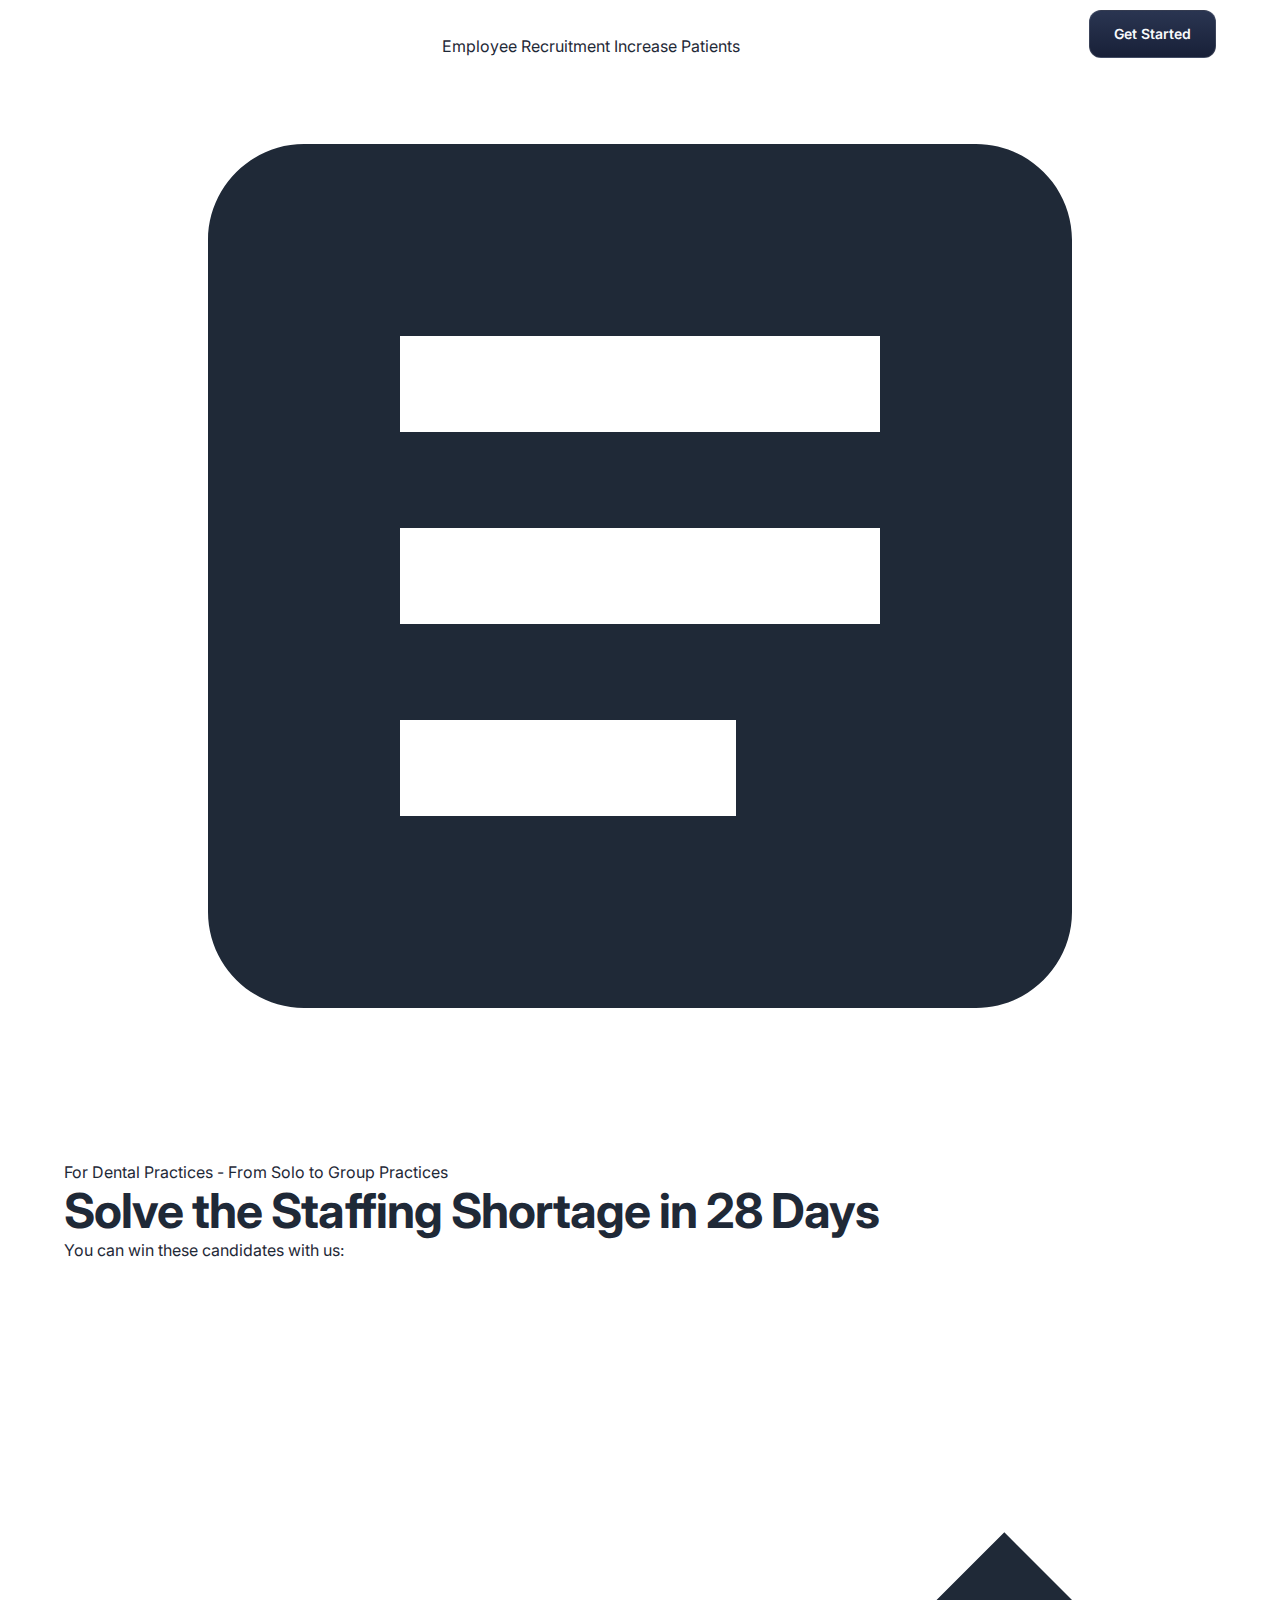
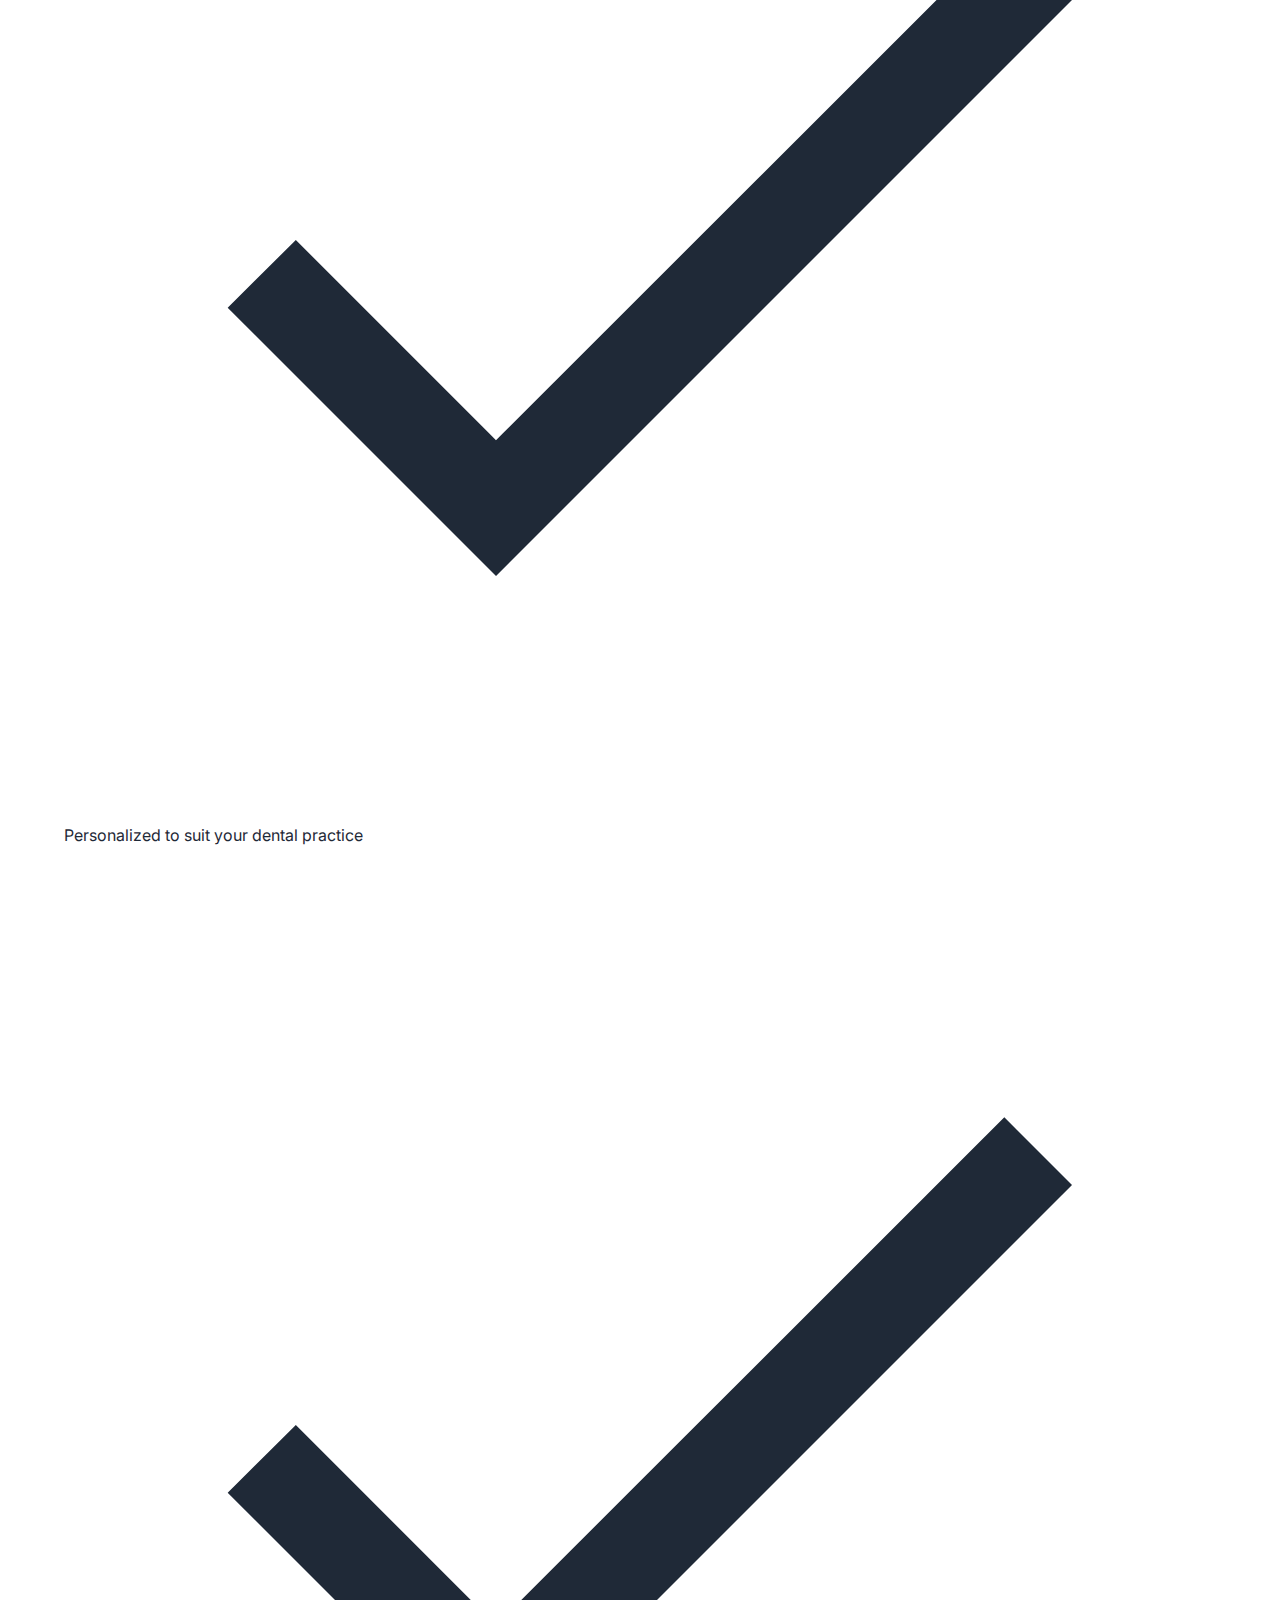
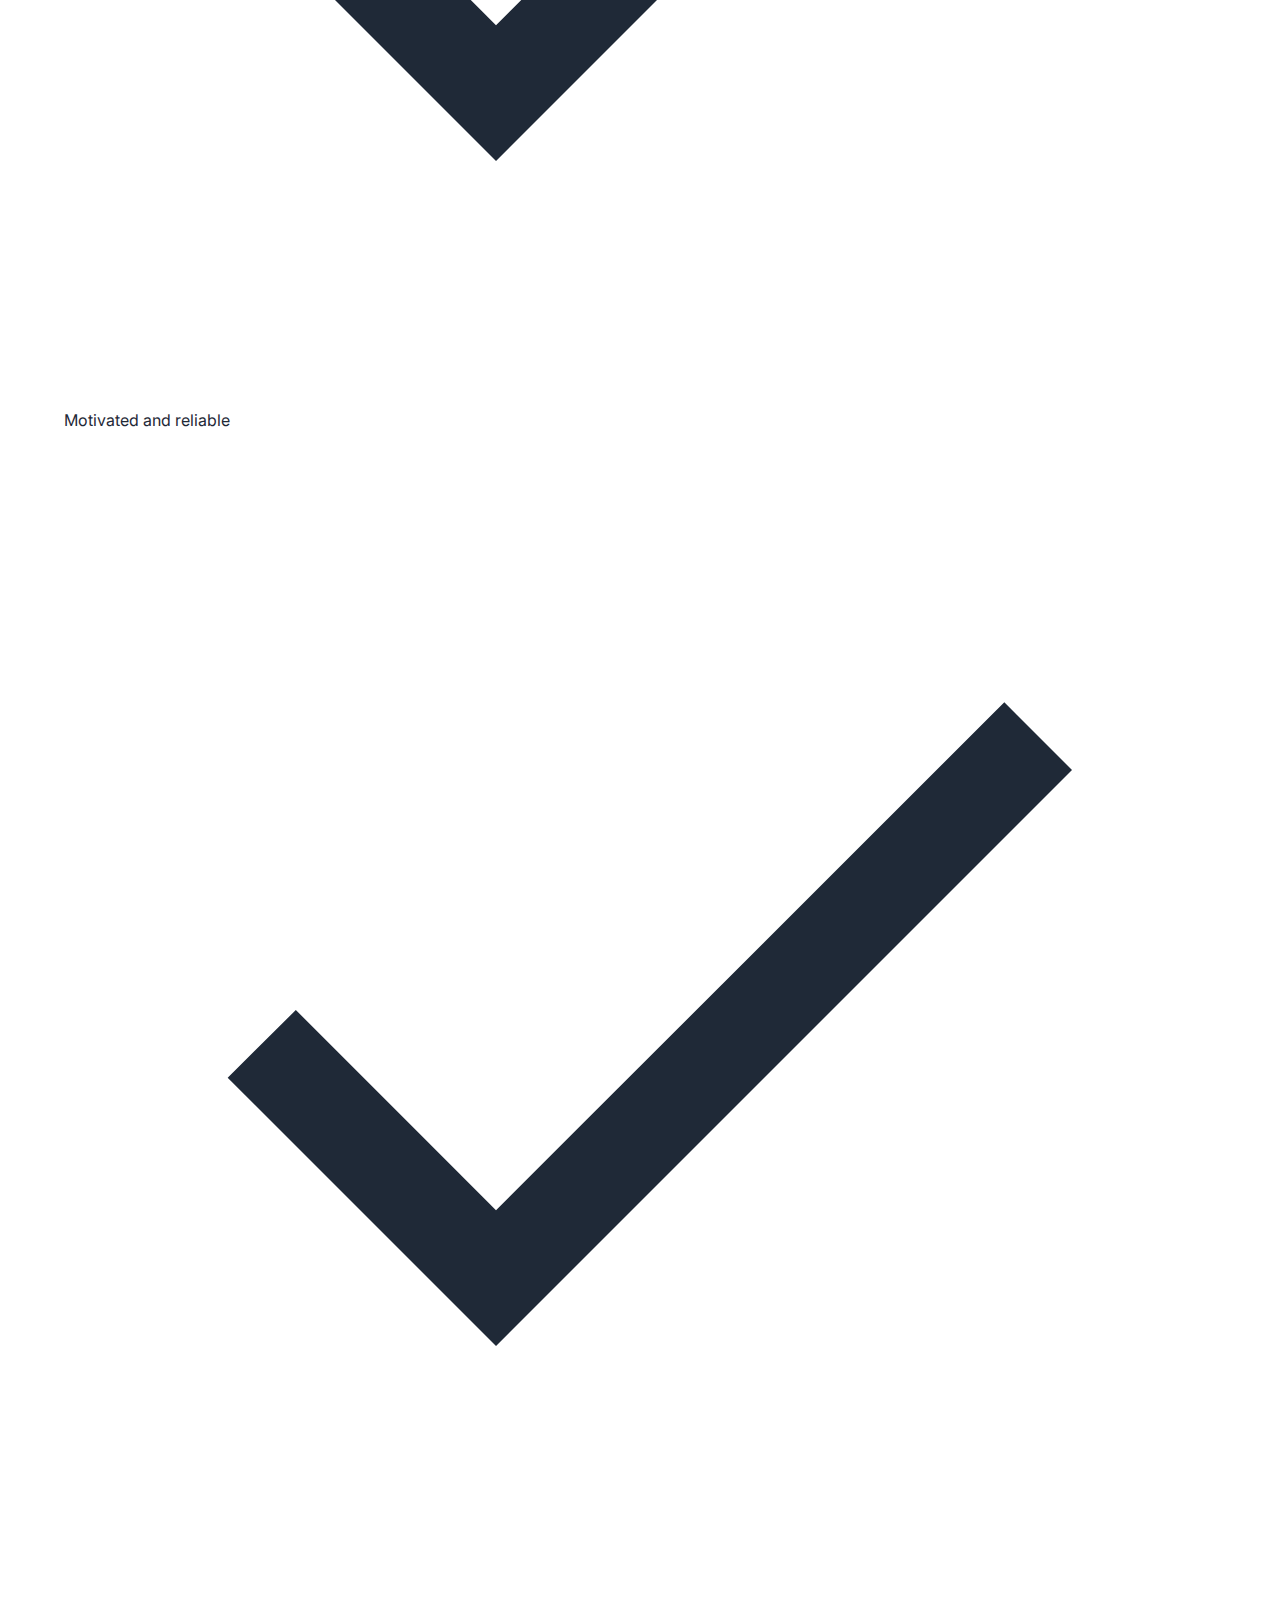
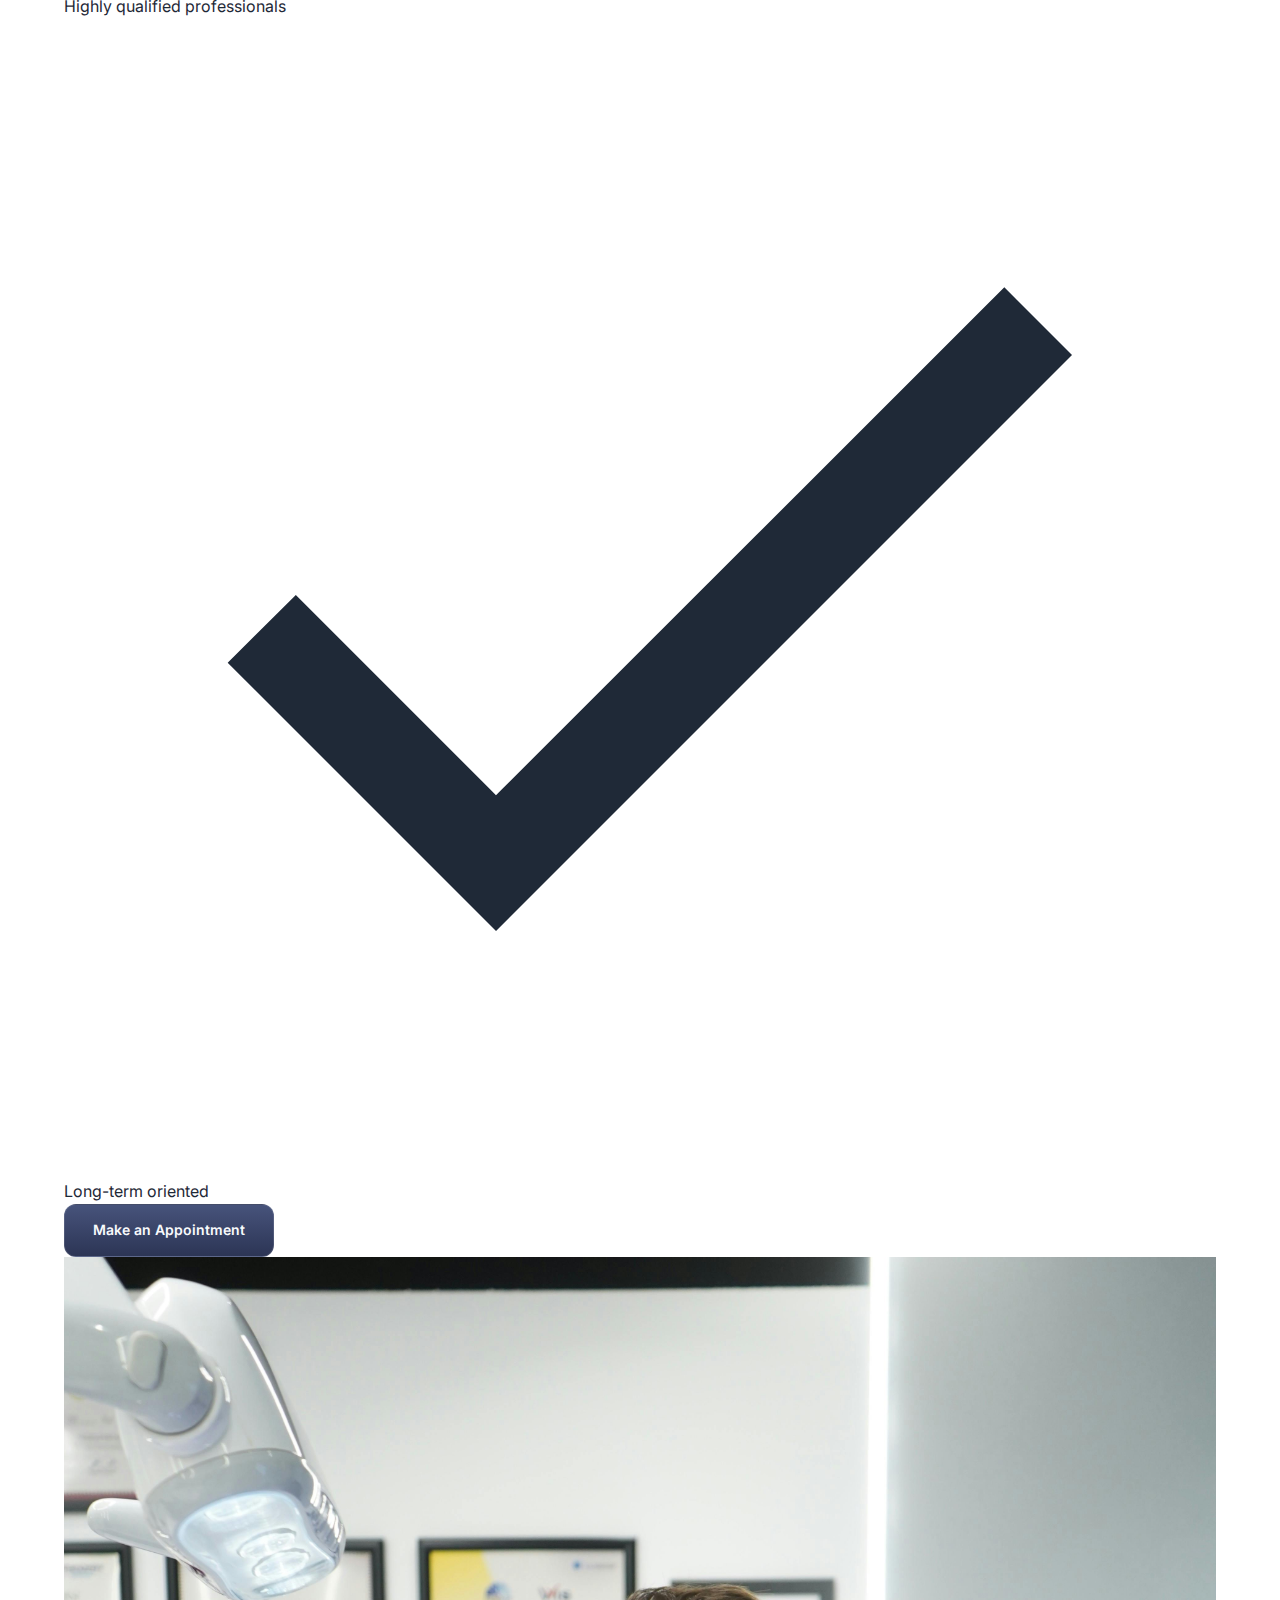
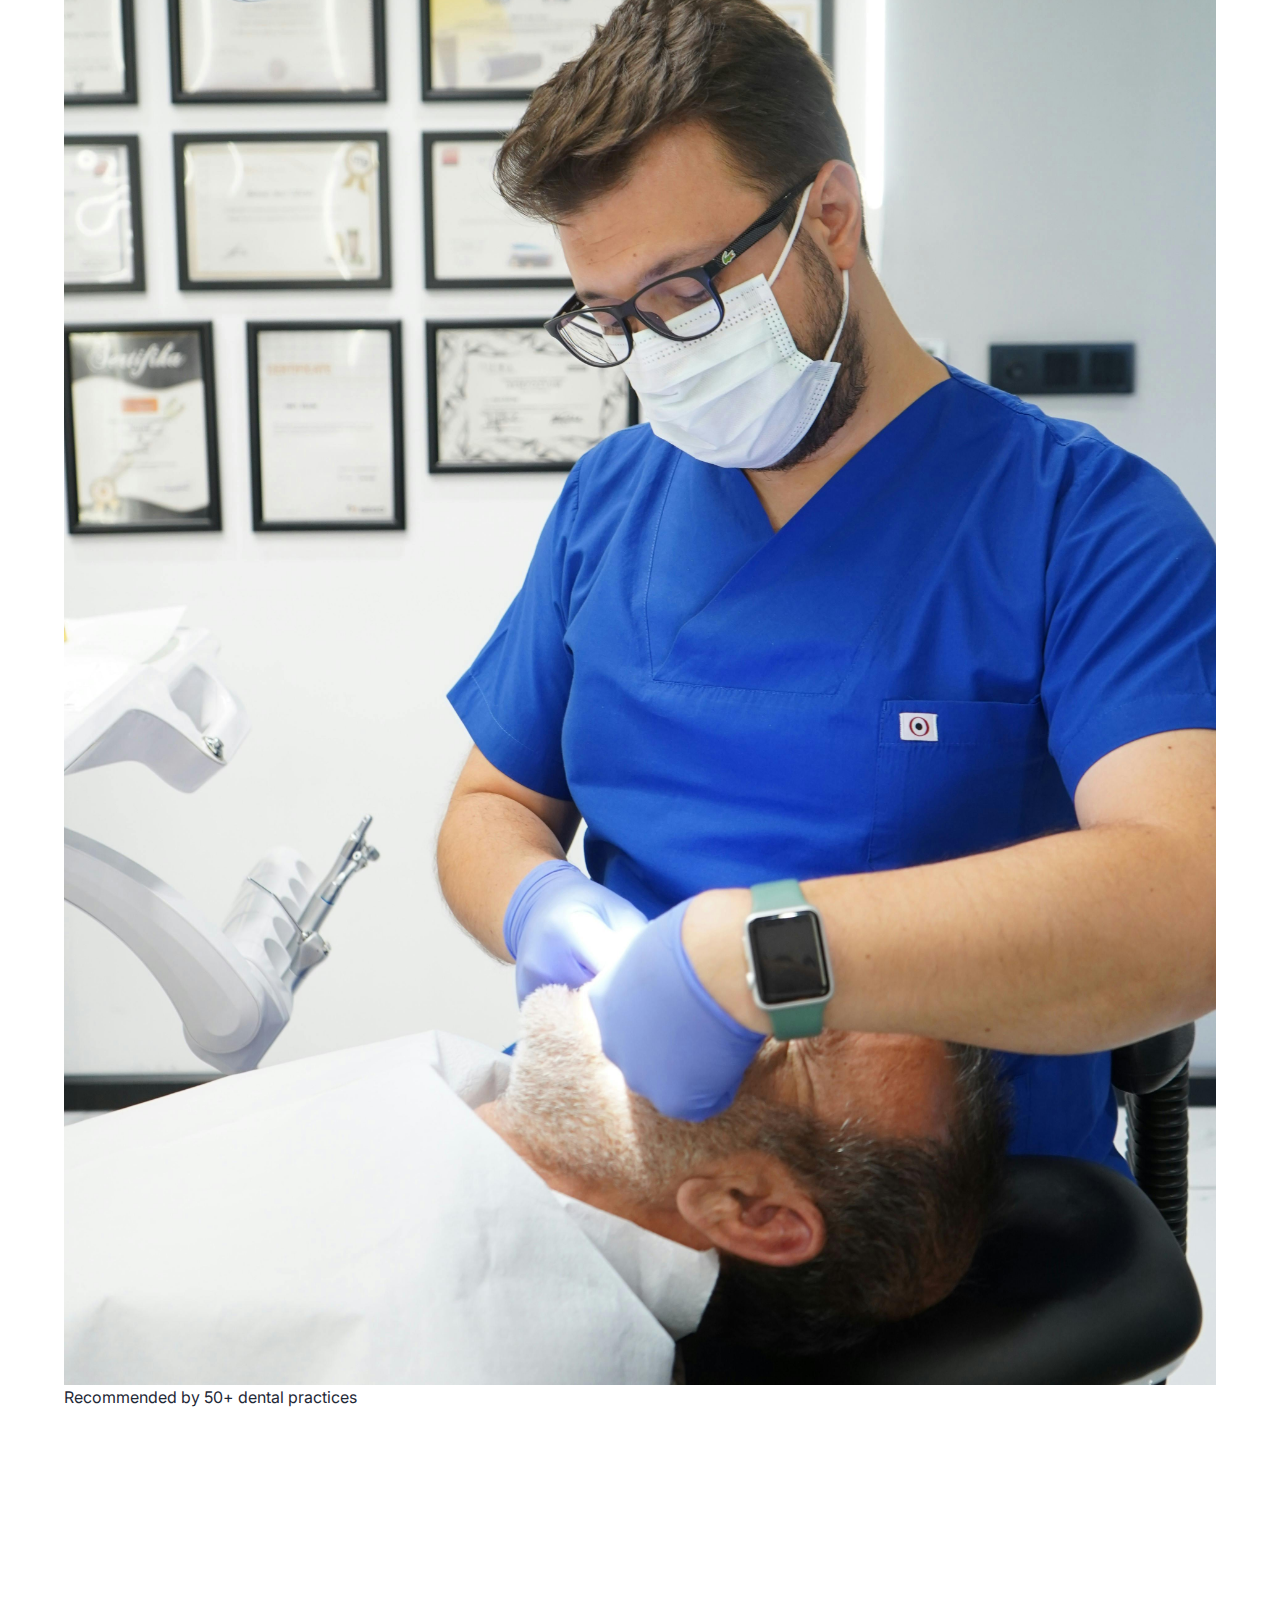
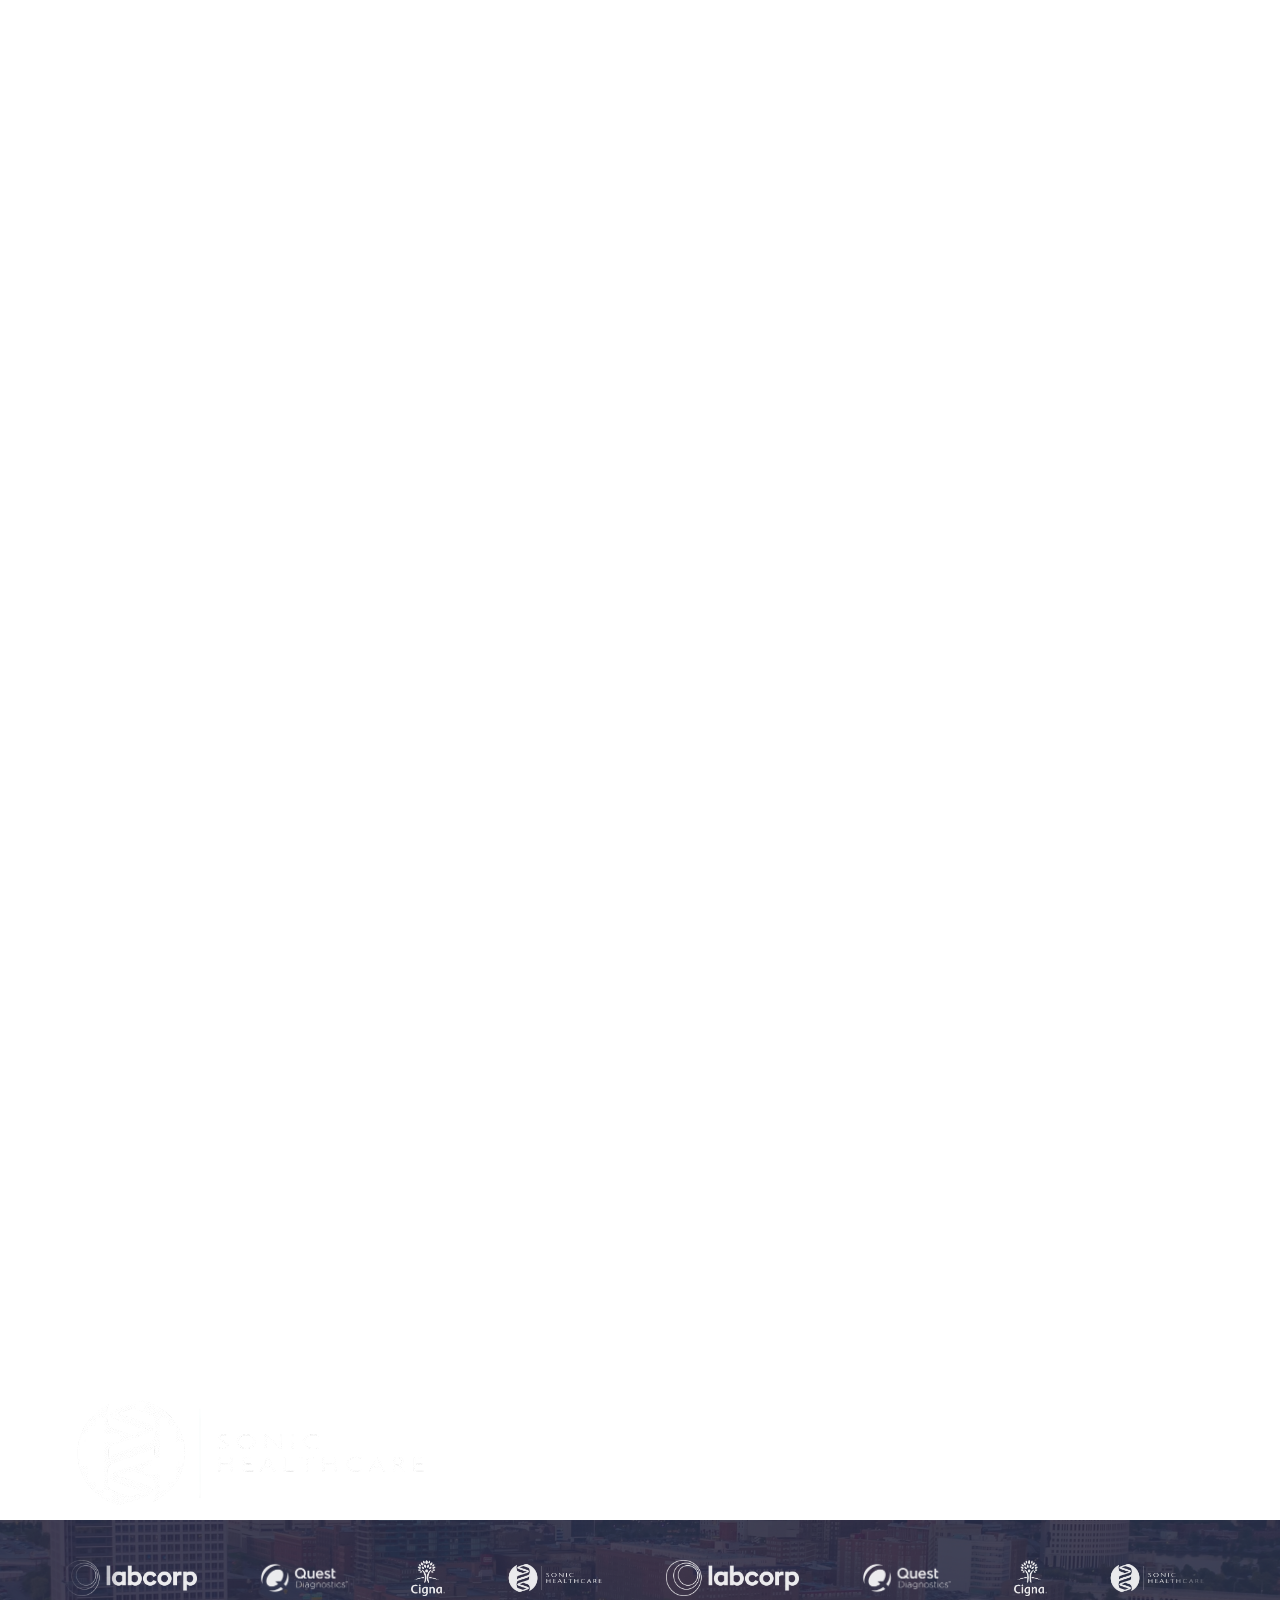
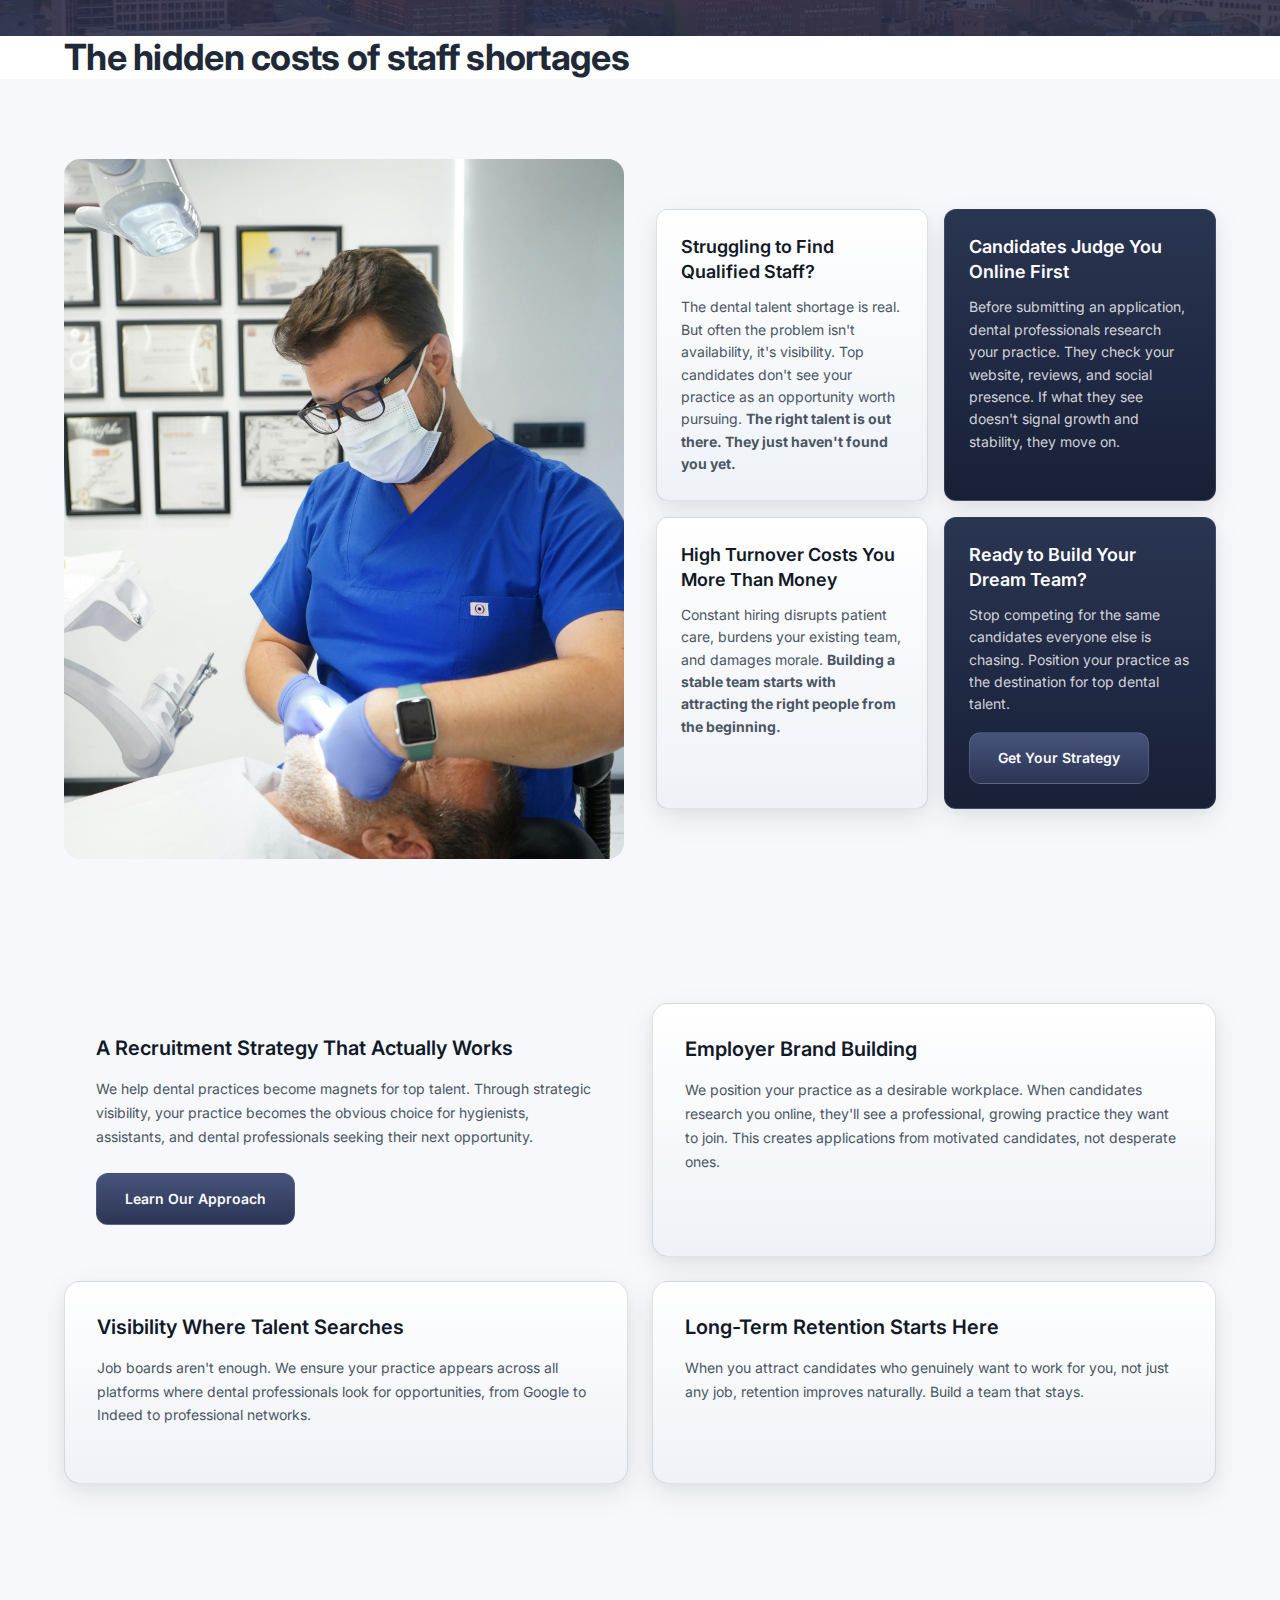
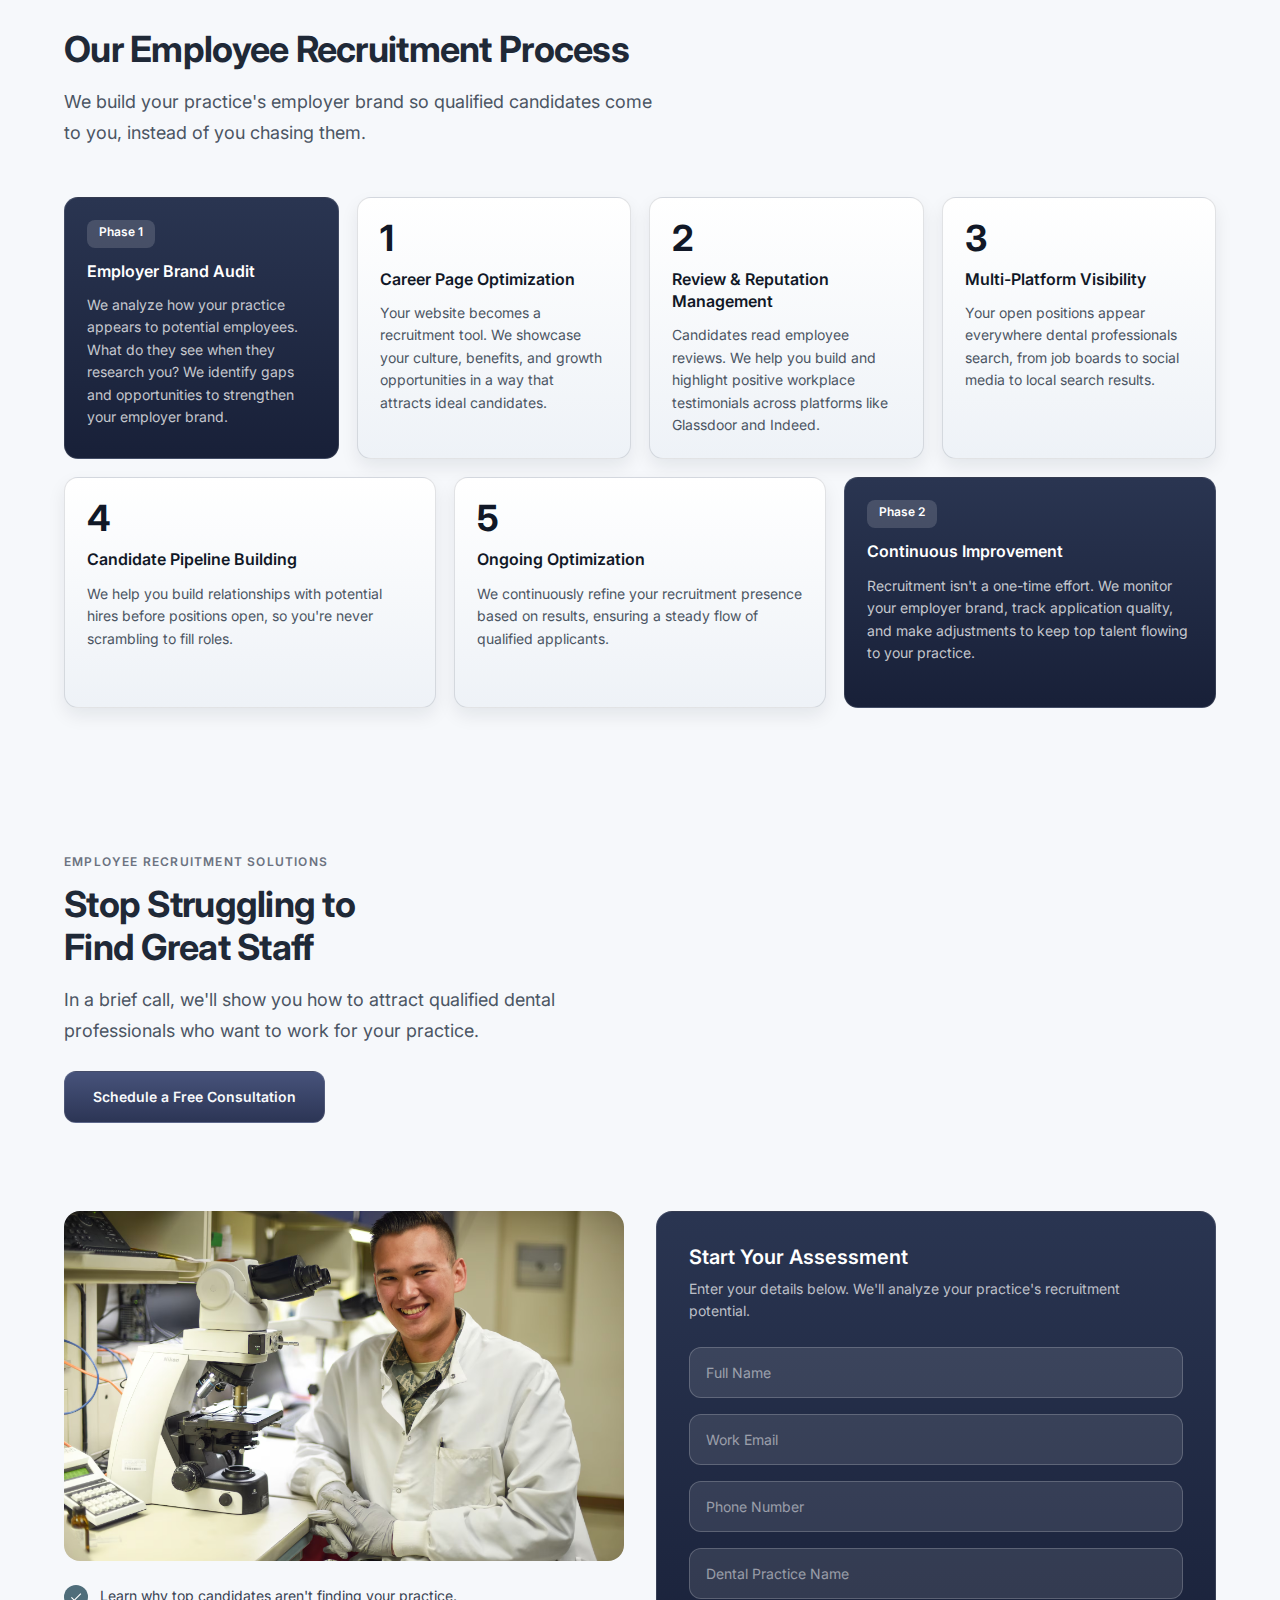
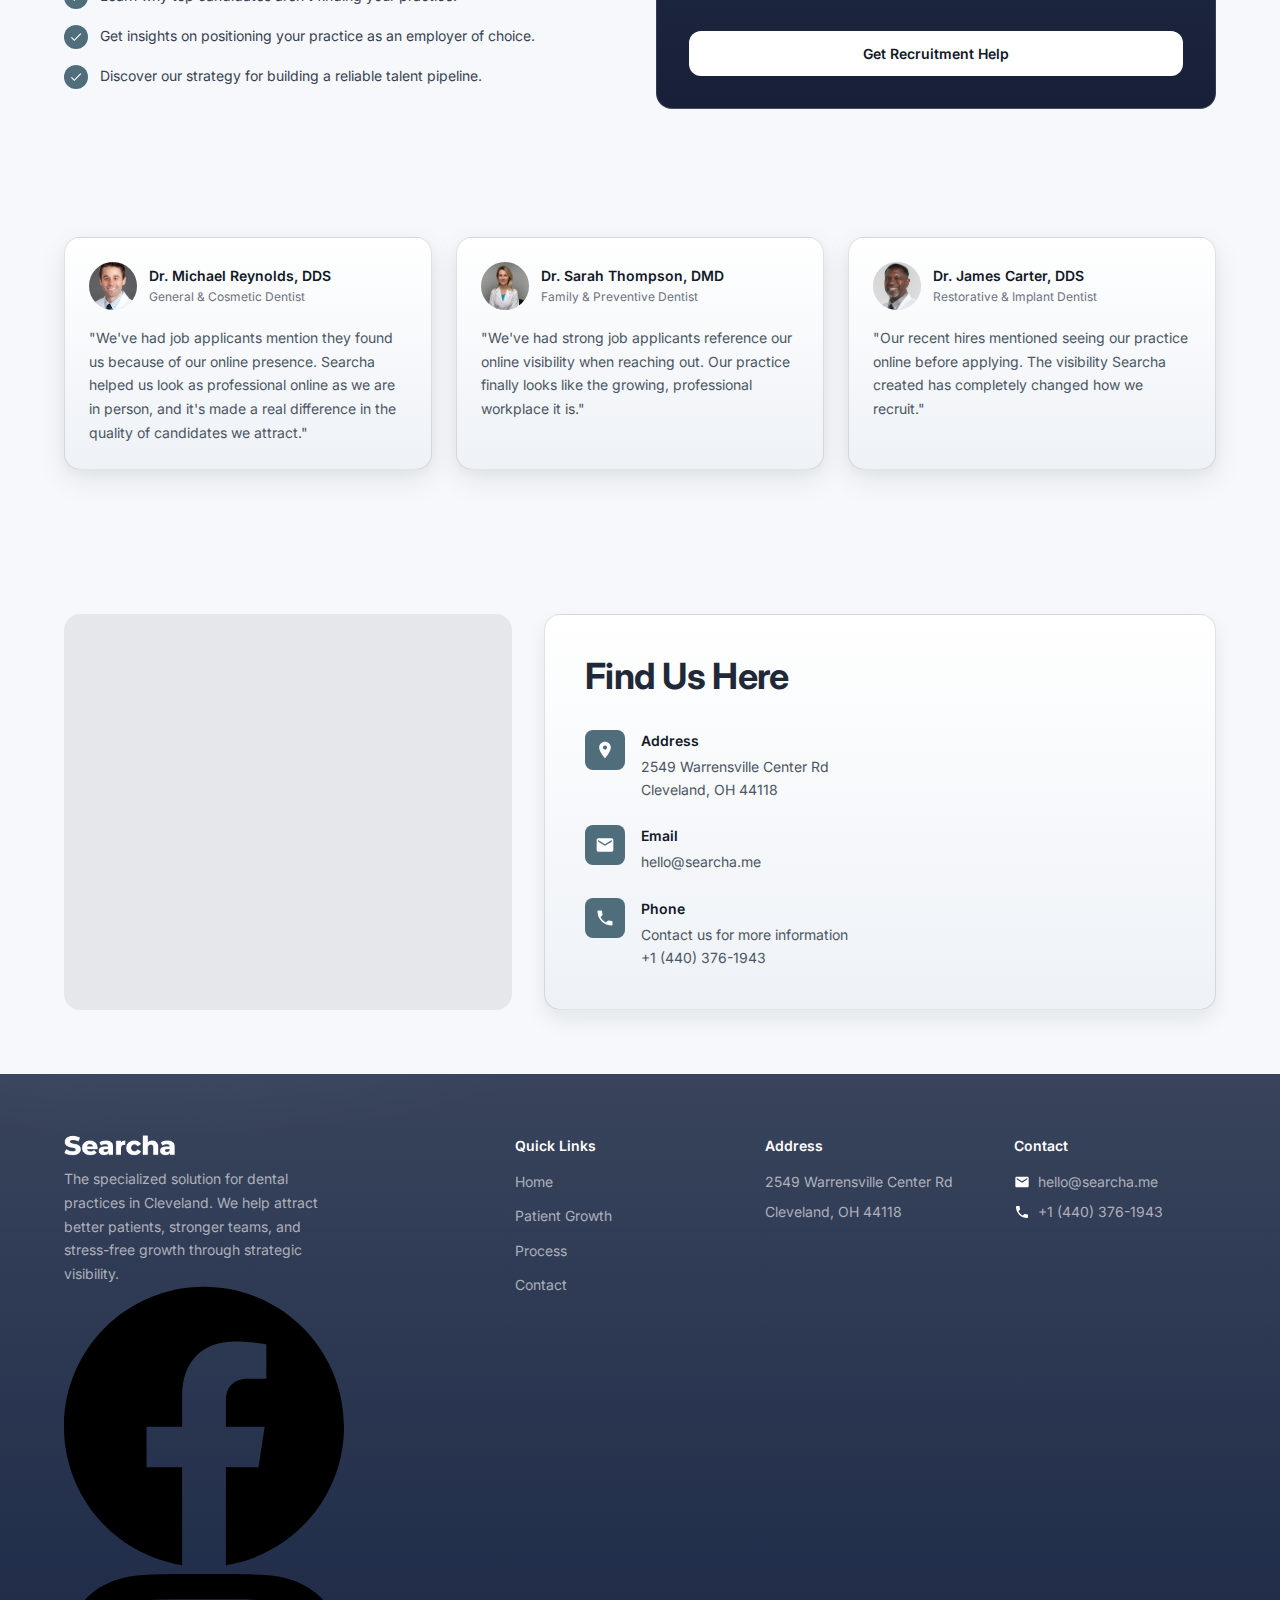
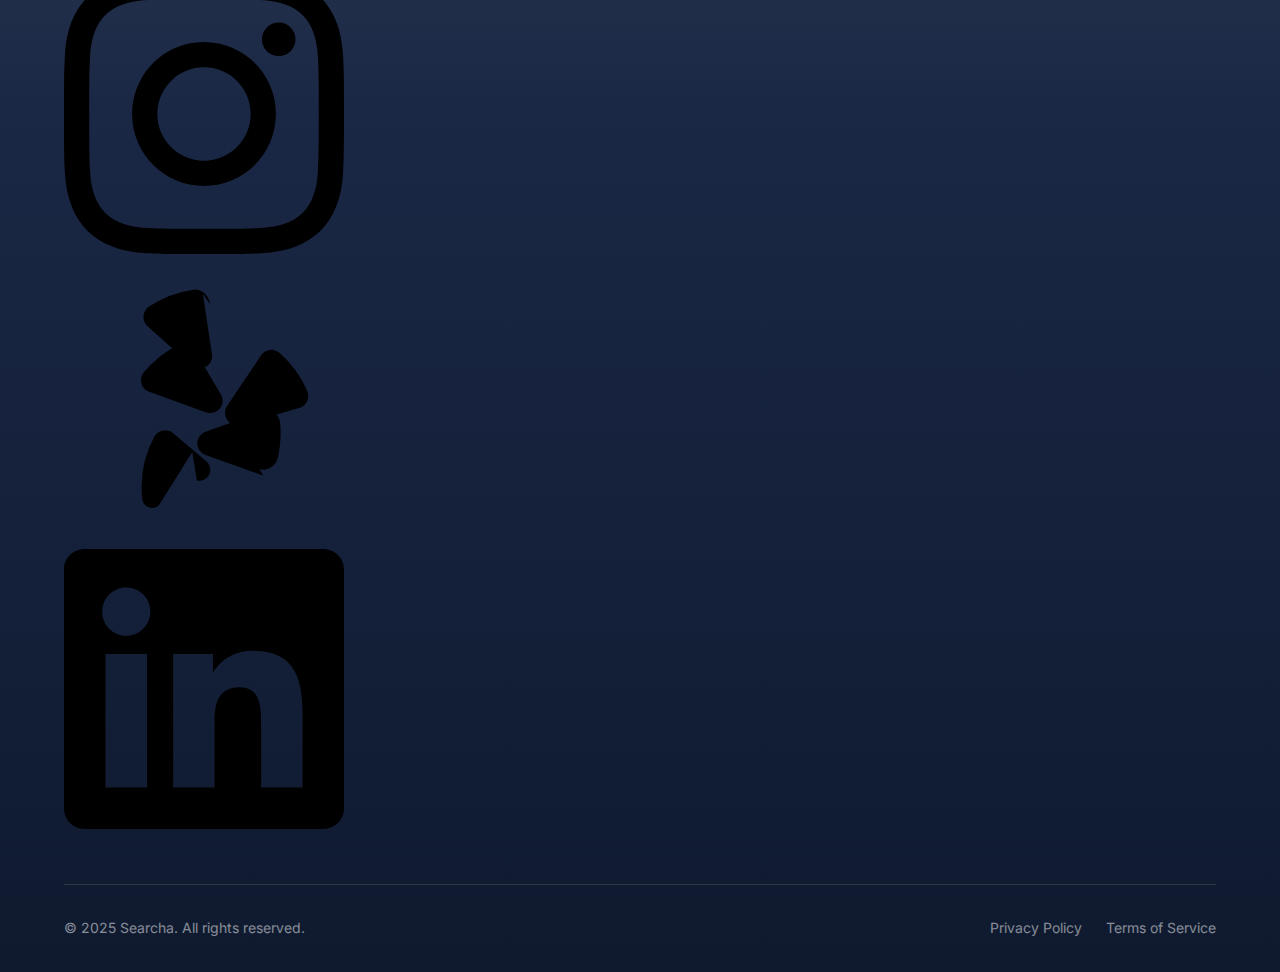
<file: employee-recruitment/index.html>
<!DOCTYPE html>
<html lang="en">
<head>
  <meta charset="UTF-8">
  <meta name="viewport" content="width=device-width, initial-scale=1.0">
  <title>Dental Employee Recruitment in Cleveland, OH | Searcha</title>
  <meta name="description" content="Attract top dental talent in Cleveland. Searcha helps dental practices recruit qualified hygienists, assistants, and staff through strategic visibility.">
  <link rel="icon" type="image/png" href="../reference/favicon.png">
  <link rel="preconnect" href="https://fonts.googleapis.com">
  <link rel="preconnect" href="https://fonts.gstatic.com" crossorigin>
  <link href="https://fonts.googleapis.com/css2?family=Inter:wght@400;500;600;700&display=swap" rel="stylesheet">
  <link rel="stylesheet" href="../styles.css">

<!-- Meta Pixel Code -->
<script>
!function(f,b,e,v,n,t,s)
{if(f.fbq)return;n=f.fbq=function(){n.callMethod?
n.callMethod.apply(n,arguments):n.queue.push(arguments)};
if(!f._fbq)f._fbq=n;n.push=n;n.loaded=!0;n.version='2.0';
n.queue=[];t=b.createElement(e);t.async=!0;
t.src=v;s=b.getElementsByTagName(e)[0];
s.parentNode.insertBefore(t,s)}(window, document,'script',
'https://connect.facebook.net/en_US/fbevents.js');
fbq('init', '25897314926561264');
fbq('track', 'PageView');
</script>
<noscript><img height="1" width="1" style="display:none"
src="https://www.facebook.com/tr?id=25897314926561264&ev=PageView&noscript=1"
/></noscript>
<!-- End Meta Pixel Code -->

<script src="https://analytics.ahrefs.com/analytics.js" data-key="s5ISuyBRrZsNFfx0SGeOMg" async></script>

</head>
<body class="employee-recruitment">

  <!-- Navigation -->
  <nav class="nav nav-light" id="nav">
    <div class="container nav-container">
      <a href="../" class="nav-logo"><img src="../reference/searcha_logo_black.png" alt="Searcha" height="120"></a>
      <div class="nav-links">
        <a href="/" class="nav-link">Home</a>
        <div class="nav-dropdown">
          <button class="nav-link nav-dropdown-toggle" type="button">Services</button>
          <div class="nav-dropdown-menu">
            <a href="../employee-recruitment/">Employee Recruitment</a>
            <a href="../increase-patients/">Increase Patients</a>
          </div>
        </div>
        <a href="../increase-patients/" class="nav-link">Patient Growth</a>
        <a href="#process" class="nav-link">Process</a>
        <a href="#contact" class="nav-link">Contact</a>
        <a href="#form" class="btn btn-primary nav-cta">Get Started</a>
      </div>
      <button class="nav-mobile-toggle" aria-label="Menu">
        <span></span>
        <span></span>
        <span></span>
      </button>
    </div>
  </nav>

  <!-- Hero Section - Light Split Layout -->
  <section class="hero-light" id="hero">
    <div class="container">
      <div class="hero-light-grid">
        <div class="hero-light-content">
          <p class="hero-light-eyebrow eyebrow-blue">
            <svg class="eyebrow-icon" viewBox="0 0 24 24" fill="currentColor"><path d="M19 3H5c-1.1 0-2 .9-2 2v14c0 1.1.9 2 2 2h14c1.1 0 2-.9 2-2V5c0-1.1-.9-2-2-2zm-5 14H7v-2h7v2zm3-4H7v-2h10v2zm0-4H7V7h10v2z"/></svg>
            For Dental Practices - From Solo to Group Practices
          </p>
          <h1 class="hero-light-title">
            Solve the Staffing Shortage in 28 Days
          </h1>
          <p class="hero-light-subtitle">You can win these candidates with us:</p>
          <ul class="hero-light-checklist">
            <li>
              <svg class="check-icon" viewBox="0 0 24 24" fill="currentColor"><path d="M9 16.17L4.83 12l-1.42 1.41L9 19 21 7l-1.41-1.41z"/></svg>
              Personalized to suit your dental practice
            </li>
            <li>
              <svg class="check-icon" viewBox="0 0 24 24" fill="currentColor"><path d="M9 16.17L4.83 12l-1.42 1.41L9 19 21 7l-1.41-1.41z"/></svg>
              Motivated and reliable
            </li>
            <li>
              <svg class="check-icon" viewBox="0 0 24 24" fill="currentColor"><path d="M9 16.17L4.83 12l-1.42 1.41L9 19 21 7l-1.41-1.41z"/></svg>
              Highly qualified professionals
            </li>
            <li>
              <svg class="check-icon" viewBox="0 0 24 24" fill="currentColor"><path d="M9 16.17L4.83 12l-1.42 1.41L9 19 21 7l-1.41-1.41z"/></svg>
              Long-term oriented
            </li>
          </ul>
          <a href="#form" class="btn btn-primary">
            Make an Appointment
            <svg class="btn-icon" viewBox="0 0 24 24" fill="currentColor"><path d="M16 11c1.66 0 2.99-1.34 2.99-3S17.66 5 16 5c-1.66 0-3 1.34-3 3s1.34 3 3 3zm-8 0c1.66 0 2.99-1.34 2.99-3S9.66 5 8 5C6.34 5 5 6.34 5 8s1.34 3 3 3zm0 2c-2.33 0-7 1.17-7 3.5V19h14v-2.5c0-2.33-4.67-3.5-7-3.5zm8 0c-.29 0-.62.02-.97.05 1.16.84 1.97 1.97 1.97 3.45V19h6v-2.5c0-2.33-4.67-3.5-7-3.5z"/></svg>
          </a>
        </div>
        <div class="hero-light-image">
          <img src="../reference/dentist1story.jpeg" alt="Dental team professionals">
        </div>
      </div>
    </div>
  </section>

  <!-- Trust Bar -->
  <section class="trust-bar">
    <div class="container">
      <p class="trust-bar-text">Recommended by 50+ dental practices</p>
      <div class="trust-bar-logos">
        <img src="../reference/labcorp.png" alt="Partner">
        <img src="../reference/quest.png" alt="Partner">
        <img src="../reference/Cigna.png" alt="Partner">
        <img src="../reference/sonichealth.png" alt="Partner" class="no-invert">
      </div>
    </div>
  </section>

  <!-- Logo Marquee Section -->
  <section class="logo-marquee-section employee-recruitment-marquee">
    <div class="logo-marquee-bg">
      <img src="../reference/Cleveland_Hero001.jpeg" alt="Cleveland skyline">
    </div>
    <div class="logo-marquee-overlay"></div>
    <div class="container">
      <div class="logo-marquee-wrapper">
        <div class="logo-marquee-track">
          <div class="logo-marquee-item">
            <img src="../reference/labcorp.png" alt="LabCorp">
          </div>
          <div class="logo-marquee-item">
            <img src="../reference/quest.png" alt="Quest Diagnostics">
          </div>
          <div class="logo-marquee-item">
            <img src="../reference/Cigna.png" alt="Cigna logo">
          </div>
          <div class="logo-marquee-item">
            <img src="../reference/sonichealth.png" alt="Sonic Healthcare" class="no-invert">
          </div>
          <div class="logo-marquee-item">
            <img src="../reference/labcorp.png" alt="LabCorp">
          </div>
          <div class="logo-marquee-item">
            <img src="../reference/quest.png" alt="Quest Diagnostics">
          </div>
          <div class="logo-marquee-item">
            <img src="../reference/Cigna.png" alt="Cigna logo">
          </div>
          <div class="logo-marquee-item">
            <img src="../reference/sonichealth.png" alt="Sonic Healthcare" class="no-invert">
          </div>
        </div>
      </div>
    </div>
  </section>

  <!-- Hidden Costs Section -->
  <section class="costs-header-section">
    <div class="container">
      <h2 class="costs-header-title">The <span>hidden costs</span> of staff shortages</h2>
    </div>
  </section>

  <!-- Problem Section -->
  <section class="problem-section" id="problems">
    <div class="container">
      <div class="problem-grid">
        <div class="problem-image">
          <img src="../reference/dentist1story.jpeg" alt="Dental professional">
        </div>
        <div class="problem-cards">
          <div class="problem-card">
            <h4 class="problem-card-title">Struggling to Find Qualified Staff?</h4>
            <p class="problem-card-text">The dental talent shortage is real. But often the problem isn't availability, it's visibility. Top candidates don't see your practice as an opportunity worth pursuing.
              <strong>The right talent is out there. They just haven't found you yet.</strong></p>
          </div>
          <div class="problem-card problem-card-accent">
            <h4 class="problem-card-title">Candidates Judge You Online First</h4>
            <p class="problem-card-text">
              Before submitting an application, dental professionals research your practice. They check your website, reviews, and social presence.
              If what they see doesn't signal growth and stability, they move on.</p>
          </div>
          <div class="problem-card">
            <h4 class="problem-card-title">High Turnover Costs You More Than Money</h4>
            <p class="problem-card-text">Constant hiring disrupts patient care, burdens your existing team, and damages morale.
              <strong>Building a stable team starts with attracting the right people from the beginning.</strong></p>
          </div>
          <div class="problem-card problem-card-accent">
            <h4 class="problem-card-title">Ready to Build Your Dream Team?</h4>
            <p class="problem-card-text">Stop competing for the same candidates everyone else is chasing. Position your practice as the destination for top dental talent.</p>
            <a href="#form" class="btn btn-primary" style="margin-top: 1rem;">Get Your Strategy</a>
          </div>
        </div>
      </div>
    </div>
  </section>

  <!-- Solution Section -->
  <section class="solution-section" id="solutions">
    <div class="container">
      <div class="solution-grid">
        <div class="solution-card solution-card-transparent">
          <h3 class="solution-card-title">A Recruitment Strategy That <span>Actually Works</span></h3>
          <p class="solution-card-text">We help dental practices become magnets for top talent. Through strategic visibility, your practice becomes the obvious choice for hygienists, assistants, and dental professionals seeking their next opportunity.</p>
          <a href="#form" class="btn btn-primary solution-card-cta">Learn Our Approach</a>
        </div>
        <div class="solution-card solution-card-gray">
          <h3 class="solution-card-title">Employer <span>Brand Building</span></h3>
          <p class="solution-card-text">We position your practice as a desirable workplace. When candidates research you online, they'll see a professional, growing practice they want to join.

This creates applications from motivated candidates, not desperate ones.</p>
        </div>
        <div class="solution-card solution-card-gray">
          <h3 class="solution-card-title">Visibility Where <span>Talent Searches</span></h3>
          <p class="solution-card-text">Job boards aren't enough. We ensure your practice appears across all platforms where dental professionals look for opportunities, from Google to Indeed to professional networks.</p>
        </div>
        <div class="solution-card solution-card-gray">
          <h3 class="solution-card-title">Long-Term Retention Starts Here</h3>
          <p class="solution-card-text">When you attract candidates who genuinely want to work for you, not just any job, retention improves naturally. Build a team that stays.</p>
        </div>
      </div>
    </div>
  </section>

  <!-- Process Section -->
  <section class="process-section" id="process">
    <div class="container">
      <div class="process-header">
        <h2 class="h2">Our Employee Recruitment Process</h2>
        <p class="lead">We build your practice's employer brand so qualified candidates come to you, instead of you chasing them.</p>
      </div>
      <div class="process-grid">
        <div class="process-card process-card-dark">
          <span class="process-card-label">Phase 1</span>
          <h4 class="process-card-title">Employer Brand Audit</h4>
          <p class="process-card-text">We analyze how your practice appears to potential employees. What do they see when they research you? We identify gaps and opportunities to strengthen your employer brand.</p>
        </div>
        <div class="process-card process-card-white">
          <div class="process-card-number">1</div>
          <h4 class="process-card-title">Career Page Optimization</h4>
          <p class="process-card-text">Your website becomes a recruitment tool. We showcase your culture, benefits, and growth opportunities in a way that attracts ideal candidates.</p>
        </div>
        <div class="process-card process-card-white">
          <div class="process-card-number">2</div>
          <h4 class="process-card-title">Review & Reputation Management</h4>
          <p class="process-card-text">Candidates read employee reviews. We help you build and highlight positive workplace testimonials across platforms like Glassdoor and Indeed.</p>
        </div>
        <div class="process-card process-card-white">
          <div class="process-card-number">3</div>
          <h4 class="process-card-title">Multi-Platform Visibility</h4>
          <p class="process-card-text">Your open positions appear everywhere dental professionals search, from job boards to social media to local search results.</p>
        </div>
        <div class="process-card process-card-white">
          <div class="process-card-number">4</div>
          <h4 class="process-card-title">Candidate Pipeline Building</h4>
          <p class="process-card-text">We help you build relationships with potential hires before positions open, so you're never scrambling to fill roles.</p>
        </div>
        <div class="process-card process-card-white">
          <div class="process-card-number">5</div>
          <h4 class="process-card-title">Ongoing Optimization</h4>
          <p class="process-card-text">We continuously refine your recruitment presence based on results, ensuring a steady flow of qualified applicants.</p>
        </div>
        <div class="process-card process-card-dark">
          <span class="process-card-label">Phase 2</span>
          <h4 class="process-card-title">Continuous Improvement</h4>
          <p class="process-card-text">Recruitment isn't a one-time effort. We monitor your employer brand, track application quality, and make adjustments to keep top talent flowing to your practice.</p>
        </div>
      </div>
    </div>
  </section>

  <!-- Lead Form Section -->
  <section class="form-section" id="form">
    <div class="container">
      <div class="form-header">
        <p class="eyebrow">Employee Recruitment Solutions</p>
        <h2 class="h2">Stop Struggling to<br>Find Great Staff</h2>
        <p class="lead">In a brief call, we'll show you how to attract qualified dental professionals who want to work for your practice.</p>
        <a href="#form" class="btn btn-primary btn-lg">Schedule a Free Consultation</a>
      </div>
    </div>
    <div class="form-content-wrapper">
      <div class="container">
        <div class="form-grid">
          <div class="form-image-side">
            <div class="form-image-wrapper">
              <img src="../reference/labcase2.jpeg" alt="Searcha team">
            </div>
            <div class="form-features">
              <div class="form-feature">
                <div class="form-feature-icon">
                  <svg viewBox="0 0 24 24"><path d="M9 16.17L4.83 12l-1.42 1.41L9 19 21 7l-1.41-1.41z"/></svg>
                </div>
                <span class="form-feature-text">Learn why top candidates aren't finding your practice.</span>
              </div>
              <div class="form-feature">
                <div class="form-feature-icon">
                  <svg viewBox="0 0 24 24"><path d="M9 16.17L4.83 12l-1.42 1.41L9 19 21 7l-1.41-1.41z"/></svg>
                </div>
                <span class="form-feature-text">Get insights on positioning your practice as an employer of choice.</span>
              </div>
              <div class="form-feature">
                <div class="form-feature-icon">
                  <svg viewBox="0 0 24 24"><path d="M9 16.17L4.83 12l-1.42 1.41L9 19 21 7l-1.41-1.41z"/></svg>
                </div>
                <span class="form-feature-text">Discover our strategy for building a reliable talent pipeline.</span>
              </div>
            </div>
          </div>
          <div class="form-card">
            <h3 class="form-card-title">Start Your <span>Assessment</span></h3>
            <p class="form-card-subtitle">Enter your details below. We'll analyze your practice's recruitment potential.</p>
            <form action="https://formspree.io/f/xqearqgb" method="POST">
              <input type="hidden" name="_subject" value="Employee Recruitment Inquiry - Searcha Website">
              <input type="hidden" name="inquiry_type" value="Employee Recruitment">
              <div class="form-group">
                <input type="text" name="name" class="form-input" placeholder="Full Name" required>
              </div>
              <div class="form-group">
                <input type="email" name="email" class="form-input" placeholder="Work Email" required>
              </div>
              <div class="form-group">
                <input type="tel" name="phone" class="form-input" placeholder="Phone Number" required>
              </div>
              <div class="form-group">
                <input type="text" name="dental_practice" class="form-input" placeholder="Dental Practice Name" required>
              </div>
              <button type="submit" class="form-submit">Get Recruitment Help</button>
            </form>
          </div>
        </div>
      </div>
    </div>
  </section>

  <!-- Testimonials Section -->
  <section class="testimonials-section" id="testimonials">
    <div class="container">
      <div class="testimonials-grid">
        <div class="testimonial-card">
          <div class="testimonial-header">
            <img class="testimonial-avatar" src="../reference/drreynolds.png" alt="Dr. Michael Reynolds">
            <div>
              <div class="testimonial-author-name">Dr. Michael Reynolds, DDS</div>
              <div class="testimonial-author-role">General & Cosmetic Dentist</div>
            </div>
          </div>
          <p class="testimonial-text">"We've had job applicants mention they found us because of our online presence. Searcha helped us look as professional online as we are in person, and it's made a real difference in the quality of candidates we attract."</p>
        </div>
        <div class="testimonial-card">
          <div class="testimonial-header">
            <img class="testimonial-avatar" src="../reference/drsarah.jpg" alt="Dr. Sarah Thompson">
            <div>
              <div class="testimonial-author-name">Dr. Sarah Thompson, DMD</div>
              <div class="testimonial-author-role">Family & Preventive Dentist</div>
            </div>
          </div>
          <p class="testimonial-text">"We've had strong job applicants reference our online visibility when reaching out. Our practice finally looks like the growing, professional workplace it is."</p>
        </div>
        <div class="testimonial-card">
          <div class="testimonial-header">
            <img class="testimonial-avatar" src="../reference/drjames.jpg" alt="Dr. James Carter">
            <div>
              <div class="testimonial-author-name">Dr. James Carter, DDS</div>
              <div class="testimonial-author-role">Restorative & Implant Dentist</div>
            </div>
          </div>
          <p class="testimonial-text">"Our recent hires mentioned seeing our practice online before applying. The visibility Searcha created has completely changed how we recruit."</p>
        </div>
      </div>
    </div>
  </section>

  <!-- Contact/Map Section -->
  <section class="contact-section" id="contact">
    <div class="container">
      <div class="contact-grid">
        <div class="contact-map">
          <iframe
            title="Google Map - 2549 Warrensville Center Rd"
            src="https://www.google.com/maps?q=2549%20Warrensville%20Center%20Rd&output=embed"
            loading="lazy"
            referrerpolicy="no-referrer-when-downgrade"
            allowfullscreen
          ></iframe>
        </div>
        <div class="contact-info">
          <h2 class="h2">Find Us Here</h2>
          <div class="contact-item">
            <a class="contact-item-icon" href="https://www.google.com/maps?q=2549%20Warrensville%20Center%20Rd" target="_blank" rel="noopener noreferrer" aria-label="Open address in Google Maps">
              <svg viewBox="0 0 24 24"><path d="M12 2C8.13 2 5 5.13 5 9c0 5.25 7 13 7 13s7-7.75 7-13c0-3.87-3.13-7-7-7zm0 9.5c-1.38 0-2.5-1.12-2.5-2.5s1.12-2.5 2.5-2.5 2.5 1.12 2.5 2.5-1.12 2.5-2.5 2.5z"/></svg>
            </a>
            <div>
              <div class="contact-item-label">Address</div>
              <div class="contact-item-value">2549 Warrensville Center Rd<br>Cleveland, OH 44118</div>
            </div>
          </div>
          <div class="contact-item">
            <a class="contact-item-icon" href="mailto:hello@searcha.me" aria-label="Email hello@searcha.me">
              <svg viewBox="0 0 24 24"><path d="M20 4H4c-1.1 0-1.99.9-1.99 2L2 18c0 1.1.9 2 2 2h16c1.1 0 2-.9 2-2V6c0-1.1-.9-2-2-2zm0 4l-8 5-8-5V6l8 5 8-5v2z"/></svg>
            </a>
            <div>
              <div class="contact-item-label">Email</div>
              <div class="contact-item-value">hello@searcha.me</div>
            </div>
          </div>
          <div class="contact-item">
            <a class="contact-item-icon" href="tel:+14403761943" aria-label="Call +1 (440) 376-1943">
              <svg viewBox="0 0 24 24"><path d="M6.62 10.79c1.44 2.83 3.76 5.14 6.59 6.59l2.2-2.2c.27-.27.67-.36 1.02-.24 1.12.37 2.33.57 3.57.57.55 0 1 .45 1 1V20c0 .55-.45 1-1 1-9.39 0-17-7.61-17-17 0-.55.45-1 1-1h3.5c.55 0 1 .45 1 1 0 1.25.2 2.45.57 3.57.11.35.03.74-.25 1.02l-2.2 2.2z"/></svg>
            </a>
            <div>
              <div class="contact-item-label">Phone</div>
              <div class="contact-item-value">Contact us for more information</div>
              <div class="contact-item-value">+1 (440) 376-1943</div>
            </div>
          </div>
        </div>
      </div>
    </div>
  </section>

  <!-- Footer -->
  <footer class="footer footer-gradient">
    <div class="container">
      <div class="footer-grid">
        <div class="footer-brand">
          <div class="footer-logo"><img src="../reference/searcha_logo.png" alt="Searcha" height="60"></div>
          <p class="footer-description">The specialized solution for dental practices in Cleveland. We help attract better patients, stronger teams, and stress-free growth through strategic visibility.</p>
          <div class="footer-social">
            <a href="https://www.facebook.com/profile.php?id=61586578173523" target="_blank" rel="noopener noreferrer" class="social-link" aria-label="Facebook">
              <svg viewBox="0 0 24 24"><path d="M24 12.073c0-6.627-5.373-12-12-12s-12 5.373-12 12c0 5.99 4.388 10.954 10.125 11.854v-8.385H7.078v-3.47h3.047V9.43c0-3.007 1.792-4.669 4.533-4.669 1.312 0 2.686.235 2.686.235v2.953H15.83c-1.491 0-1.956.925-1.956 1.874v2.25h3.328l-.532 3.47h-2.796v8.385C19.612 23.027 24 18.062 24 12.073z"/></svg>
            </a>
            <a href="https://www.instagram.com/searcha.me/" target="_blank" rel="noopener noreferrer" class="social-link" aria-label="Instagram">
              <svg viewBox="0 0 24 24"><path d="M12 2.163c3.204 0 3.584.012 4.85.07 3.252.148 4.771 1.691 4.919 4.919.058 1.265.069 1.645.069 4.849 0 3.205-.012 3.584-.069 4.849-.149 3.225-1.664 4.771-4.919 4.919-1.266.058-1.644.07-4.85.07-3.204 0-3.584-.012-4.849-.07-3.26-.149-4.771-1.699-4.919-4.92-.058-1.265-.07-1.644-.07-4.849 0-3.204.013-3.583.07-4.849.149-3.227 1.664-4.771 4.919-4.919 1.266-.057 1.645-.069 4.849-.069zm0-2.163c-3.259 0-3.667.014-4.947.072-4.358.2-6.78 2.618-6.98 6.98-.059 1.281-.073 1.689-.073 4.948 0 3.259.014 3.668.072 4.948.2 4.358 2.618 6.78 6.98 6.98 1.281.058 1.689.072 4.948.072 3.259 0 3.668-.014 4.948-.072 4.354-.2 6.782-2.618 6.979-6.98.059-1.28.073-1.689.073-4.948 0-3.259-.014-3.667-.072-4.947-.196-4.354-2.617-6.78-6.979-6.98-1.281-.059-1.69-.073-4.949-.073zm0 5.838c-3.403 0-6.162 2.759-6.162 6.162s2.759 6.163 6.162 6.163 6.162-2.759 6.162-6.163c0-3.403-2.759-6.162-6.162-6.162zm0 10.162c-2.209 0-4-1.79-4-4 0-2.209 1.791-4 4-4s4 1.791 4 4c0 2.21-1.791 4-4 4zm6.406-11.845c-.796 0-1.441.645-1.441 1.44s.645 1.44 1.441 1.44c.795 0 1.439-.645 1.439-1.44s-.644-1.44-1.439-1.44z"/></svg>
            </a>
            <a href="https://www.yelp.com/biz/searcha-cleveland?osq=Searcha+Dental+Marketing" target="_blank" rel="noopener noreferrer" class="social-link" aria-label="Yelp">
              <svg viewBox="0 0 24 24"><path d="M20.16 12.594l-4.995 1.433c-.96.276-1.74-.8-1.176-1.63l2.905-4.308a1.072 1.072 0 0 1 1.596-.206 9.194 9.194 0 0 1 2.364 3.252 1.073 1.073 0 0 1-.694 1.459zm-3.087 5.79l-4.932-1.758c-.947-.338-.947-1.656 0-1.994l4.932-1.758c.67-.239 1.39.258 1.456.982.09.993.025 2.023-.2 3.017-.162.714-.888 1.155-1.579.98zm-6.078-2.013l-2.761 4.409c-.42.67-1.428.423-1.528-.374a9.157 9.157 0 0 1 1.08-5.422 1.072 1.072 0 0 1 1.595-.206l2.79 2.363c.769.652.232 1.855-.775 1.686zm-.17-9.39l2.623 4.47c.504.859-.365 1.863-1.313 1.516l-4.878-1.787c-.67-.246-.871-1.106-.399-1.661a9.19 9.19 0 0 1 2.987-2.368c.626-.338 1.392.044 1.595.684zm1.082-4.15l.778 5.19c.15.998-1.058 1.577-1.825.875L7.16 5.596a1.072 1.072 0 0 1 .134-1.69 9.153 9.153 0 0 1 3.776-1.452c.722-.097 1.354.51 1.458 1.228z"/></svg>
            </a>
            <a href="https://linkedin.com/company/searcha-me" target="_blank" rel="noopener noreferrer" class="social-link" aria-label="LinkedIn">
              <svg viewBox="0 0 24 24"><path d="M20.447 20.452h-3.554v-5.569c0-1.328-.027-3.037-1.852-3.037-1.853 0-2.136 1.445-2.136 2.939v5.667H9.351V9h3.414v1.561h.046c.477-.9 1.637-1.85 3.37-1.85 3.601 0 4.267 2.37 4.267 5.455v6.286zM5.337 7.433c-1.144 0-2.063-.926-2.063-2.065 0-1.138.92-2.063 2.063-2.063 1.14 0 2.064.925 2.064 2.063 0 1.139-.925 2.065-2.064 2.065zm1.782 13.019H3.555V9h3.564v11.452zM22.225 0H1.771C.792 0 0 .774 0 1.729v20.542C0 23.227.792 24 1.771 24h20.451C23.2 24 24 23.227 24 22.271V1.729C24 .774 23.2 0 22.222 0h.003z"/></svg>
            </a>
          </div>
        </div>
        <div class="footer-column">
          <h4 class="footer-column-title">Quick Links</h4>
          <div class="footer-links">
            <a href="/" class="footer-link">Home</a>
            <a href="../increase-patients/" class="footer-link">Patient Growth</a>
            <a href="#process" class="footer-link">Process</a>
            <a href="#contact" class="footer-link">Contact</a>
          </div>
        </div>
        <div class="footer-column">
          <h4 class="footer-column-title">Address</h4>
          <p class="footer-contact-item">2549 Warrensville Center Rd</p>
          <p class="footer-contact-item">Cleveland, OH 44118</p>
        </div>
        <div class="footer-column">
          <h4 class="footer-column-title">Contact</h4>
          <div class="footer-contact-item">
            <svg viewBox="0 0 24 24"><path d="M20 4H4c-1.1 0-1.99.9-1.99 2L2 18c0 1.1.9 2 2 2h16c1.1 0 2-.9 2-2V6c0-1.1-.9-2-2-2zm0 4l-8 5-8-5V6l8 5 8-5v2z"/></svg>
            hello@searcha.me
          </div>
          <div class="footer-contact-item">
            <svg viewBox="0 0 24 24"><path d="M6.62 10.79c1.44 2.83 3.76 5.14 6.59 6.59l2.2-2.2c.27-.27.67-.36 1.02-.24 1.12.37 2.33.57 3.57.57.55 0 1 .45 1 1V20c0 .55-.45 1-1 1-9.39 0-17-7.61-17-17 0-.55.45-1 1-1h3.5c.55 0 1 .45 1 1 0 1.25.2 2.45.57 3.57.11.35.03.74-.25 1.02l-2.2 2.2z"/></svg>
            +1 (440) 376-1943
          </div>
        </div>
      </div>
      <div class="footer-bottom">
        <p class="footer-copyright">&copy; 2025 Searcha. All rights reserved.</p>
        <div class="footer-legal">
          <a href="#">Privacy Policy</a>
          <a href="#">Terms of Service</a>
        </div>
      </div>
    </div>
  </footer>

  <!-- Toast Notification -->
  <div id="toast" class="toast">
    <div class="toast-icon"></div>
    <span class="toast-message"></span>
  </div>

  <script>
    // Scroll-based nav background
    const nav = document.getElementById('nav');
    window.addEventListener('scroll', () => {
      if (window.scrollY > 50) {
        nav.classList.add('scrolled');
      } else {
        nav.classList.remove('scrolled');
      }
    });

    // Mobile nav toggle
    const navToggle = document.querySelector('.nav-mobile-toggle');
    const navLinks = document.querySelector('.nav-links');

    if (navToggle && navLinks) {
      navToggle.setAttribute('aria-expanded', 'false');
      navToggle.addEventListener('click', () => {
        const isOpen = nav.classList.toggle('nav-open');
        navToggle.setAttribute('aria-expanded', String(isOpen));
      });
    }

    // Smooth scroll for anchor links
    document.querySelectorAll('a[href^="#"]').forEach(anchor => {
      anchor.addEventListener('click', function (e) {
        e.preventDefault();
        const target = document.querySelector(this.getAttribute('href'));
        if (target) {
          target.scrollIntoView({
            behavior: 'smooth',
            block: 'start'
          });
          nav.classList.remove('nav-open');
          navToggle?.setAttribute('aria-expanded', 'false');
        }
      });
    });

    // Form submission handler
    const form = document.querySelector('.form-card form');
    const toast = document.getElementById('toast');

    function showToast(message, isSuccess) {
      toast.className = 'toast ' + (isSuccess ? 'toast-success' : 'toast-error');
      toast.querySelector('.toast-message').textContent = message;
      toast.classList.add('toast-show');

      setTimeout(() => {
        toast.classList.remove('toast-show');
      }, 5000);
    }

    form.addEventListener('submit', async function(e) {
      e.preventDefault();

      const submitBtn = form.querySelector('.form-submit');
      const originalText = submitBtn.textContent;
      submitBtn.textContent = 'Submitting...';
      submitBtn.disabled = true;

      try {
        const response = await fetch(form.action, {
          method: 'POST',
          body: new FormData(form),
          headers: {
            'Accept': 'application/json'
          }
        });

        if (response.ok) {
          showToast('Form submitted successfully! We\'ll be in touch soon.', true);
          form.reset();
        } else {
          throw new Error('Form submission failed');
        }
      } catch (error) {
        showToast('There was an error submitting the form. Please try again.', false);
      } finally {
        submitBtn.textContent = originalText;
        submitBtn.disabled = false;
      }
    });
  </script>

</body>
</html>
</file>
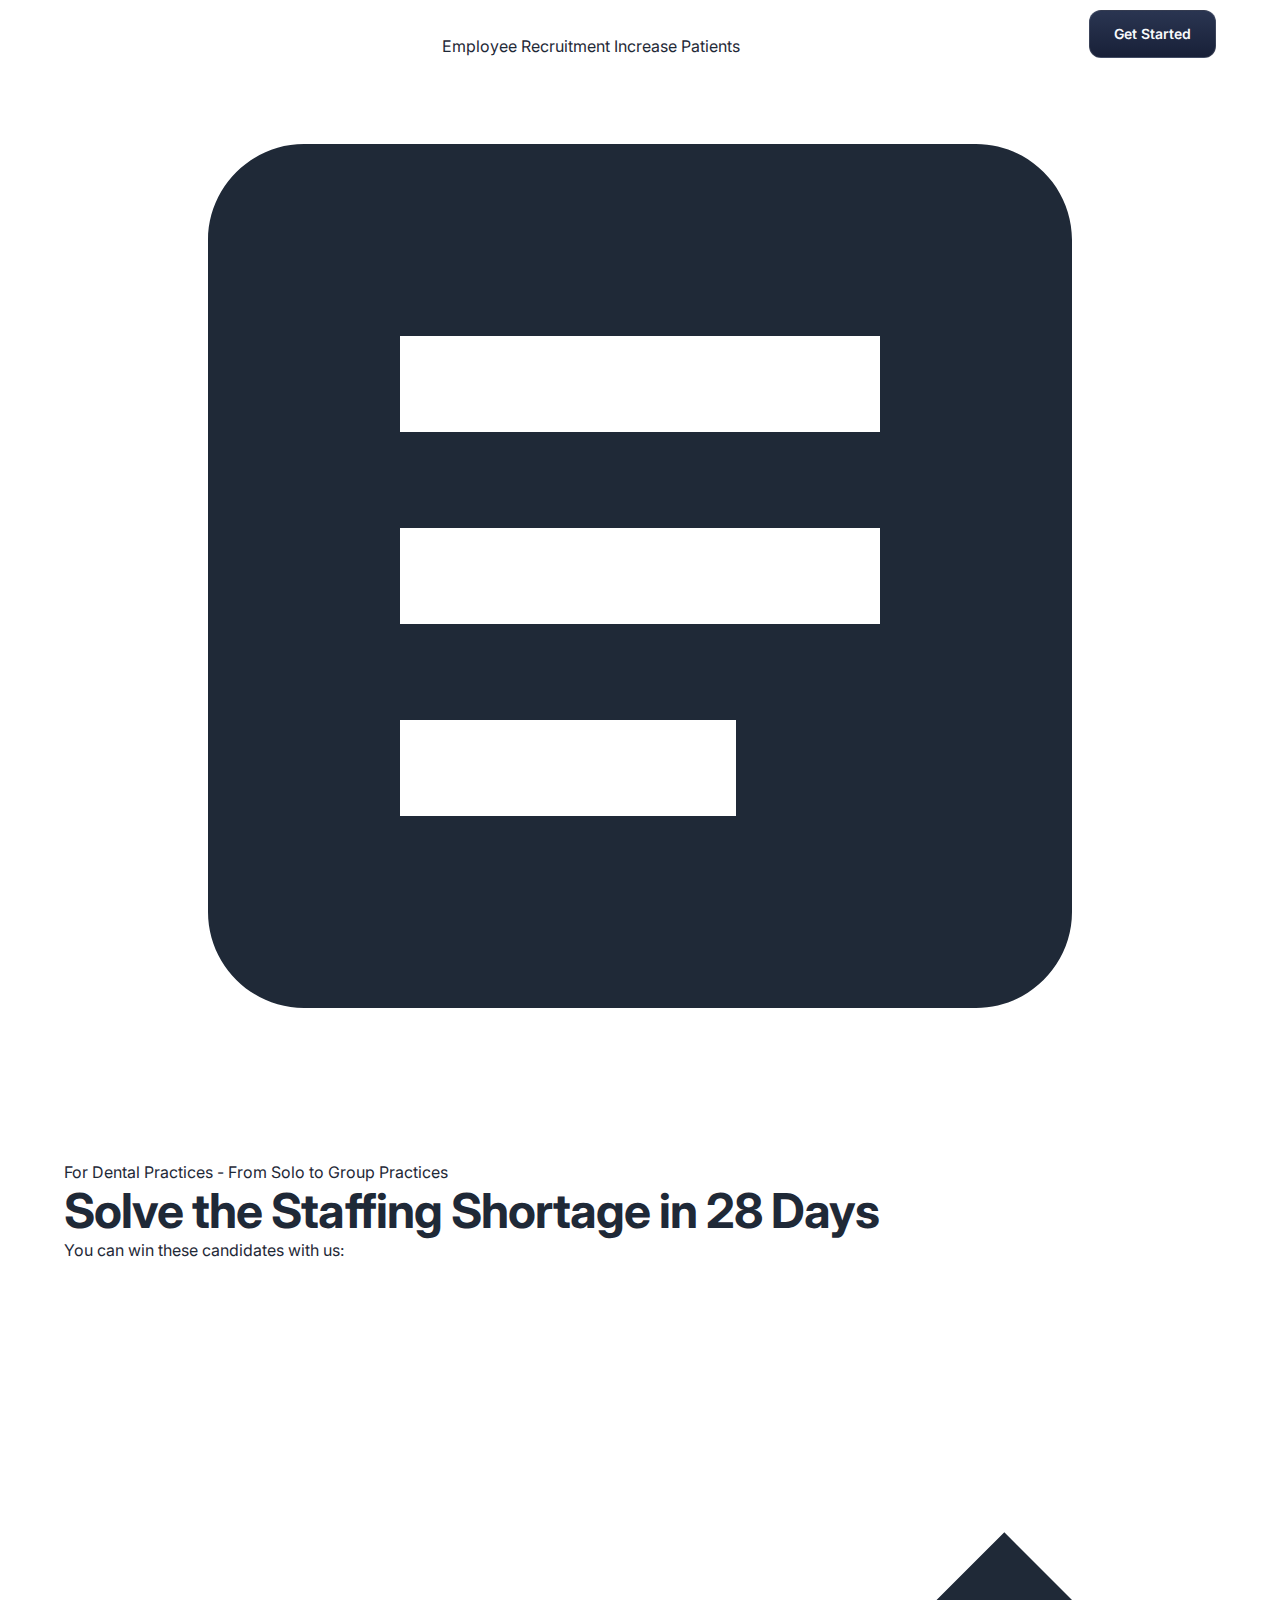
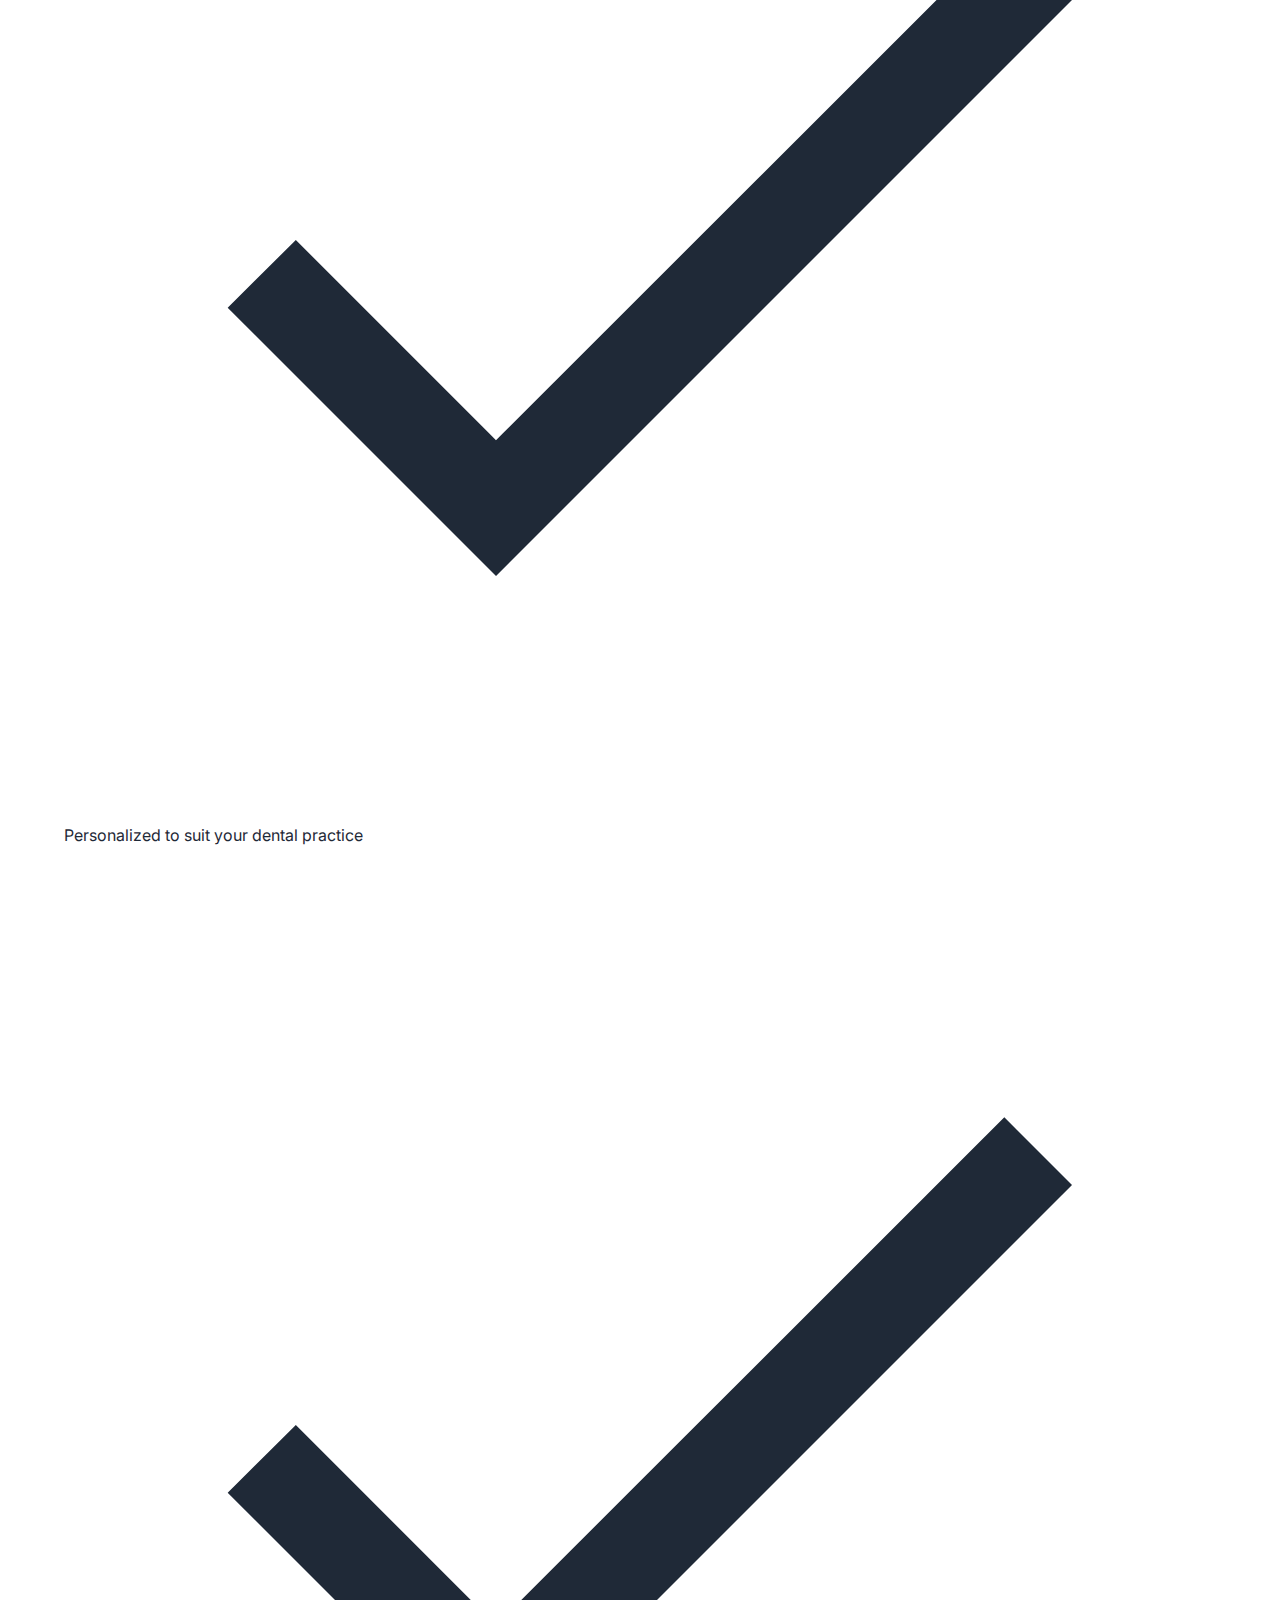
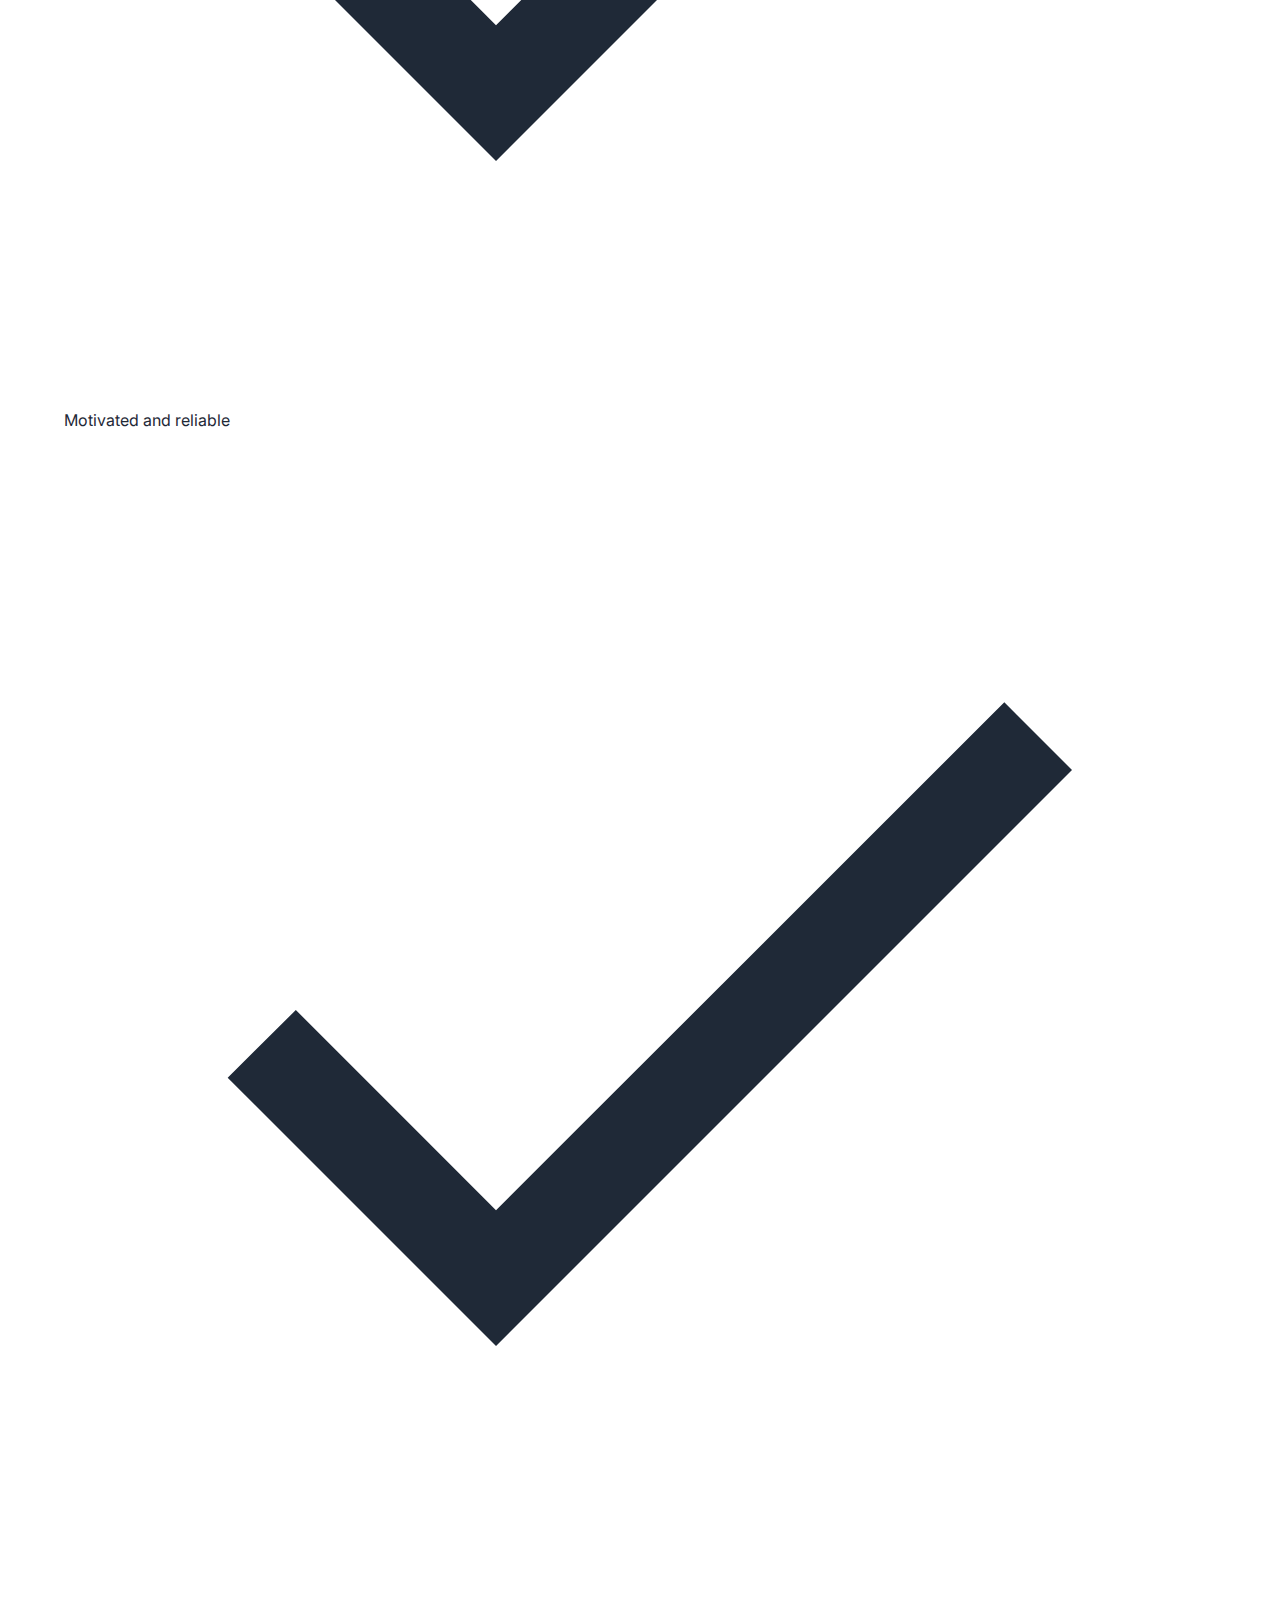
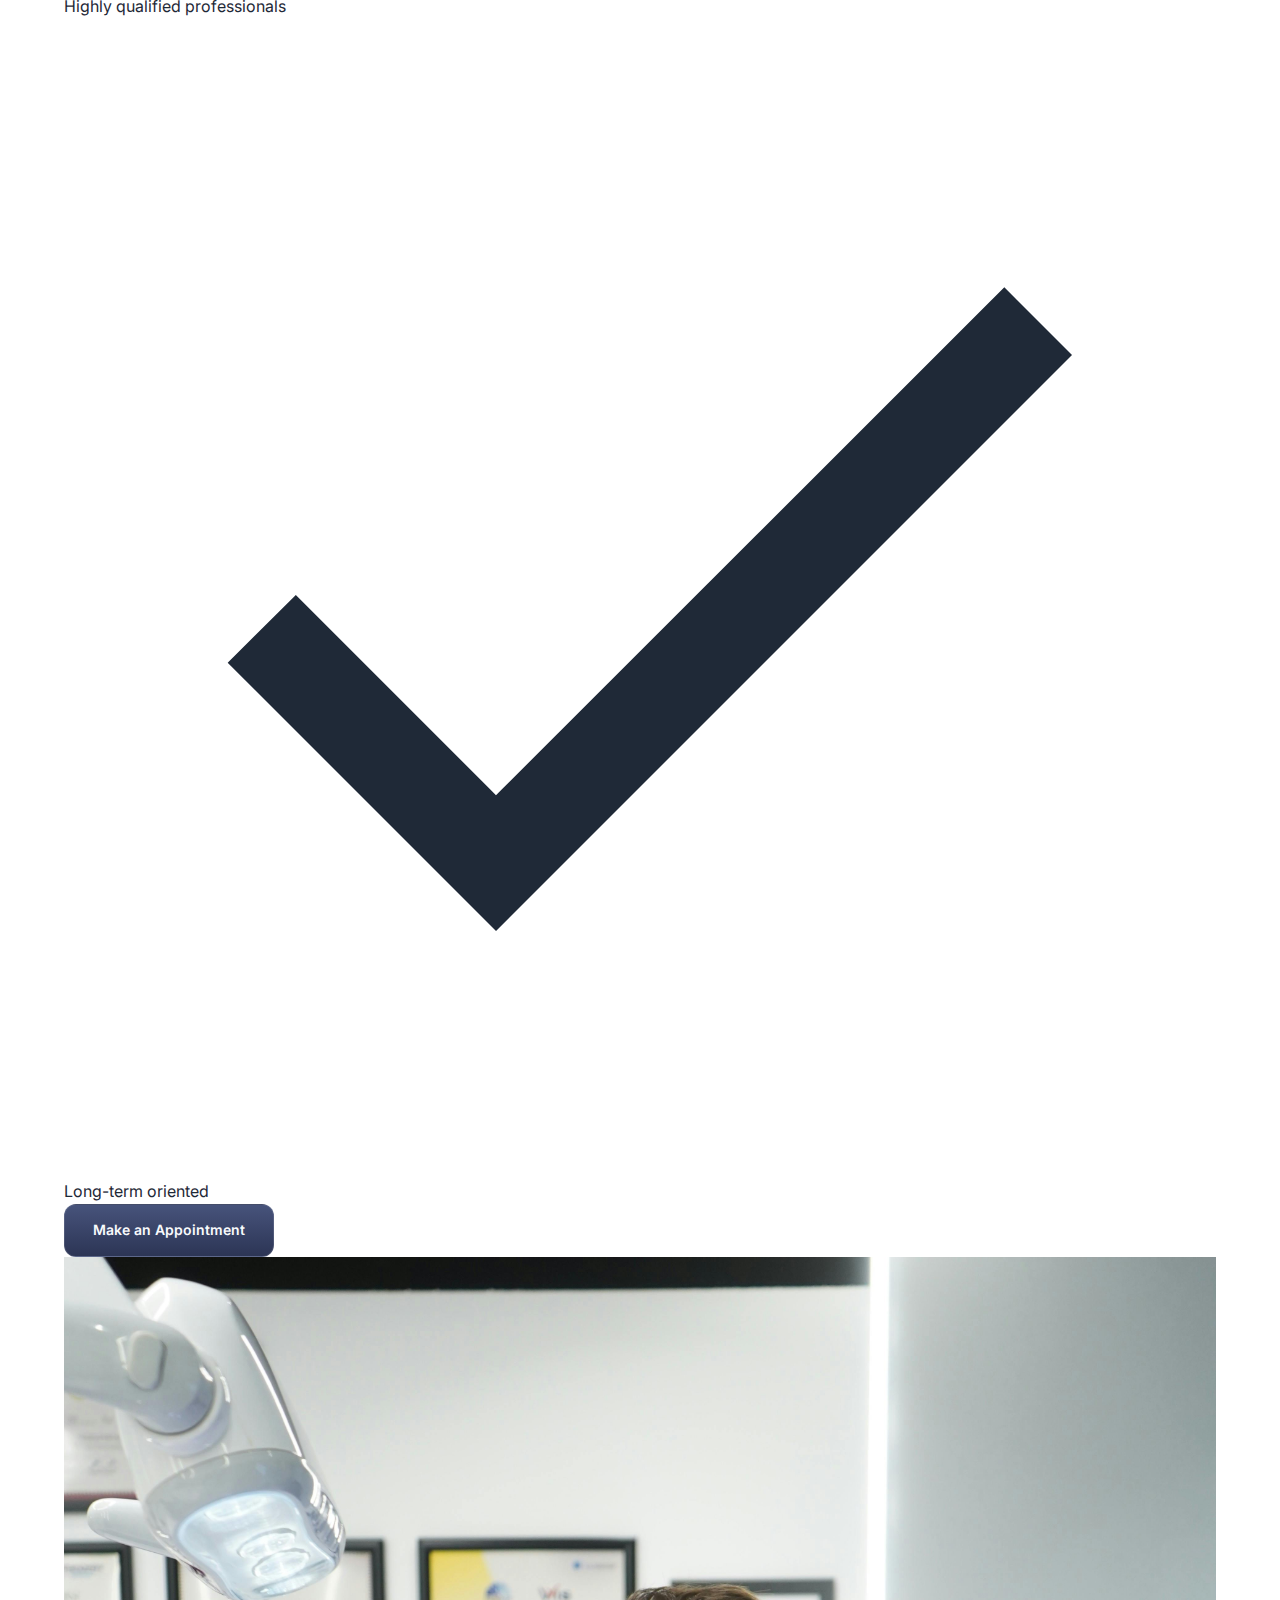
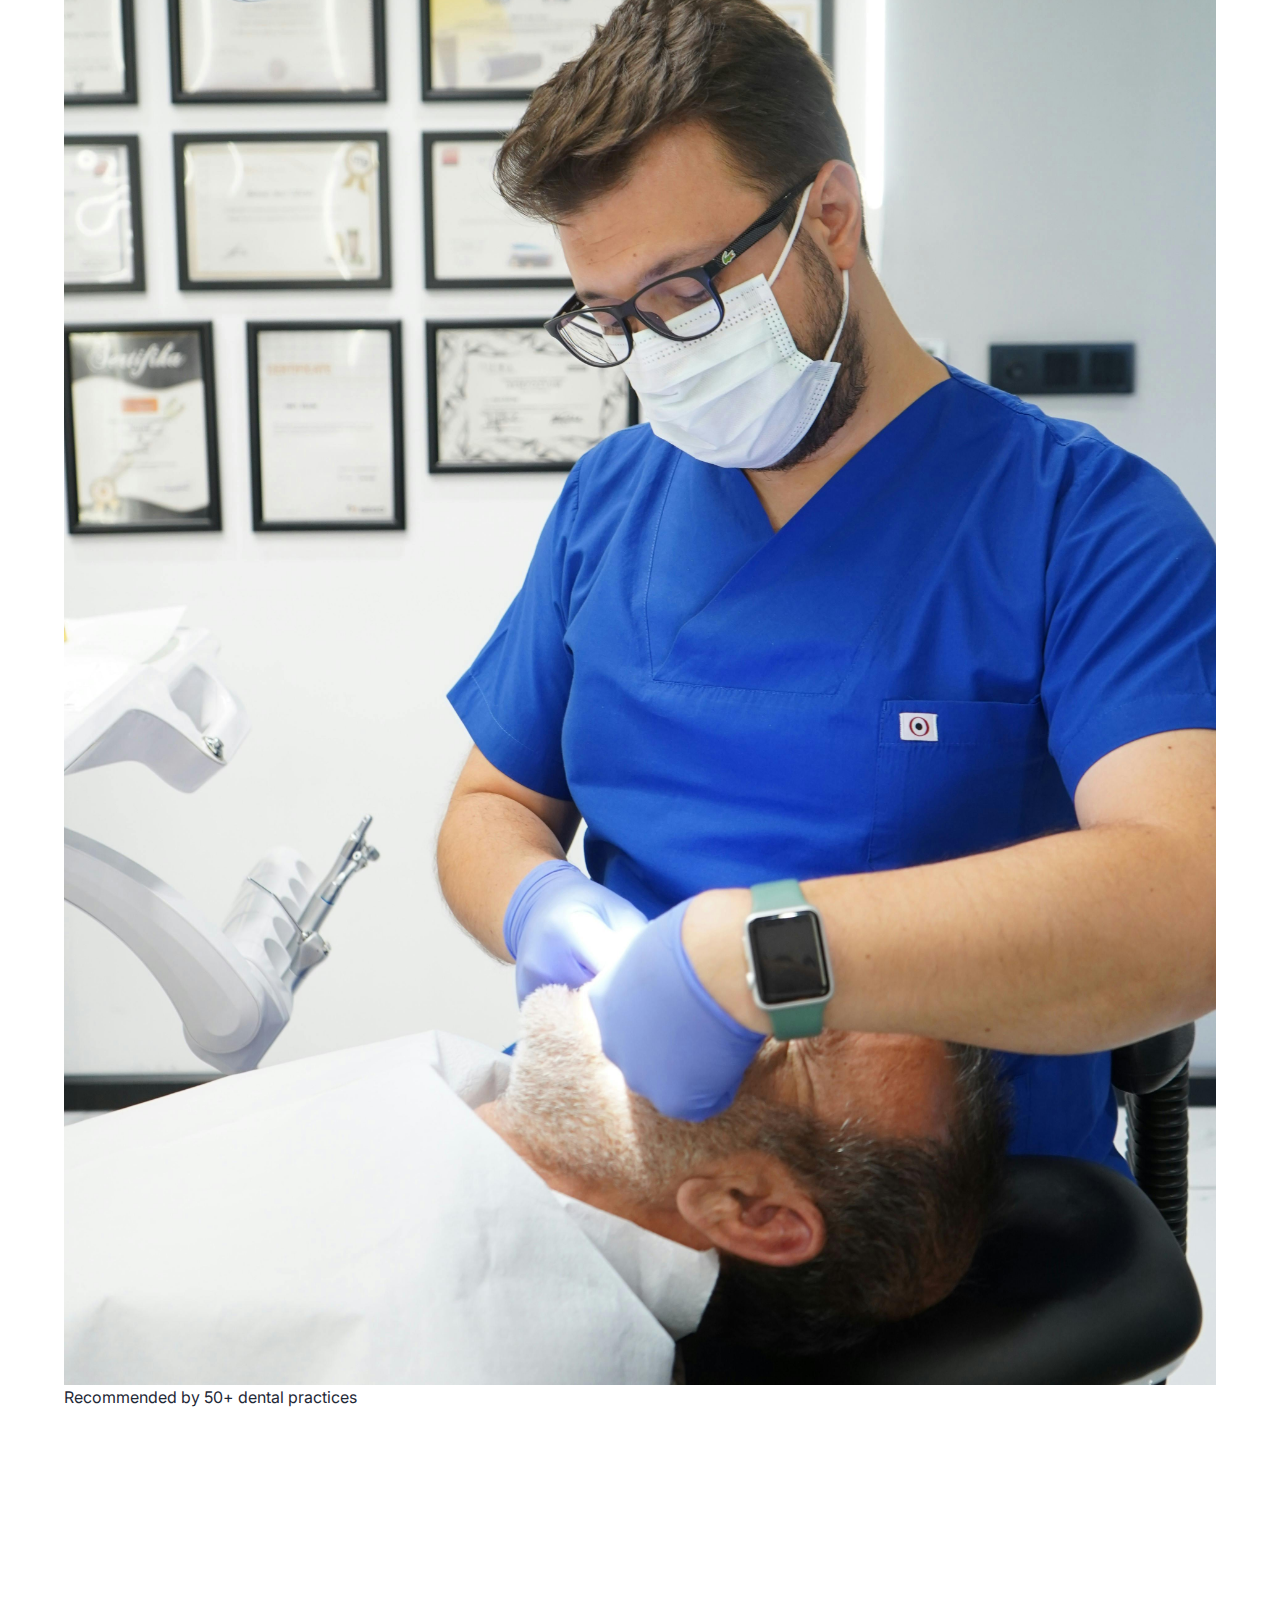
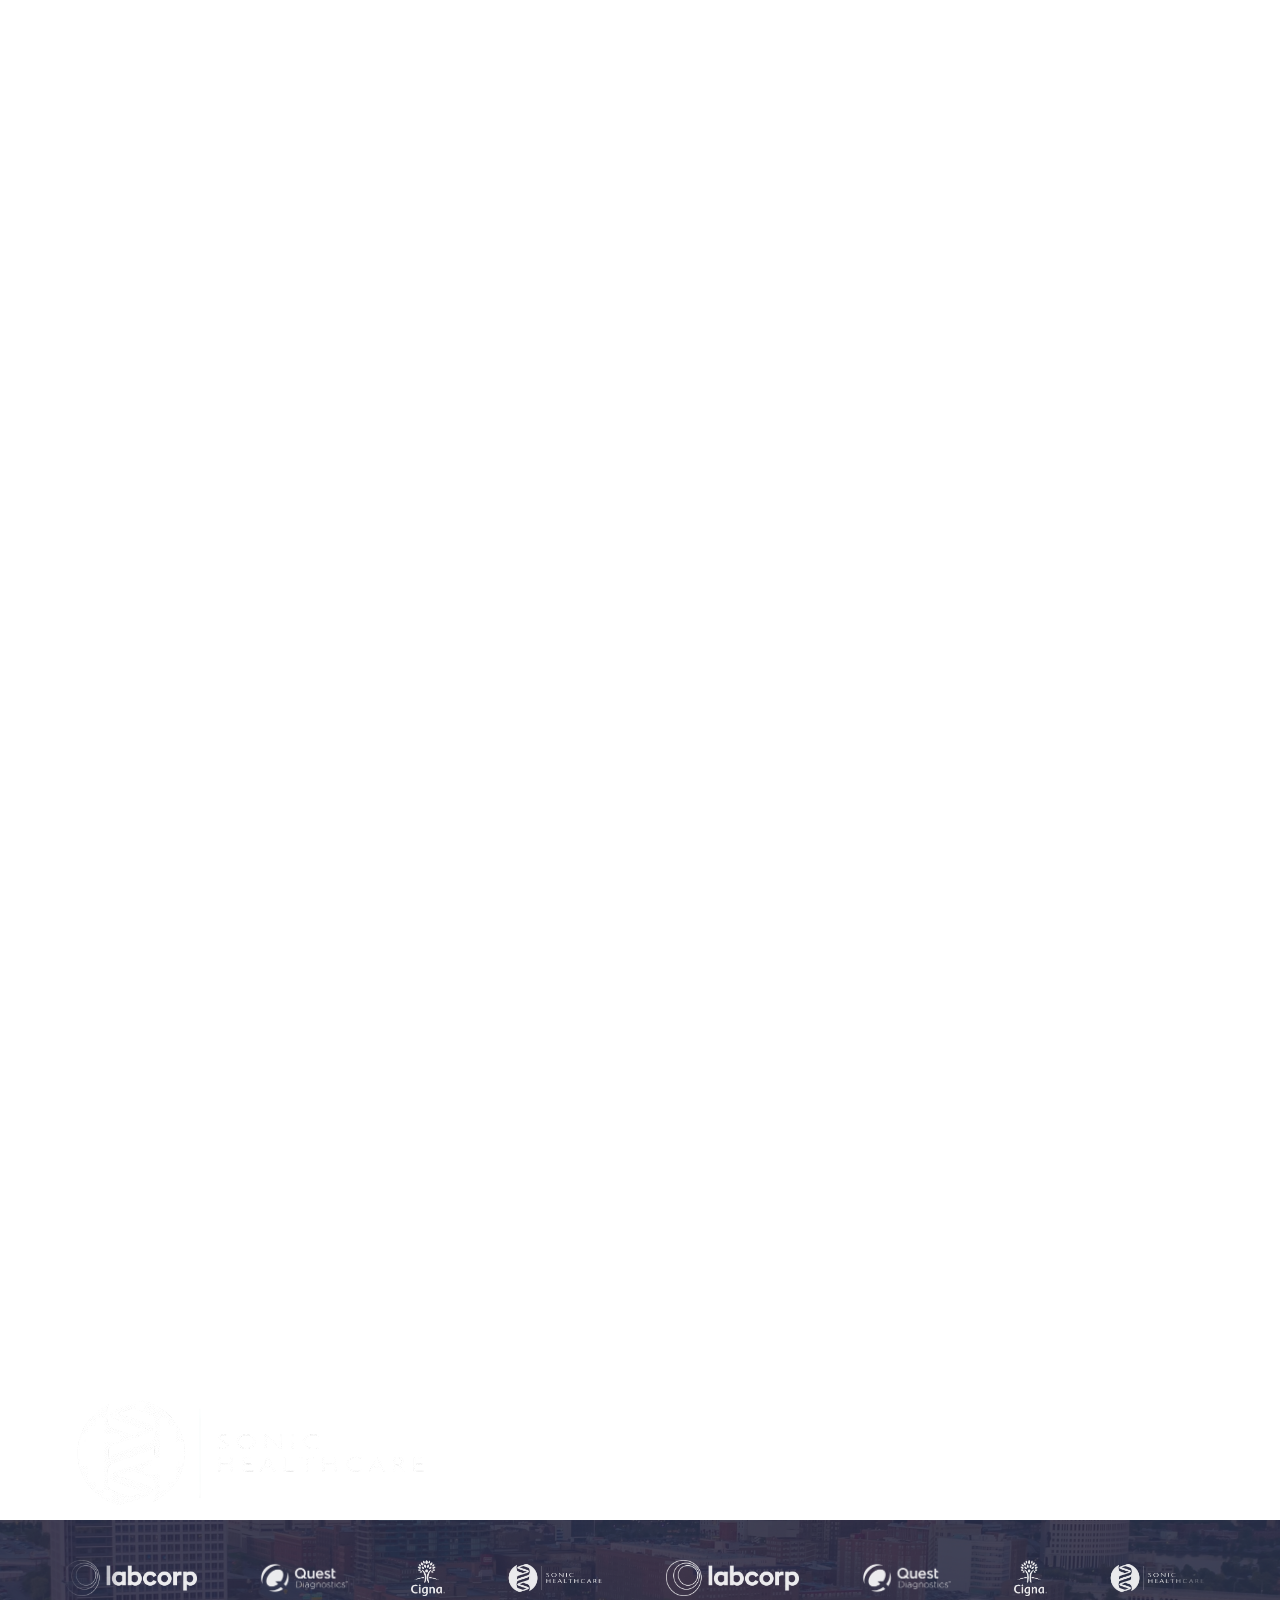
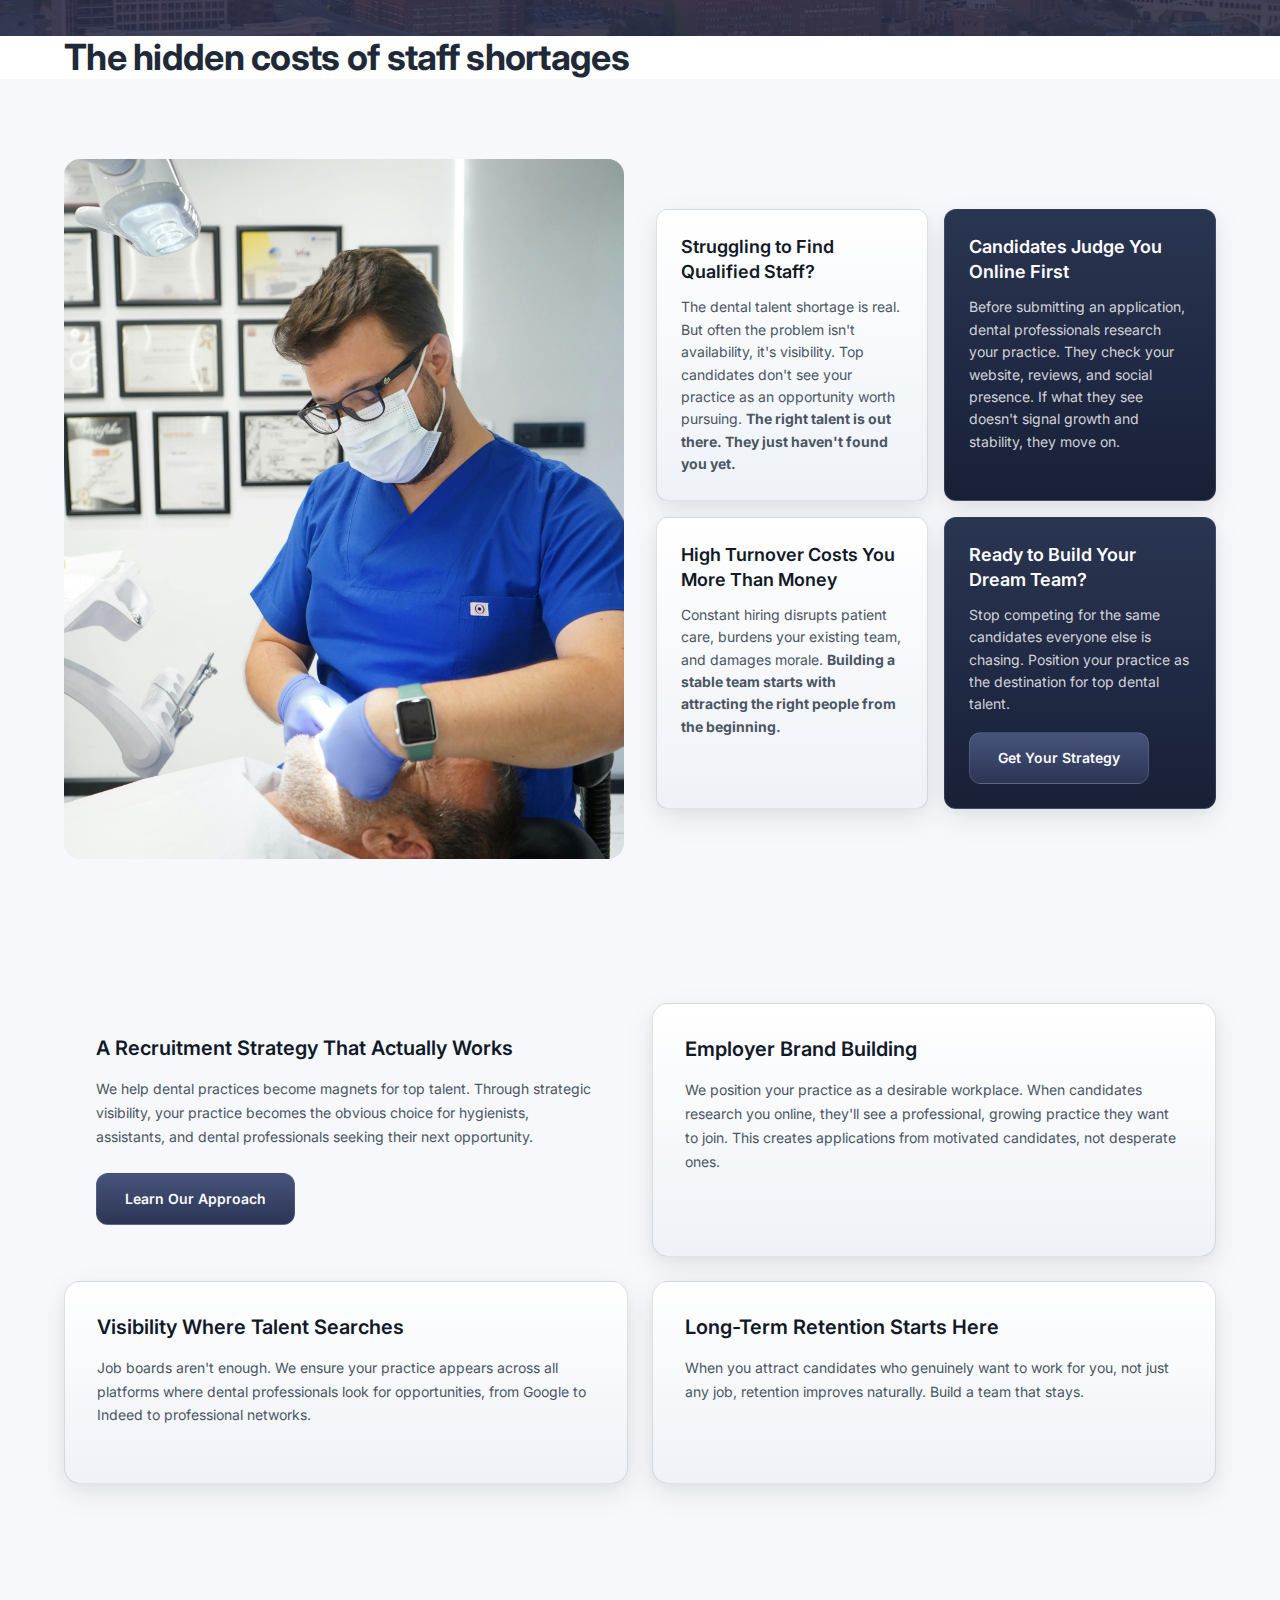
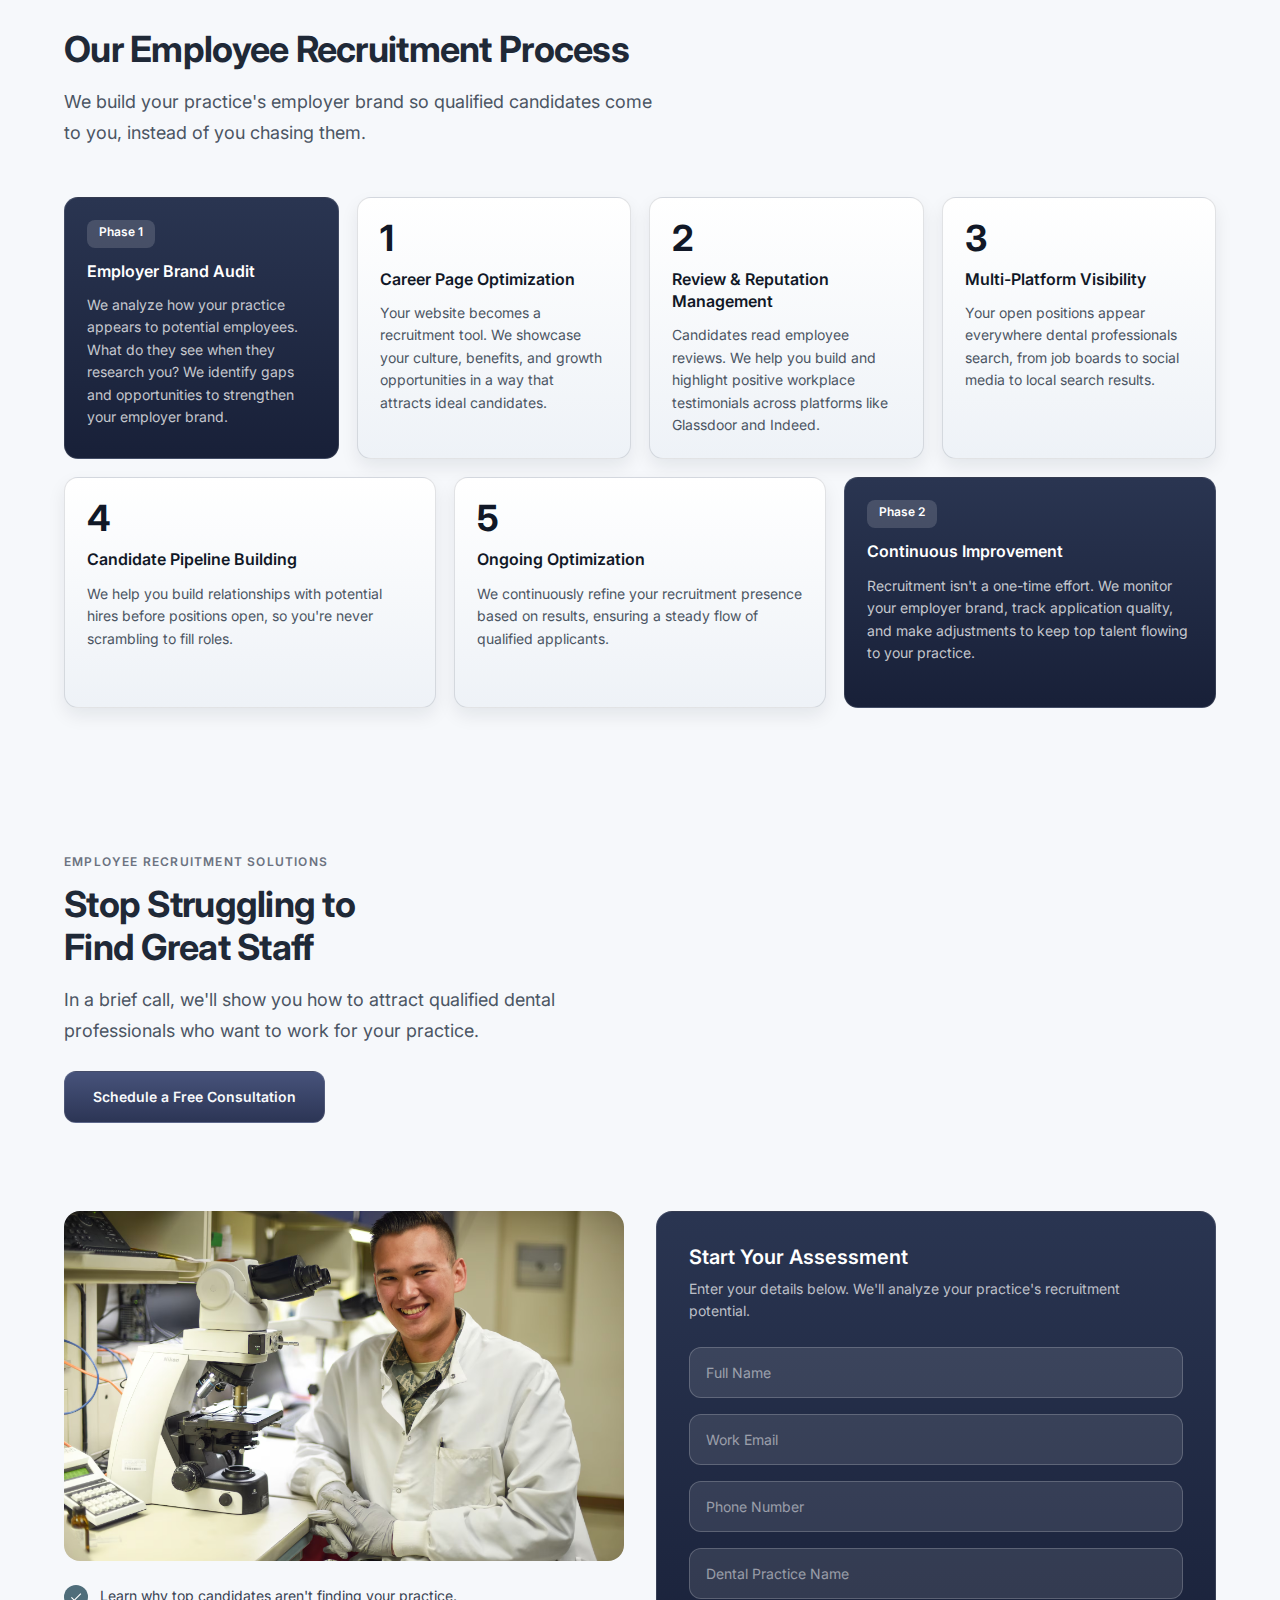
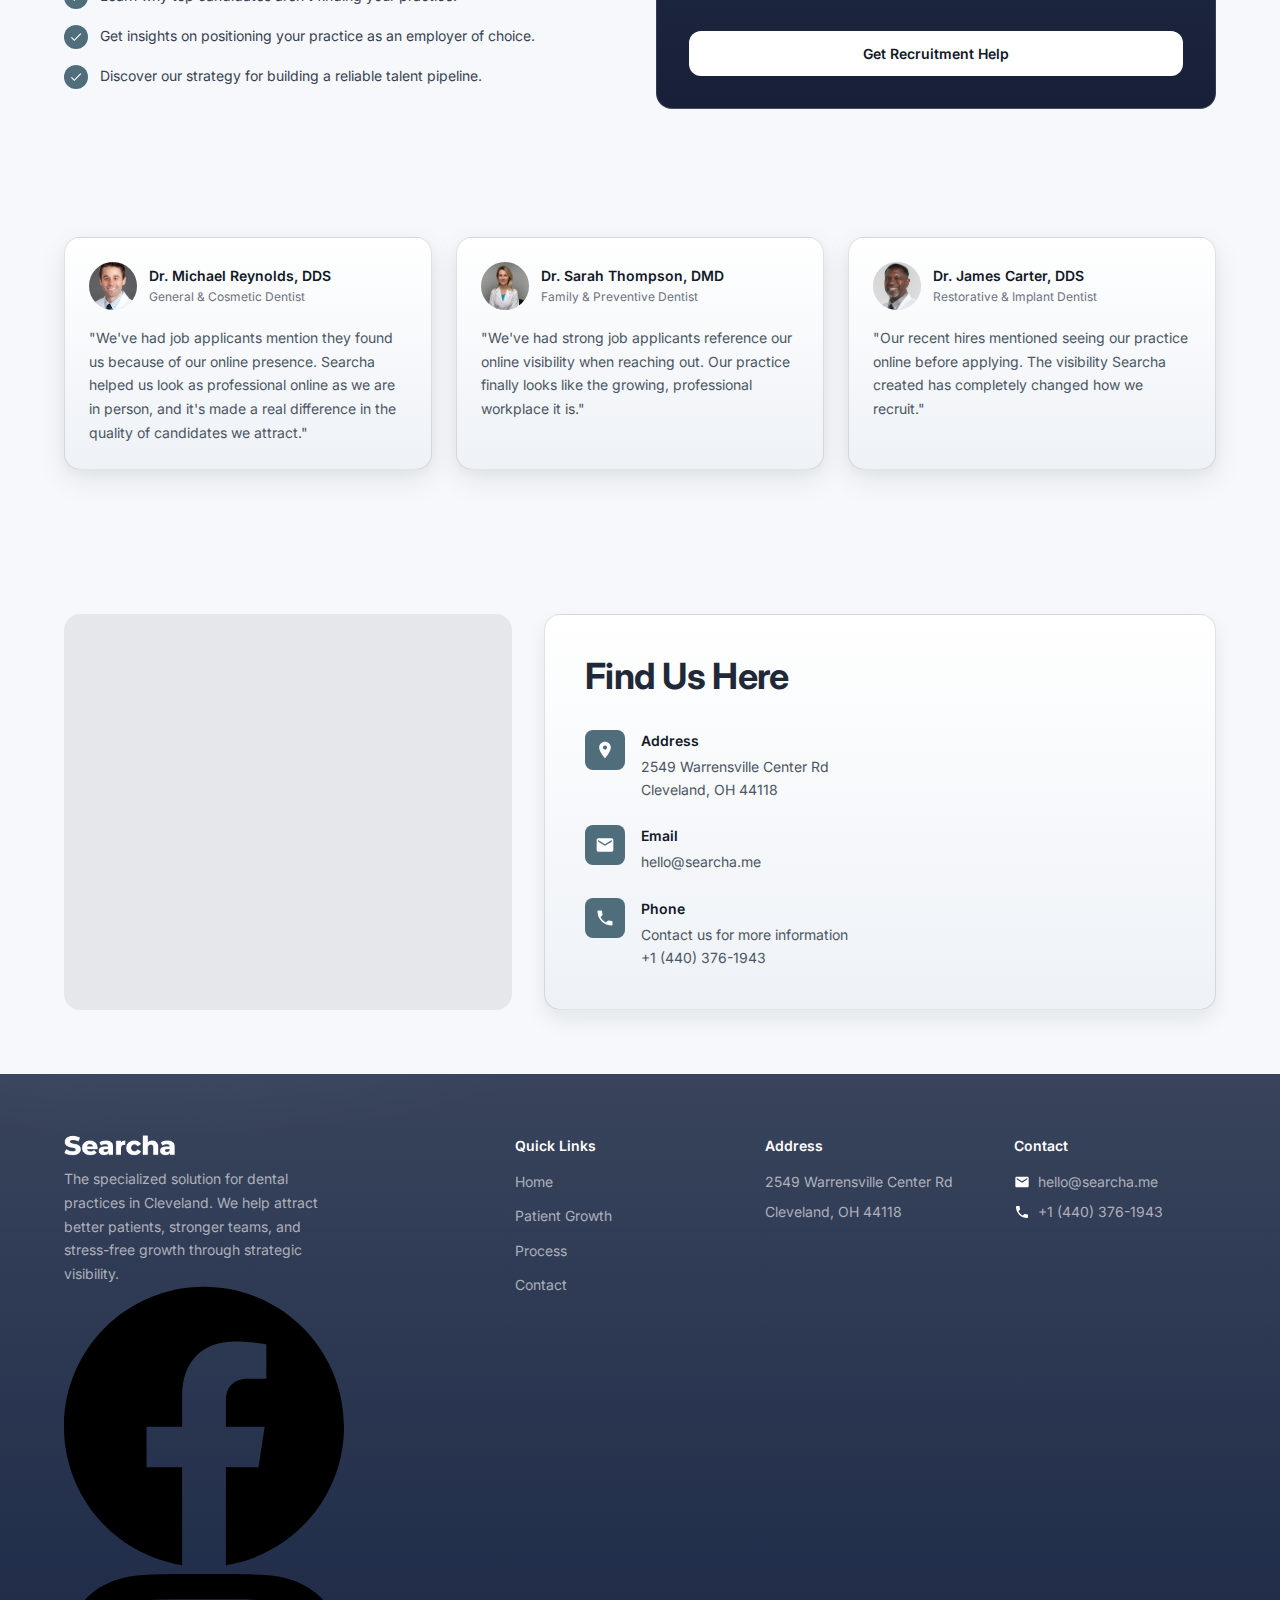
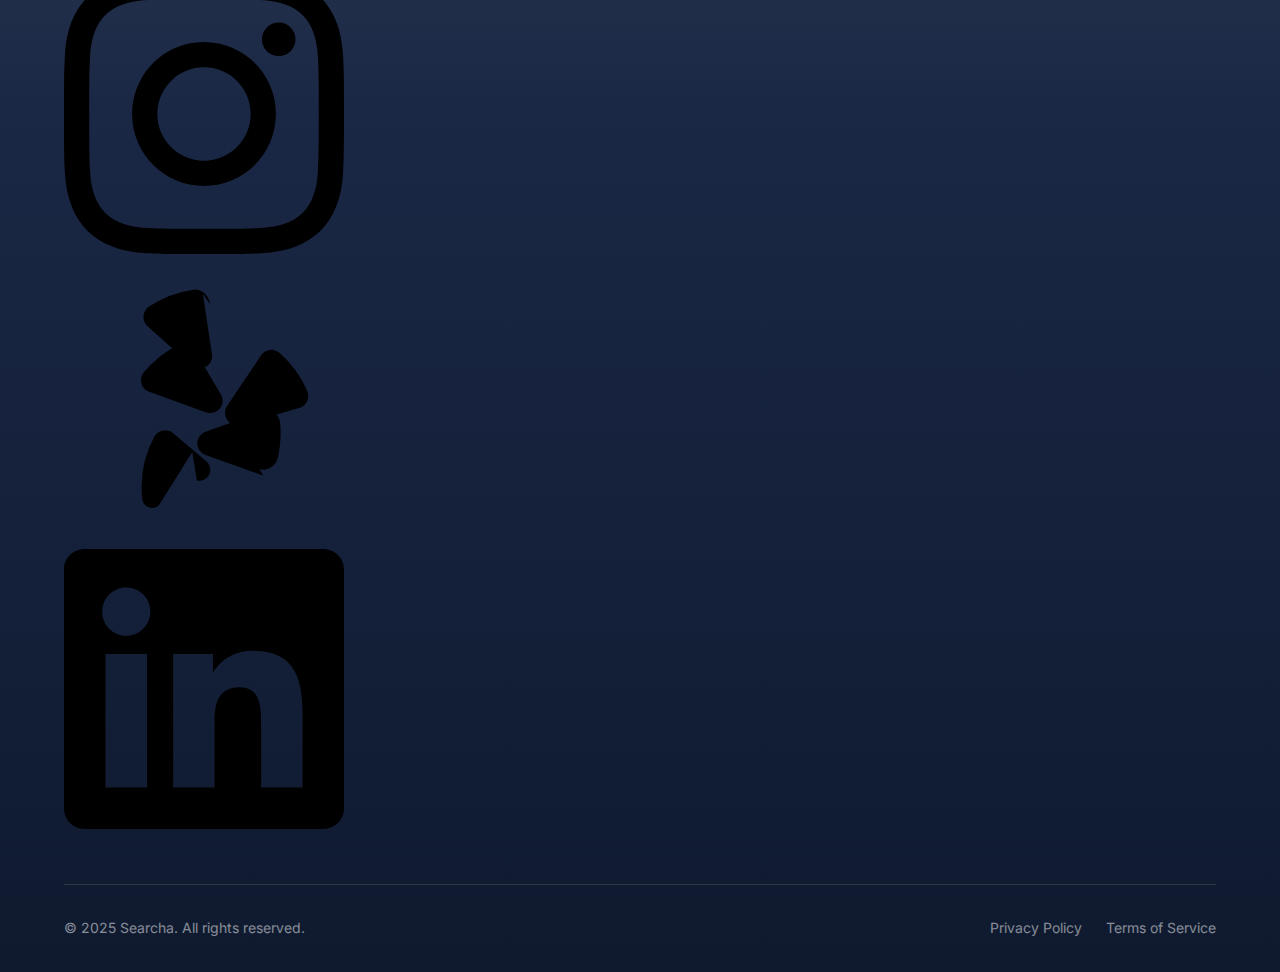
<file: employee-recruitment.html>
<!DOCTYPE html>
<html lang="en">
<head>
  <meta charset="UTF-8">
  <meta name="viewport" content="width=device-width, initial-scale=1.0">
  <title>Dental Employee Recruitment in Cleveland, OH | Searcha</title>
  <meta name="description" content="Attract top dental talent in Cleveland. Searcha helps dental practices recruit qualified hygienists, assistants, and staff through strategic visibility.">
  <link rel="icon" type="image/png" href="./reference/favicon.png">
  <link rel="preconnect" href="https://fonts.googleapis.com">
  <link rel="preconnect" href="https://fonts.gstatic.com" crossorigin>
  <link href="https://fonts.googleapis.com/css2?family=Inter:wght@400;500;600;700&display=swap" rel="stylesheet">
  <link rel="stylesheet" href="styles.css">

<!-- Meta Pixel Code -->
<script>
!function(f,b,e,v,n,t,s)
{if(f.fbq)return;n=f.fbq=function(){n.callMethod?
n.callMethod.apply(n,arguments):n.queue.push(arguments)};
if(!f._fbq)f._fbq=n;n.push=n;n.loaded=!0;n.version='2.0';
n.queue=[];t=b.createElement(e);t.async=!0;
t.src=v;s=b.getElementsByTagName(e)[0];
s.parentNode.insertBefore(t,s)}(window, document,'script',
'https://connect.facebook.net/en_US/fbevents.js');
fbq('init', '25897314926561264');
fbq('track', 'PageView');
</script>
<noscript><img height="1" width="1" style="display:none"
src="https://www.facebook.com/tr?id=25897314926561264&ev=PageView&noscript=1"
/></noscript>
<!-- End Meta Pixel Code -->

<script src="https://analytics.ahrefs.com/analytics.js" data-key="s5ISuyBRrZsNFfx0SGeOMg" async></script>

</head>
<body class="employee-recruitment">

  <!-- Navigation -->
  <nav class="nav nav-light" id="nav">
    <div class="container nav-container">
      <a href="index.html" class="nav-logo"><img src="./reference/searcha_logo_black.png" alt="Searcha" height="120"></a>
      <div class="nav-links">
        <a href="index.html" class="nav-link">Home</a>
        <div class="nav-dropdown">
          <button class="nav-link nav-dropdown-toggle" type="button">Services</button>
          <div class="nav-dropdown-menu">
            <a href="employee-recruitment.html">Employee Recruitment</a>
            <a href="increase-patients.html">Increase Patients</a>
          </div>
        </div>
        <a href="increase-patients.html" class="nav-link">Patient Growth</a>
        <a href="#process" class="nav-link">Process</a>
        <a href="#contact" class="nav-link">Contact</a>
        <a href="#form" class="btn btn-primary nav-cta">Get Started</a>
      </div>
      <button class="nav-mobile-toggle" aria-label="Menu">
        <span></span>
        <span></span>
        <span></span>
      </button>
    </div>
  </nav>

  <!-- Hero Section - Light Split Layout -->
  <section class="hero-light" id="hero">
    <div class="container">
      <div class="hero-light-grid">
        <div class="hero-light-content">
          <p class="hero-light-eyebrow eyebrow-blue">
            <svg class="eyebrow-icon" viewBox="0 0 24 24" fill="currentColor"><path d="M19 3H5c-1.1 0-2 .9-2 2v14c0 1.1.9 2 2 2h14c1.1 0 2-.9 2-2V5c0-1.1-.9-2-2-2zm-5 14H7v-2h7v2zm3-4H7v-2h10v2zm0-4H7V7h10v2z"/></svg>
            For Dental Practices - From Solo to Group Practices
          </p>
          <h1 class="hero-light-title">
            Solve the Staffing Shortage in 28 Days
          </h1>
          <p class="hero-light-subtitle">You can win these candidates with us:</p>
          <ul class="hero-light-checklist">
            <li>
              <svg class="check-icon" viewBox="0 0 24 24" fill="currentColor"><path d="M9 16.17L4.83 12l-1.42 1.41L9 19 21 7l-1.41-1.41z"/></svg>
              Personalized to suit your dental practice
            </li>
            <li>
              <svg class="check-icon" viewBox="0 0 24 24" fill="currentColor"><path d="M9 16.17L4.83 12l-1.42 1.41L9 19 21 7l-1.41-1.41z"/></svg>
              Motivated and reliable
            </li>
            <li>
              <svg class="check-icon" viewBox="0 0 24 24" fill="currentColor"><path d="M9 16.17L4.83 12l-1.42 1.41L9 19 21 7l-1.41-1.41z"/></svg>
              Highly qualified professionals
            </li>
            <li>
              <svg class="check-icon" viewBox="0 0 24 24" fill="currentColor"><path d="M9 16.17L4.83 12l-1.42 1.41L9 19 21 7l-1.41-1.41z"/></svg>
              Long-term oriented
            </li>
          </ul>
          <a href="#form" class="btn btn-primary">
            Make an Appointment
            <svg class="btn-icon" viewBox="0 0 24 24" fill="currentColor"><path d="M16 11c1.66 0 2.99-1.34 2.99-3S17.66 5 16 5c-1.66 0-3 1.34-3 3s1.34 3 3 3zm-8 0c1.66 0 2.99-1.34 2.99-3S9.66 5 8 5C6.34 5 5 6.34 5 8s1.34 3 3 3zm0 2c-2.33 0-7 1.17-7 3.5V19h14v-2.5c0-2.33-4.67-3.5-7-3.5zm8 0c-.29 0-.62.02-.97.05 1.16.84 1.97 1.97 1.97 3.45V19h6v-2.5c0-2.33-4.67-3.5-7-3.5z"/></svg>
          </a>
        </div>
        <div class="hero-light-image">
          <img src="./reference/dentist1story.jpeg" alt="Dental team professionals">
        </div>
      </div>
    </div>
  </section>

  <!-- Trust Bar -->
  <section class="trust-bar">
    <div class="container">
      <p class="trust-bar-text">Recommended by 50+ dental practices</p>
      <div class="trust-bar-logos">
        <img src="./reference/labcorp.png" alt="Partner">
        <img src="./reference/quest.png" alt="Partner">
        <img src="./reference/Cigna.png" alt="Partner">
        <img src="./reference/sonichealth.png" alt="Partner" class="no-invert">
      </div>
    </div>
  </section>

  <!-- Logo Marquee Section -->
  <section class="logo-marquee-section employee-recruitment-marquee">
    <div class="logo-marquee-bg">
      <img src="./reference/Cleveland_Hero001.jpeg" alt="Cleveland skyline">
    </div>
    <div class="logo-marquee-overlay"></div>
    <div class="container">
      <div class="logo-marquee-wrapper">
        <div class="logo-marquee-track">
          <div class="logo-marquee-item">
            <img src="./reference/labcorp.png" alt="LabCorp">
          </div>
          <div class="logo-marquee-item">
            <img src="./reference/quest.png" alt="Quest Diagnostics">
          </div>
          <div class="logo-marquee-item">
            <img src="./reference/Cigna.png" alt="Cigna logo">
          </div>
          <div class="logo-marquee-item">
            <img src="./reference/sonichealth.png" alt="Sonic Healthcare" class="no-invert">
          </div>
          <div class="logo-marquee-item">
            <img src="./reference/labcorp.png" alt="LabCorp">
          </div>
          <div class="logo-marquee-item">
            <img src="./reference/quest.png" alt="Quest Diagnostics">
          </div>
          <div class="logo-marquee-item">
            <img src="./reference/Cigna.png" alt="Cigna logo">
          </div>
          <div class="logo-marquee-item">
            <img src="./reference/sonichealth.png" alt="Sonic Healthcare" class="no-invert">
          </div>
        </div>
      </div>
    </div>
  </section>

  <!-- Hidden Costs Section -->
  <section class="costs-header-section">
    <div class="container">
      <h2 class="costs-header-title">The <span>hidden costs</span> of staff shortages</h2>
    </div>
  </section>

  <!-- Problem Section -->
  <section class="problem-section" id="problems">
    <div class="container">
      <div class="problem-grid">
        <div class="problem-image">
          <img src="./reference/dentist1story.jpeg" alt="Dental professional">
        </div>
        <div class="problem-cards">
          <div class="problem-card">
            <h4 class="problem-card-title">Struggling to Find Qualified Staff?</h4>
            <p class="problem-card-text">The dental talent shortage is real. But often the problem isn't availability, it's visibility. Top candidates don't see your practice as an opportunity worth pursuing.
              <strong>The right talent is out there. They just haven't found you yet.</strong></p>
          </div>
          <div class="problem-card problem-card-accent">
            <h4 class="problem-card-title">Candidates Judge You Online First</h4>
            <p class="problem-card-text">
              Before submitting an application, dental professionals research your practice. They check your website, reviews, and social presence.
              If what they see doesn't signal growth and stability, they move on.</p>
          </div>
          <div class="problem-card">
            <h4 class="problem-card-title">High Turnover Costs You More Than Money</h4>
            <p class="problem-card-text">Constant hiring disrupts patient care, burdens your existing team, and damages morale.
              <strong>Building a stable team starts with attracting the right people from the beginning.</strong></p>
          </div>
          <div class="problem-card problem-card-accent">
            <h4 class="problem-card-title">Ready to Build Your Dream Team?</h4>
            <p class="problem-card-text">Stop competing for the same candidates everyone else is chasing. Position your practice as the destination for top dental talent.</p>
            <a href="#form" class="btn btn-primary" style="margin-top: 1rem;">Get Your Strategy</a>
          </div>
        </div>
      </div>
    </div>
  </section>

  <!-- Solution Section -->
  <section class="solution-section" id="solutions">
    <div class="container">
      <div class="solution-grid">
        <div class="solution-card solution-card-transparent">
          <h3 class="solution-card-title">A Recruitment Strategy That <span>Actually Works</span></h3>
          <p class="solution-card-text">We help dental practices become magnets for top talent. Through strategic visibility, your practice becomes the obvious choice for hygienists, assistants, and dental professionals seeking their next opportunity.</p>
          <a href="#form" class="btn btn-primary solution-card-cta">Learn Our Approach</a>
        </div>
        <div class="solution-card solution-card-gray">
          <h3 class="solution-card-title">Employer <span>Brand Building</span></h3>
          <p class="solution-card-text">We position your practice as a desirable workplace. When candidates research you online, they'll see a professional, growing practice they want to join.

This creates applications from motivated candidates, not desperate ones.</p>
        </div>
        <div class="solution-card solution-card-gray">
          <h3 class="solution-card-title">Visibility Where <span>Talent Searches</span></h3>
          <p class="solution-card-text">Job boards aren't enough. We ensure your practice appears across all platforms where dental professionals look for opportunities, from Google to Indeed to professional networks.</p>
        </div>
        <div class="solution-card solution-card-gray">
          <h3 class="solution-card-title">Long-Term Retention Starts Here</h3>
          <p class="solution-card-text">When you attract candidates who genuinely want to work for you, not just any job, retention improves naturally. Build a team that stays.</p>
        </div>
      </div>
    </div>
  </section>

  <!-- Process Section -->
  <section class="process-section" id="process">
    <div class="container">
      <div class="process-header">
        <h2 class="h2">Our Employee Recruitment Process</h2>
        <p class="lead">We build your practice's employer brand so qualified candidates come to you, instead of you chasing them.</p>
      </div>
      <div class="process-grid">
        <div class="process-card process-card-dark">
          <span class="process-card-label">Phase 1</span>
          <h4 class="process-card-title">Employer Brand Audit</h4>
          <p class="process-card-text">We analyze how your practice appears to potential employees. What do they see when they research you? We identify gaps and opportunities to strengthen your employer brand.</p>
        </div>
        <div class="process-card process-card-white">
          <div class="process-card-number">1</div>
          <h4 class="process-card-title">Career Page Optimization</h4>
          <p class="process-card-text">Your website becomes a recruitment tool. We showcase your culture, benefits, and growth opportunities in a way that attracts ideal candidates.</p>
        </div>
        <div class="process-card process-card-white">
          <div class="process-card-number">2</div>
          <h4 class="process-card-title">Review & Reputation Management</h4>
          <p class="process-card-text">Candidates read employee reviews. We help you build and highlight positive workplace testimonials across platforms like Glassdoor and Indeed.</p>
        </div>
        <div class="process-card process-card-white">
          <div class="process-card-number">3</div>
          <h4 class="process-card-title">Multi-Platform Visibility</h4>
          <p class="process-card-text">Your open positions appear everywhere dental professionals search, from job boards to social media to local search results.</p>
        </div>
        <div class="process-card process-card-white">
          <div class="process-card-number">4</div>
          <h4 class="process-card-title">Candidate Pipeline Building</h4>
          <p class="process-card-text">We help you build relationships with potential hires before positions open, so you're never scrambling to fill roles.</p>
        </div>
        <div class="process-card process-card-white">
          <div class="process-card-number">5</div>
          <h4 class="process-card-title">Ongoing Optimization</h4>
          <p class="process-card-text">We continuously refine your recruitment presence based on results, ensuring a steady flow of qualified applicants.</p>
        </div>
        <div class="process-card process-card-dark">
          <span class="process-card-label">Phase 2</span>
          <h4 class="process-card-title">Continuous Improvement</h4>
          <p class="process-card-text">Recruitment isn't a one-time effort. We monitor your employer brand, track application quality, and make adjustments to keep top talent flowing to your practice.</p>
        </div>
      </div>
    </div>
  </section>

  <!-- Lead Form Section -->
  <section class="form-section" id="form">
    <div class="container">
      <div class="form-header">
        <p class="eyebrow">Employee Recruitment Solutions</p>
        <h2 class="h2">Stop Struggling to<br>Find Great Staff</h2>
        <p class="lead">In a brief call, we'll show you how to attract qualified dental professionals who want to work for your practice.</p>
        <a href="#form" class="btn btn-primary btn-lg">Schedule a Free Consultation</a>
      </div>
    </div>
    <div class="form-content-wrapper">
      <div class="container">
        <div class="form-grid">
          <div class="form-image-side">
            <div class="form-image-wrapper">
              <img src="./reference/labcase2.jpeg" alt="Searcha team">
            </div>
            <div class="form-features">
              <div class="form-feature">
                <div class="form-feature-icon">
                  <svg viewBox="0 0 24 24"><path d="M9 16.17L4.83 12l-1.42 1.41L9 19 21 7l-1.41-1.41z"/></svg>
                </div>
                <span class="form-feature-text">Learn why top candidates aren't finding your practice.</span>
              </div>
              <div class="form-feature">
                <div class="form-feature-icon">
                  <svg viewBox="0 0 24 24"><path d="M9 16.17L4.83 12l-1.42 1.41L9 19 21 7l-1.41-1.41z"/></svg>
                </div>
                <span class="form-feature-text">Get insights on positioning your practice as an employer of choice.</span>
              </div>
              <div class="form-feature">
                <div class="form-feature-icon">
                  <svg viewBox="0 0 24 24"><path d="M9 16.17L4.83 12l-1.42 1.41L9 19 21 7l-1.41-1.41z"/></svg>
                </div>
                <span class="form-feature-text">Discover our strategy for building a reliable talent pipeline.</span>
              </div>
            </div>
          </div>
          <div class="form-card">
            <h3 class="form-card-title">Start Your <span>Assessment</span></h3>
            <p class="form-card-subtitle">Enter your details below. We'll analyze your practice's recruitment potential.</p>
            <form action="https://formspree.io/f/xqearqgb" method="POST">
              <input type="hidden" name="_subject" value="Employee Recruitment Inquiry - Searcha Website">
              <input type="hidden" name="inquiry_type" value="Employee Recruitment">
              <div class="form-group">
                <input type="text" name="name" class="form-input" placeholder="Full Name" required>
              </div>
              <div class="form-group">
                <input type="email" name="email" class="form-input" placeholder="Work Email" required>
              </div>
              <div class="form-group">
                <input type="tel" name="phone" class="form-input" placeholder="Phone Number" required>
              </div>
              <div class="form-group">
                <input type="text" name="dental_practice" class="form-input" placeholder="Dental Practice Name" required>
              </div>
              <button type="submit" class="form-submit">Get Recruitment Help</button>
            </form>
          </div>
        </div>
      </div>
    </div>
  </section>

  <!-- Testimonials Section -->
  <section class="testimonials-section" id="testimonials">
    <div class="container">
      <div class="testimonials-grid">
        <div class="testimonial-card">
          <div class="testimonial-header">
            <img class="testimonial-avatar" src="./reference/drreynolds.png" alt="Dr. Michael Reynolds">
            <div>
              <div class="testimonial-author-name">Dr. Michael Reynolds, DDS</div>
              <div class="testimonial-author-role">General & Cosmetic Dentist</div>
            </div>
          </div>
          <p class="testimonial-text">"We've had job applicants mention they found us because of our online presence. Searcha helped us look as professional online as we are in person, and it's made a real difference in the quality of candidates we attract."</p>
        </div>
        <div class="testimonial-card">
          <div class="testimonial-header">
            <img class="testimonial-avatar" src="./reference/drsarah.jpg" alt="Dr. Sarah Thompson">
            <div>
              <div class="testimonial-author-name">Dr. Sarah Thompson, DMD</div>
              <div class="testimonial-author-role">Family & Preventive Dentist</div>
            </div>
          </div>
          <p class="testimonial-text">"We've had strong job applicants reference our online visibility when reaching out. Our practice finally looks like the growing, professional workplace it is."</p>
        </div>
        <div class="testimonial-card">
          <div class="testimonial-header">
            <img class="testimonial-avatar" src="./reference/drjames.jpg" alt="Dr. James Carter">
            <div>
              <div class="testimonial-author-name">Dr. James Carter, DDS</div>
              <div class="testimonial-author-role">Restorative & Implant Dentist</div>
            </div>
          </div>
          <p class="testimonial-text">"Our recent hires mentioned seeing our practice online before applying. The visibility Searcha created has completely changed how we recruit."</p>
        </div>
      </div>
    </div>
  </section>

  <!-- Contact/Map Section -->
  <section class="contact-section" id="contact">
    <div class="container">
      <div class="contact-grid">
        <div class="contact-map">
          <iframe
            title="Google Map - 2549 Warrensville Center Rd"
            src="https://www.google.com/maps?q=2549%20Warrensville%20Center%20Rd&output=embed"
            loading="lazy"
            referrerpolicy="no-referrer-when-downgrade"
            allowfullscreen
          ></iframe>
        </div>
        <div class="contact-info">
          <h2 class="h2">Find Us Here</h2>
          <div class="contact-item">
            <a class="contact-item-icon" href="https://www.google.com/maps?q=2549%20Warrensville%20Center%20Rd" target="_blank" rel="noopener noreferrer" aria-label="Open address in Google Maps">
              <svg viewBox="0 0 24 24"><path d="M12 2C8.13 2 5 5.13 5 9c0 5.25 7 13 7 13s7-7.75 7-13c0-3.87-3.13-7-7-7zm0 9.5c-1.38 0-2.5-1.12-2.5-2.5s1.12-2.5 2.5-2.5 2.5 1.12 2.5 2.5-1.12 2.5-2.5 2.5z"/></svg>
            </a>
            <div>
              <div class="contact-item-label">Address</div>
              <div class="contact-item-value">2549 Warrensville Center Rd<br>Cleveland, OH 44118</div>
            </div>
          </div>
          <div class="contact-item">
            <a class="contact-item-icon" href="mailto:hello@searcha.me" aria-label="Email hello@searcha.me">
              <svg viewBox="0 0 24 24"><path d="M20 4H4c-1.1 0-1.99.9-1.99 2L2 18c0 1.1.9 2 2 2h16c1.1 0 2-.9 2-2V6c0-1.1-.9-2-2-2zm0 4l-8 5-8-5V6l8 5 8-5v2z"/></svg>
            </a>
            <div>
              <div class="contact-item-label">Email</div>
              <div class="contact-item-value">hello@searcha.me</div>
            </div>
          </div>
          <div class="contact-item">
            <a class="contact-item-icon" href="tel:+14403761943" aria-label="Call +1 (440) 376-1943">
              <svg viewBox="0 0 24 24"><path d="M6.62 10.79c1.44 2.83 3.76 5.14 6.59 6.59l2.2-2.2c.27-.27.67-.36 1.02-.24 1.12.37 2.33.57 3.57.57.55 0 1 .45 1 1V20c0 .55-.45 1-1 1-9.39 0-17-7.61-17-17 0-.55.45-1 1-1h3.5c.55 0 1 .45 1 1 0 1.25.2 2.45.57 3.57.11.35.03.74-.25 1.02l-2.2 2.2z"/></svg>
            </a>
            <div>
              <div class="contact-item-label">Phone</div>
              <div class="contact-item-value">Contact us for more information</div>
              <div class="contact-item-value">+1 (440) 376-1943</div>
            </div>
          </div>
        </div>
      </div>
    </div>
  </section>

  <!-- Footer -->
  <footer class="footer footer-gradient">
    <div class="container">
      <div class="footer-grid">
        <div class="footer-brand">
          <div class="footer-logo"><img src="./reference/searcha_logo.png" alt="Searcha" height="60"></div>
          <p class="footer-description">The specialized solution for dental practices in Cleveland. We help attract better patients, stronger teams, and stress-free growth through strategic visibility.</p>
          <div class="footer-social">
            <a href="https://www.facebook.com/profile.php?id=61586578173523" target="_blank" rel="noopener noreferrer" class="social-link" aria-label="Facebook">
              <svg viewBox="0 0 24 24"><path d="M24 12.073c0-6.627-5.373-12-12-12s-12 5.373-12 12c0 5.99 4.388 10.954 10.125 11.854v-8.385H7.078v-3.47h3.047V9.43c0-3.007 1.792-4.669 4.533-4.669 1.312 0 2.686.235 2.686.235v2.953H15.83c-1.491 0-1.956.925-1.956 1.874v2.25h3.328l-.532 3.47h-2.796v8.385C19.612 23.027 24 18.062 24 12.073z"/></svg>
            </a>
            <a href="https://www.instagram.com/searcha.me/" target="_blank" rel="noopener noreferrer" class="social-link" aria-label="Instagram">
              <svg viewBox="0 0 24 24"><path d="M12 2.163c3.204 0 3.584.012 4.85.07 3.252.148 4.771 1.691 4.919 4.919.058 1.265.069 1.645.069 4.849 0 3.205-.012 3.584-.069 4.849-.149 3.225-1.664 4.771-4.919 4.919-1.266.058-1.644.07-4.85.07-3.204 0-3.584-.012-4.849-.07-3.26-.149-4.771-1.699-4.919-4.92-.058-1.265-.07-1.644-.07-4.849 0-3.204.013-3.583.07-4.849.149-3.227 1.664-4.771 4.919-4.919 1.266-.057 1.645-.069 4.849-.069zm0-2.163c-3.259 0-3.667.014-4.947.072-4.358.2-6.78 2.618-6.98 6.98-.059 1.281-.073 1.689-.073 4.948 0 3.259.014 3.668.072 4.948.2 4.358 2.618 6.78 6.98 6.98 1.281.058 1.689.072 4.948.072 3.259 0 3.668-.014 4.948-.072 4.354-.2 6.782-2.618 6.979-6.98.059-1.28.073-1.689.073-4.948 0-3.259-.014-3.667-.072-4.947-.196-4.354-2.617-6.78-6.979-6.98-1.281-.059-1.69-.073-4.949-.073zm0 5.838c-3.403 0-6.162 2.759-6.162 6.162s2.759 6.163 6.162 6.163 6.162-2.759 6.162-6.163c0-3.403-2.759-6.162-6.162-6.162zm0 10.162c-2.209 0-4-1.79-4-4 0-2.209 1.791-4 4-4s4 1.791 4 4c0 2.21-1.791 4-4 4zm6.406-11.845c-.796 0-1.441.645-1.441 1.44s.645 1.44 1.441 1.44c.795 0 1.439-.645 1.439-1.44s-.644-1.44-1.439-1.44z"/></svg>
            </a>
            <a href="https://www.yelp.com/biz/searcha-cleveland?osq=Searcha+Dental+Marketing" target="_blank" rel="noopener noreferrer" class="social-link" aria-label="Yelp">
              <svg viewBox="0 0 24 24"><path d="M20.16 12.594l-4.995 1.433c-.96.276-1.74-.8-1.176-1.63l2.905-4.308a1.072 1.072 0 0 1 1.596-.206 9.194 9.194 0 0 1 2.364 3.252 1.073 1.073 0 0 1-.694 1.459zm-3.087 5.79l-4.932-1.758c-.947-.338-.947-1.656 0-1.994l4.932-1.758c.67-.239 1.39.258 1.456.982.09.993.025 2.023-.2 3.017-.162.714-.888 1.155-1.579.98zm-6.078-2.013l-2.761 4.409c-.42.67-1.428.423-1.528-.374a9.157 9.157 0 0 1 1.08-5.422 1.072 1.072 0 0 1 1.595-.206l2.79 2.363c.769.652.232 1.855-.775 1.686zm-.17-9.39l2.623 4.47c.504.859-.365 1.863-1.313 1.516l-4.878-1.787c-.67-.246-.871-1.106-.399-1.661a9.19 9.19 0 0 1 2.987-2.368c.626-.338 1.392.044 1.595.684zm1.082-4.15l.778 5.19c.15.998-1.058 1.577-1.825.875L7.16 5.596a1.072 1.072 0 0 1 .134-1.69 9.153 9.153 0 0 1 3.776-1.452c.722-.097 1.354.51 1.458 1.228z"/></svg>
            </a>
            <a href="https://linkedin.com/company/searcha-me" target="_blank" rel="noopener noreferrer" class="social-link" aria-label="LinkedIn">
              <svg viewBox="0 0 24 24"><path d="M20.447 20.452h-3.554v-5.569c0-1.328-.027-3.037-1.852-3.037-1.853 0-2.136 1.445-2.136 2.939v5.667H9.351V9h3.414v1.561h.046c.477-.9 1.637-1.85 3.37-1.85 3.601 0 4.267 2.37 4.267 5.455v6.286zM5.337 7.433c-1.144 0-2.063-.926-2.063-2.065 0-1.138.92-2.063 2.063-2.063 1.14 0 2.064.925 2.064 2.063 0 1.139-.925 2.065-2.064 2.065zm1.782 13.019H3.555V9h3.564v11.452zM22.225 0H1.771C.792 0 0 .774 0 1.729v20.542C0 23.227.792 24 1.771 24h20.451C23.2 24 24 23.227 24 22.271V1.729C24 .774 23.2 0 22.222 0h.003z"/></svg>
            </a>
          </div>
        </div>
        <div class="footer-column">
          <h4 class="footer-column-title">Quick Links</h4>
          <div class="footer-links">
            <a href="index.html" class="footer-link">Home</a>
            <a href="increase-patients.html" class="footer-link">Patient Growth</a>
            <a href="#process" class="footer-link">Process</a>
            <a href="#contact" class="footer-link">Contact</a>
          </div>
        </div>
        <div class="footer-column">
          <h4 class="footer-column-title">Address</h4>
          <p class="footer-contact-item">2549 Warrensville Center Rd</p>
          <p class="footer-contact-item">Cleveland, OH 44118</p>
        </div>
        <div class="footer-column">
          <h4 class="footer-column-title">Contact</h4>
          <div class="footer-contact-item">
            <svg viewBox="0 0 24 24"><path d="M20 4H4c-1.1 0-1.99.9-1.99 2L2 18c0 1.1.9 2 2 2h16c1.1 0 2-.9 2-2V6c0-1.1-.9-2-2-2zm0 4l-8 5-8-5V6l8 5 8-5v2z"/></svg>
            hello@searcha.me
          </div>
          <div class="footer-contact-item">
            <svg viewBox="0 0 24 24"><path d="M6.62 10.79c1.44 2.83 3.76 5.14 6.59 6.59l2.2-2.2c.27-.27.67-.36 1.02-.24 1.12.37 2.33.57 3.57.57.55 0 1 .45 1 1V20c0 .55-.45 1-1 1-9.39 0-17-7.61-17-17 0-.55.45-1 1-1h3.5c.55 0 1 .45 1 1 0 1.25.2 2.45.57 3.57.11.35.03.74-.25 1.02l-2.2 2.2z"/></svg>
            +1 (440) 376-1943
          </div>
        </div>
      </div>
      <div class="footer-bottom">
        <p class="footer-copyright">&copy; 2025 Searcha. All rights reserved.</p>
        <div class="footer-legal">
          <a href="#">Privacy Policy</a>
          <a href="#">Terms of Service</a>
        </div>
      </div>
    </div>
  </footer>

  <!-- Toast Notification -->
  <div id="toast" class="toast">
    <div class="toast-icon"></div>
    <span class="toast-message"></span>
  </div>

  <script>
    // Scroll-based nav background
    const nav = document.getElementById('nav');
    window.addEventListener('scroll', () => {
      if (window.scrollY > 50) {
        nav.classList.add('scrolled');
      } else {
        nav.classList.remove('scrolled');
      }
    });

    // Mobile nav toggle
    const navToggle = document.querySelector('.nav-mobile-toggle');
    const navLinks = document.querySelector('.nav-links');

    if (navToggle && navLinks) {
      navToggle.setAttribute('aria-expanded', 'false');
      navToggle.addEventListener('click', () => {
        const isOpen = nav.classList.toggle('nav-open');
        navToggle.setAttribute('aria-expanded', String(isOpen));
      });
    }

    // Smooth scroll for anchor links
    document.querySelectorAll('a[href^="#"]').forEach(anchor => {
      anchor.addEventListener('click', function (e) {
        e.preventDefault();
        const target = document.querySelector(this.getAttribute('href'));
        if (target) {
          target.scrollIntoView({
            behavior: 'smooth',
            block: 'start'
          });
          nav.classList.remove('nav-open');
          navToggle?.setAttribute('aria-expanded', 'false');
        }
      });
    });

    // Form submission handler
    const form = document.querySelector('.form-card form');
    const toast = document.getElementById('toast');

    function showToast(message, isSuccess) {
      toast.className = 'toast ' + (isSuccess ? 'toast-success' : 'toast-error');
      toast.querySelector('.toast-message').textContent = message;
      toast.classList.add('toast-show');

      setTimeout(() => {
        toast.classList.remove('toast-show');
      }, 5000);
    }

    form.addEventListener('submit', async function(e) {
      e.preventDefault();

      const submitBtn = form.querySelector('.form-submit');
      const originalText = submitBtn.textContent;
      submitBtn.textContent = 'Submitting...';
      submitBtn.disabled = true;

      try {
        const response = await fetch(form.action, {
          method: 'POST',
          body: new FormData(form),
          headers: {
            'Accept': 'application/json'
          }
        });

        if (response.ok) {
          showToast('Form submitted successfully! We\'ll be in touch soon.', true);
          form.reset();
        } else {
          throw new Error('Form submission failed');
        }
      } catch (error) {
        showToast('There was an error submitting the form. Please try again.', false);
      } finally {
        submitBtn.textContent = originalText;
        submitBtn.disabled = false;
      }
    });
  </script>

</body>
</html>
</file>
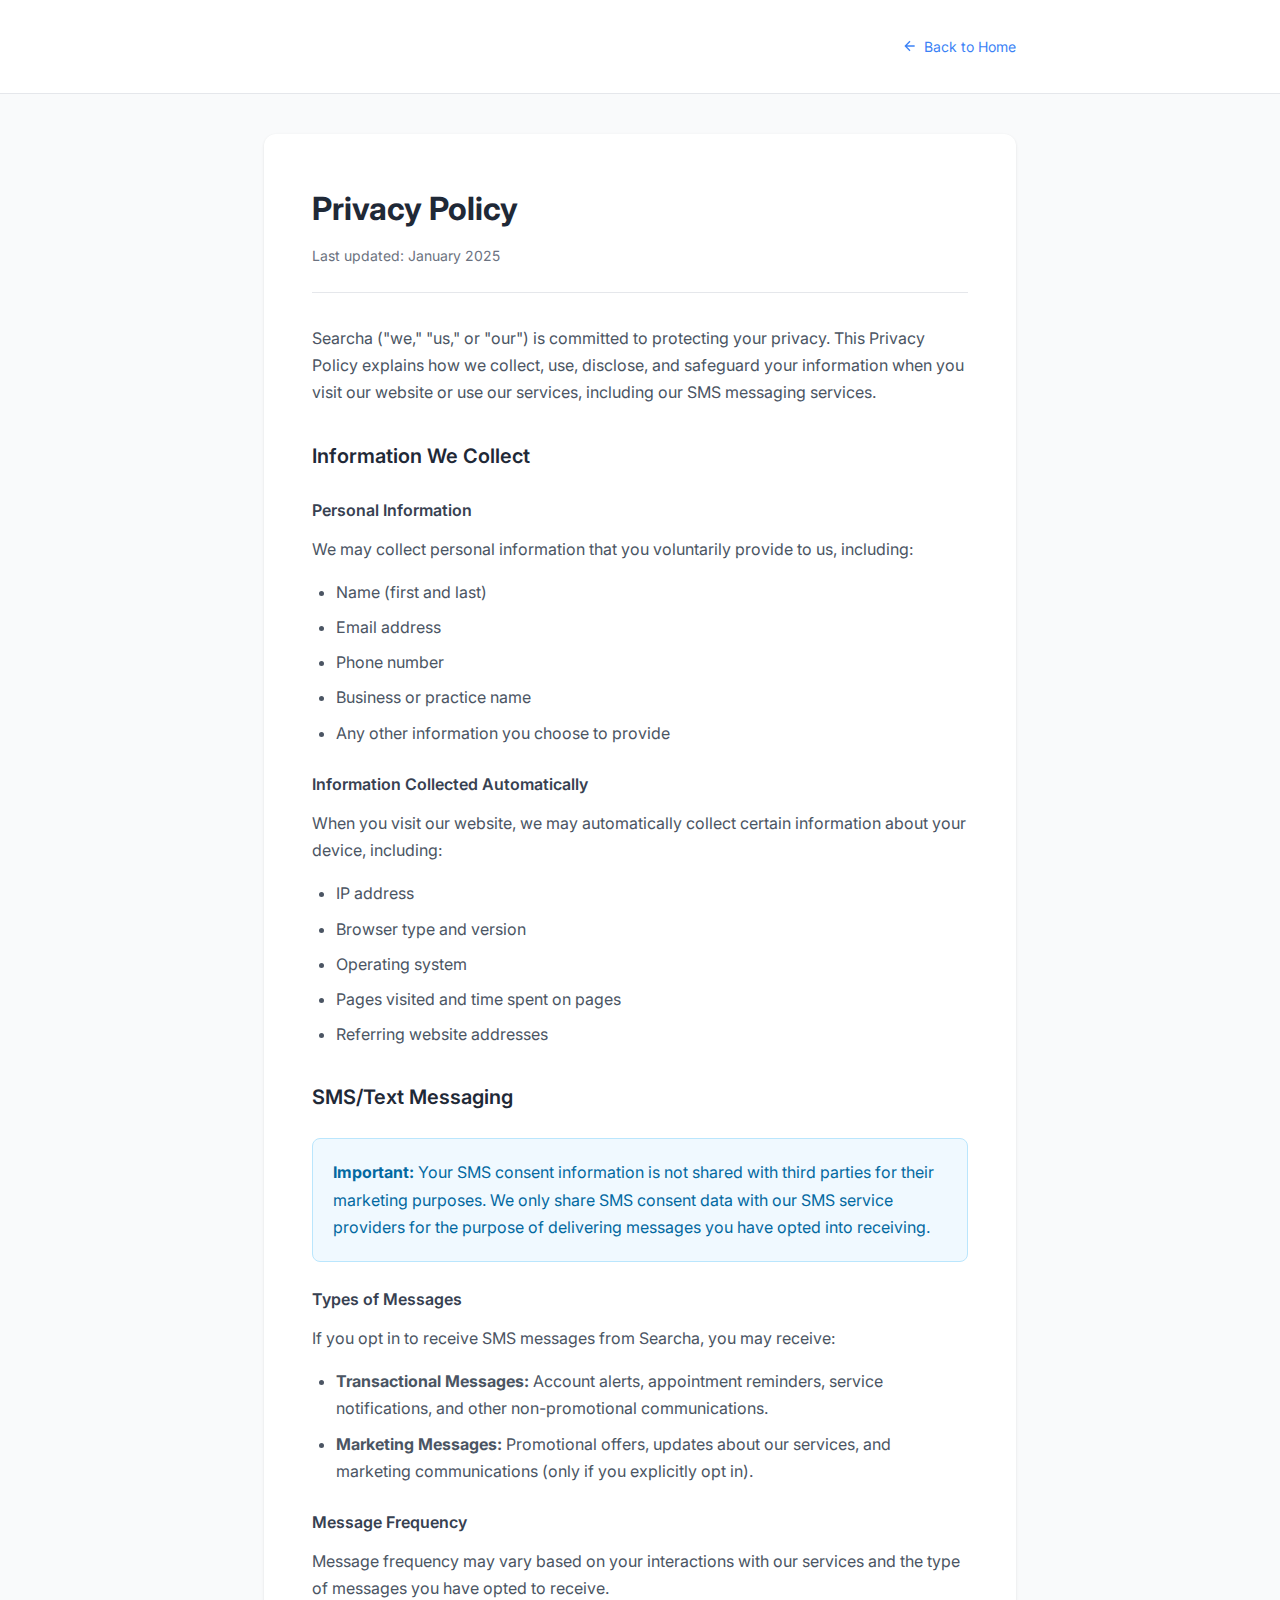
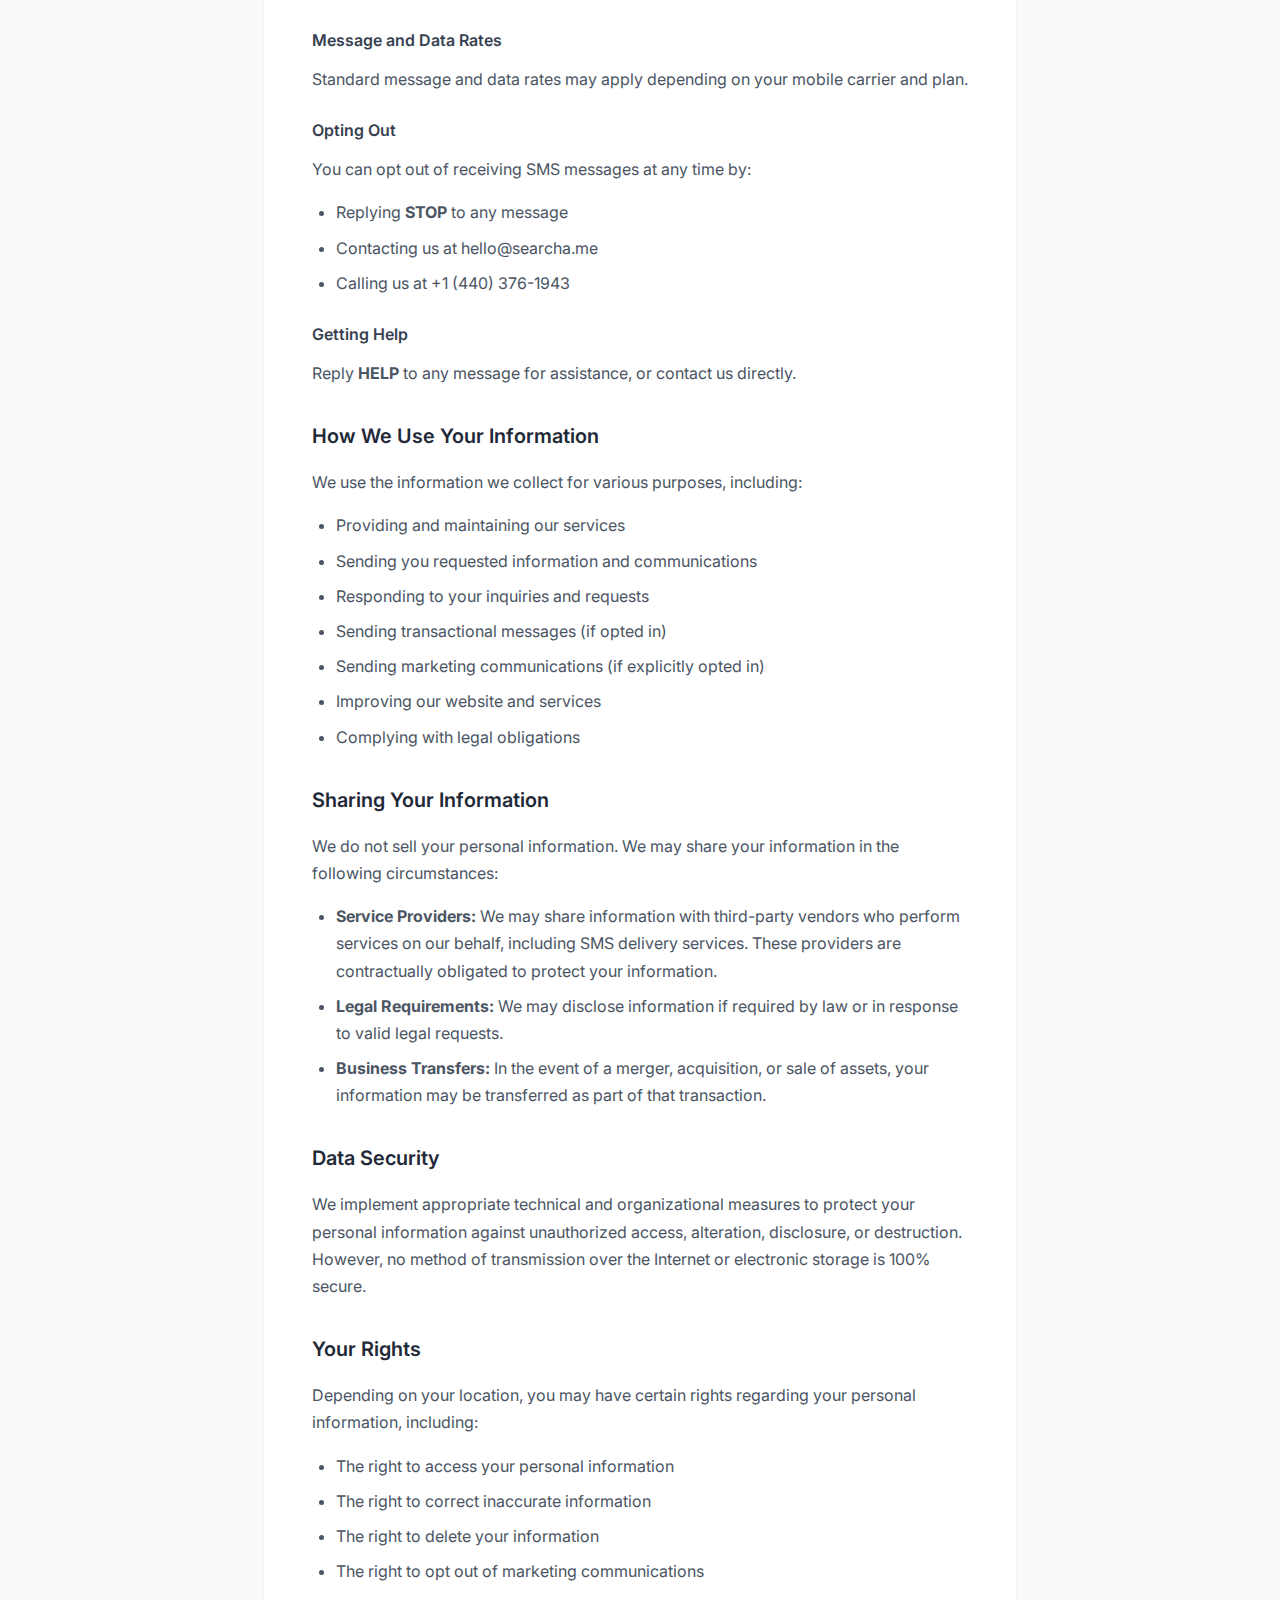
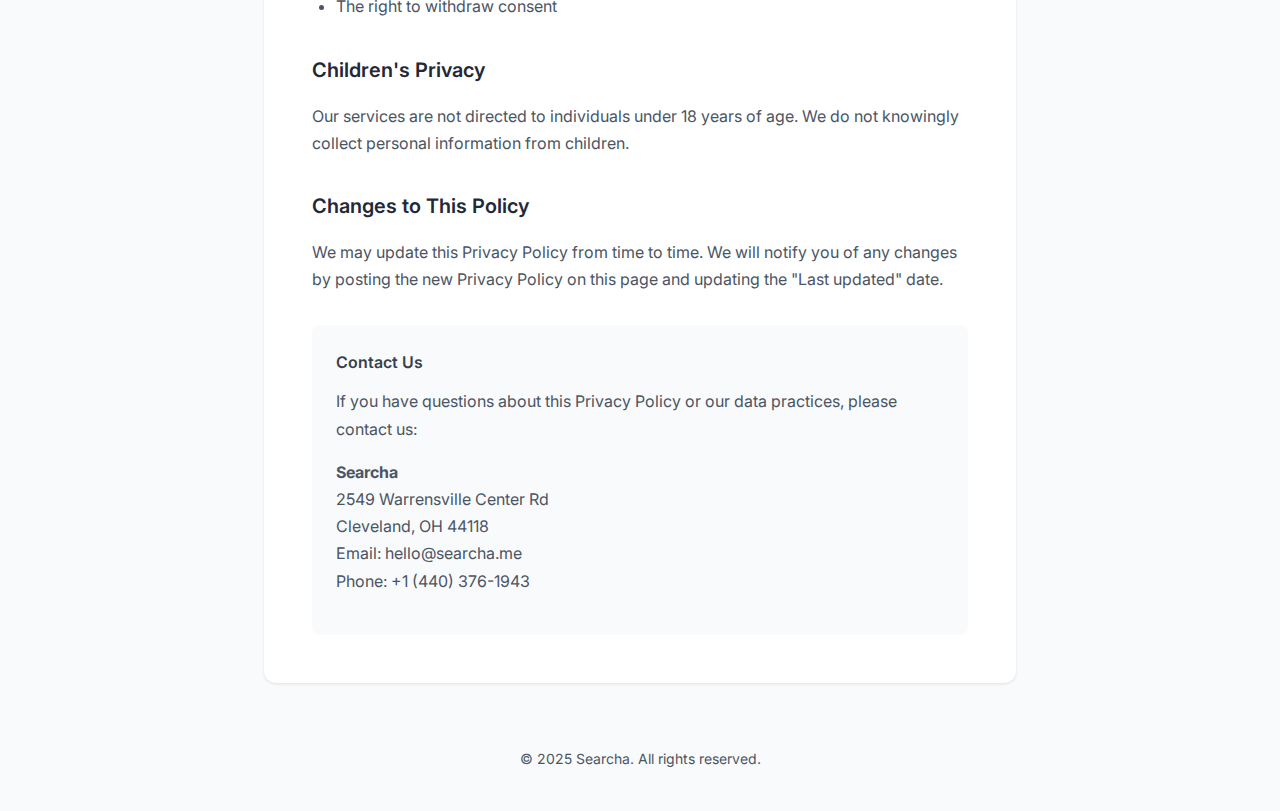
<file: privacy.html>
<!DOCTYPE html>
<html lang="en">
<head>
  <meta charset="UTF-8">
  <meta name="viewport" content="width=device-width, initial-scale=1.0">
  <title>Privacy Policy | Searcha</title>
  <link rel="icon" type="image/x-icon" href="./reference/favicon.ico">
  <link rel="preconnect" href="https://fonts.googleapis.com">
  <link rel="preconnect" href="https://fonts.gstatic.com" crossorigin>
  <link href="https://fonts.googleapis.com/css2?family=Inter:wght@400;500;600;700&display=swap" rel="stylesheet">
  <style>
    * {
      margin: 0;
      padding: 0;
      box-sizing: border-box;
    }

    body {
      font-family: 'Inter', -apple-system, BlinkMacSystemFont, 'Segoe UI', Roboto, sans-serif;
      line-height: 1.7;
      color: #1F2937;
      background-color: #F9FAFB;
    }

    .header {
      background: #fff;
      border-bottom: 1px solid #E5E7EB;
      padding: 20px 0;
      position: sticky;
      top: 0;
      z-index: 100;
    }

    .container {
      max-width: 800px;
      margin: 0 auto;
      padding: 0 24px;
    }

    .header-content {
      display: flex;
      align-items: center;
      justify-content: space-between;
    }

    .logo {
      font-size: 24px;
      font-weight: 700;
      color: #1F2937;
      text-decoration: none;
    }

    .logo img {
      height: 40px;
    }

    .back-link {
      font-size: 14px;
      color: #3B82F6;
      text-decoration: none;
      display: flex;
      align-items: center;
      gap: 6px;
    }

    .back-link:hover {
      text-decoration: underline;
    }

    .content {
      background: #fff;
      border-radius: 12px;
      box-shadow: 0 1px 3px rgba(0, 0, 0, 0.1);
      margin: 40px auto;
      padding: 48px;
    }

    .page-title {
      font-size: 32px;
      font-weight: 700;
      color: #1F2937;
      margin-bottom: 8px;
    }

    .last-updated {
      font-size: 14px;
      color: #6B7280;
      margin-bottom: 32px;
      padding-bottom: 24px;
      border-bottom: 1px solid #E5E7EB;
    }

    h2 {
      font-size: 20px;
      font-weight: 600;
      color: #1F2937;
      margin-top: 32px;
      margin-bottom: 16px;
    }

    h3 {
      font-size: 16px;
      font-weight: 600;
      color: #374151;
      margin-top: 24px;
      margin-bottom: 12px;
    }

    p {
      margin-bottom: 16px;
      color: #4B5563;
    }

    ul, ol {
      margin-bottom: 16px;
      padding-left: 24px;
      color: #4B5563;
    }

    li {
      margin-bottom: 8px;
    }

    .highlight-box {
      background: #F0F9FF;
      border: 1px solid #BAE6FD;
      border-radius: 8px;
      padding: 20px;
      margin: 24px 0;
    }

    .highlight-box p {
      margin-bottom: 0;
      color: #0369A1;
    }

    .contact-info {
      background: #F9FAFB;
      border-radius: 8px;
      padding: 24px;
      margin-top: 32px;
    }

    .contact-info h3 {
      margin-top: 0;
    }

    .footer {
      text-align: center;
      padding: 24px;
      color: #6B7280;
      font-size: 14px;
    }

    @media (max-width: 640px) {
      .content {
        margin: 20px;
        padding: 24px;
      }

      .page-title {
        font-size: 24px;
      }

      h2 {
        font-size: 18px;
      }
    }
  </style>
</head>
<body>
  <header class="header">
    <div class="container">
      <div class="header-content">
        <a href="index.html" class="logo">
          <img src="./reference/searcha_logo.png" alt="Searcha">
        </a>
        <a href="index.html" class="back-link">
          <svg width="16" height="16" viewBox="0 0 24 24" fill="none" stroke="currentColor" stroke-width="2">
            <path d="M19 12H5M12 19l-7-7 7-7"/>
          </svg>
          Back to Home
        </a>
      </div>
    </div>
  </header>

  <main>
    <div class="container">
      <article class="content">
        <h1 class="page-title">Privacy Policy</h1>
        <p class="last-updated">Last updated: January 2025</p>

        <p>Searcha ("we," "us," or "our") is committed to protecting your privacy. This Privacy Policy explains how we collect, use, disclose, and safeguard your information when you visit our website or use our services, including our SMS messaging services.</p>

        <h2>Information We Collect</h2>

        <h3>Personal Information</h3>
        <p>We may collect personal information that you voluntarily provide to us, including:</p>
        <ul>
          <li>Name (first and last)</li>
          <li>Email address</li>
          <li>Phone number</li>
          <li>Business or practice name</li>
          <li>Any other information you choose to provide</li>
        </ul>

        <h3>Information Collected Automatically</h3>
        <p>When you visit our website, we may automatically collect certain information about your device, including:</p>
        <ul>
          <li>IP address</li>
          <li>Browser type and version</li>
          <li>Operating system</li>
          <li>Pages visited and time spent on pages</li>
          <li>Referring website addresses</li>
        </ul>

        <h2>SMS/Text Messaging</h2>

        <div class="highlight-box">
          <p><strong>Important:</strong> Your SMS consent information is not shared with third parties for their marketing purposes. We only share SMS consent data with our SMS service providers for the purpose of delivering messages you have opted into receiving.</p>
        </div>

        <h3>Types of Messages</h3>
        <p>If you opt in to receive SMS messages from Searcha, you may receive:</p>
        <ul>
          <li><strong>Transactional Messages:</strong> Account alerts, appointment reminders, service notifications, and other non-promotional communications.</li>
          <li><strong>Marketing Messages:</strong> Promotional offers, updates about our services, and marketing communications (only if you explicitly opt in).</li>
        </ul>

        <h3>Message Frequency</h3>
        <p>Message frequency may vary based on your interactions with our services and the type of messages you have opted to receive.</p>

        <h3>Message and Data Rates</h3>
        <p>Standard message and data rates may apply depending on your mobile carrier and plan.</p>

        <h3>Opting Out</h3>
        <p>You can opt out of receiving SMS messages at any time by:</p>
        <ul>
          <li>Replying <strong>STOP</strong> to any message</li>
          <li>Contacting us at hello@searcha.me</li>
          <li>Calling us at +1 (440) 376-1943</li>
        </ul>

        <h3>Getting Help</h3>
        <p>Reply <strong>HELP</strong> to any message for assistance, or contact us directly.</p>

        <h2>How We Use Your Information</h2>
        <p>We use the information we collect for various purposes, including:</p>
        <ul>
          <li>Providing and maintaining our services</li>
          <li>Sending you requested information and communications</li>
          <li>Responding to your inquiries and requests</li>
          <li>Sending transactional messages (if opted in)</li>
          <li>Sending marketing communications (if explicitly opted in)</li>
          <li>Improving our website and services</li>
          <li>Complying with legal obligations</li>
        </ul>

        <h2>Sharing Your Information</h2>
        <p>We do not sell your personal information. We may share your information in the following circumstances:</p>
        <ul>
          <li><strong>Service Providers:</strong> We may share information with third-party vendors who perform services on our behalf, including SMS delivery services. These providers are contractually obligated to protect your information.</li>
          <li><strong>Legal Requirements:</strong> We may disclose information if required by law or in response to valid legal requests.</li>
          <li><strong>Business Transfers:</strong> In the event of a merger, acquisition, or sale of assets, your information may be transferred as part of that transaction.</li>
        </ul>

        <h2>Data Security</h2>
        <p>We implement appropriate technical and organizational measures to protect your personal information against unauthorized access, alteration, disclosure, or destruction. However, no method of transmission over the Internet or electronic storage is 100% secure.</p>

        <h2>Your Rights</h2>
        <p>Depending on your location, you may have certain rights regarding your personal information, including:</p>
        <ul>
          <li>The right to access your personal information</li>
          <li>The right to correct inaccurate information</li>
          <li>The right to delete your information</li>
          <li>The right to opt out of marketing communications</li>
          <li>The right to withdraw consent</li>
        </ul>

        <h2>Children's Privacy</h2>
        <p>Our services are not directed to individuals under 18 years of age. We do not knowingly collect personal information from children.</p>

        <h2>Changes to This Policy</h2>
        <p>We may update this Privacy Policy from time to time. We will notify you of any changes by posting the new Privacy Policy on this page and updating the "Last updated" date.</p>

        <div class="contact-info">
          <h3>Contact Us</h3>
          <p>If you have questions about this Privacy Policy or our data practices, please contact us:</p>
          <p>
            <strong>Searcha</strong><br>
            2549 Warrensville Center Rd<br>
            Cleveland, OH 44118<br>
            Email: hello@searcha.me<br>
            Phone: +1 (440) 376-1943
          </p>
        </div>
      </article>
    </div>
  </main>

  <footer class="footer">
    <p>&copy; 2025 Searcha. All rights reserved.</p>
  </footer>
</body>
</html>
</file>
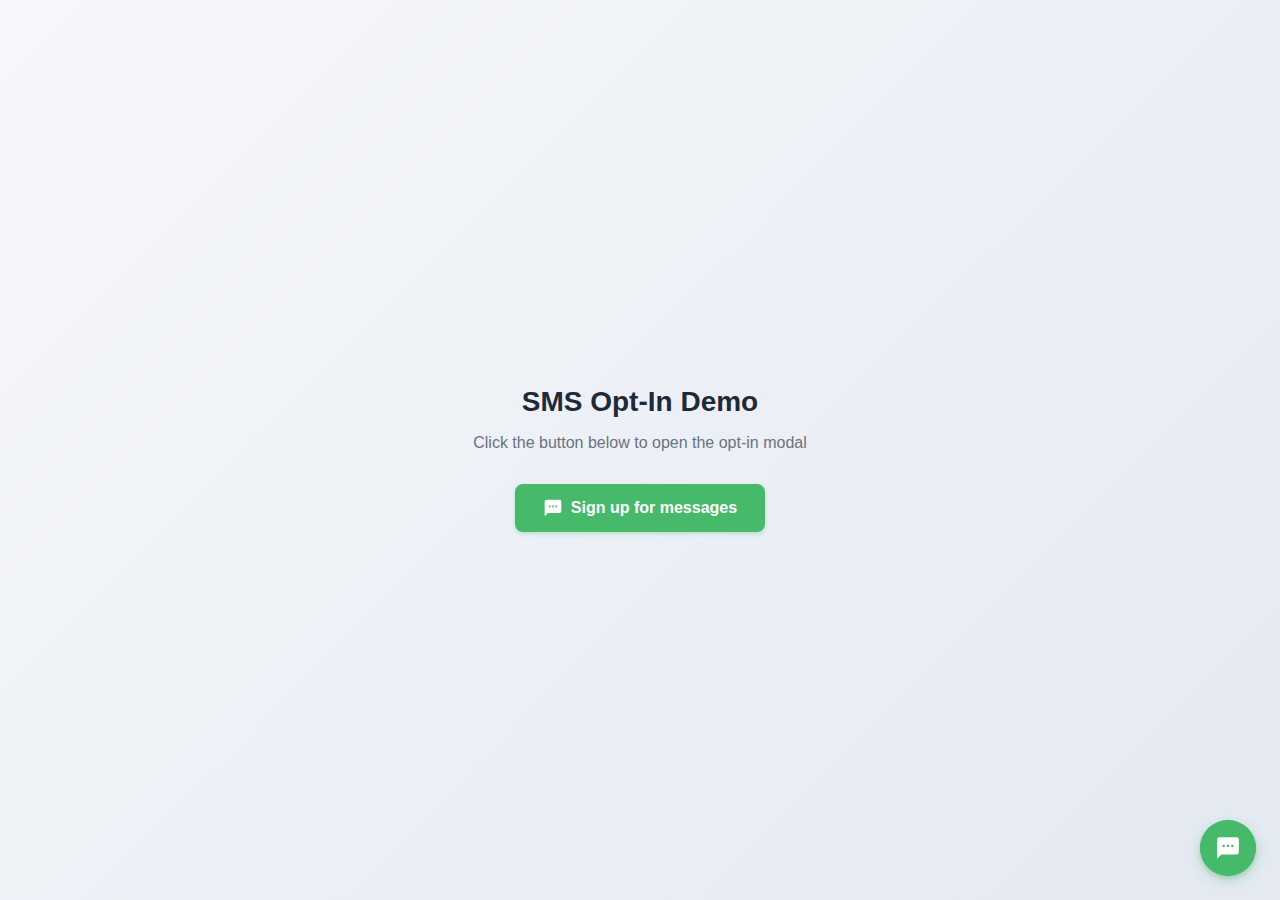
<file: sms-optin-demo.html>
<!DOCTYPE html>
<html lang="en">
<head>
  <meta charset="UTF-8">
  <meta name="viewport" content="width=device-width, initial-scale=1.0">
  <title>SMS Opt-In Demo | Searcha</title>
  <link rel="preconnect" href="https://fonts.googleapis.com">
  <link rel="preconnect" href="https://fonts.gstatic.com" crossorigin>
  <link href="https://fonts.googleapis.com/css2?family=Inter:wght@400;500;600;700&display=swap" rel="stylesheet">
  <link rel="stylesheet" href="styles-optin.css">
  <style>
    /* Demo page styling only */
    body {
      margin: 0;
      padding: 0;
      min-height: 100vh;
      display: flex;
      flex-direction: column;
      align-items: center;
      justify-content: center;
      background: linear-gradient(135deg, #f5f7fa 0%, #e4e9f2 100%);
      font-family: -apple-system, BlinkMacSystemFont, 'Segoe UI', Roboto, sans-serif;
    }
    .demo-container {
      text-align: center;
      padding: 40px;
    }
    .demo-title {
      font-size: 28px;
      font-weight: 600;
      color: #1F2937;
      margin-bottom: 12px;
    }
    .demo-subtitle {
      font-size: 16px;
      color: #6B7280;
      margin-bottom: 32px;
    }
  </style>
</head>
<body>
  <main>
    <div class="demo-container">
      <h1 class="demo-title">SMS Opt-In Demo</h1>
      <p class="demo-subtitle">Click the button below to open the opt-in modal</p>

      <!-- CTA Button - This triggers the modal -->
      <button type="button" class="optin-cta-btn" data-optin-trigger>
        <svg width="20" height="20" viewBox="0 0 24 24" fill="currentColor">
          <path d="M20 2H4c-1.1 0-1.99.9-1.99 2L2 22l4-4h14c1.1 0 2-.9 2-2V4c0-1.1-.9-2-2-2zM9 11H7V9h2v2zm4 0h-2V9h2v2zm4 0h-2V9h2v2z"/>
        </svg>
        Sign up for messages
      </button>
    </div>
  </main>

  <!-- SMS Opt-In Modal -->
  <div
    class="optin-modal-backdrop"
    id="optin-modal-backdrop"
    role="dialog"
    aria-modal="true"
    aria-labelledby="optin-modal-title"
    aria-describedby="optin-modal-desc"
  >
    <div class="optin-modal" id="optin-modal">
      <!-- Modal Header -->
      <header class="optin-modal-header">
        <h2 class="optin-modal-title" id="optin-modal-title">Opt-In Method</h2>
        <p class="optin-modal-subtitle" id="optin-modal-desc">Compliant Opt-in Form Example</p>
        <button
          type="button"
          class="optin-modal-close"
          id="optin-modal-close"
          aria-label="Close modal"
        >
          <svg viewBox="0 0 24 24" fill="none" stroke="currentColor" stroke-width="2" stroke-linecap="round" stroke-linejoin="round">
            <line x1="18" y1="6" x2="6" y2="18"></line>
            <line x1="6" y1="6" x2="18" y2="18"></line>
          </svg>
        </button>
      </header>

      <!-- Modal Body -->
      <div class="optin-modal-body">
        <div class="optin-columns">
          <!-- Left Column: Form -->
          <div class="optin-form-panel">
            <form class="optin-form" id="optin-form" novalidate>
              <!-- First Name -->
              <div class="optin-form-group">
                <label class="optin-label" for="optin-first-name">First Name</label>
                <input
                  type="text"
                  id="optin-first-name"
                  name="first_name"
                  class="optin-input"
                  placeholder="Enter first name"
                  autocomplete="given-name"
                >
              </div>

              <!-- Last Name -->
              <div class="optin-form-group">
                <label class="optin-label" for="optin-last-name">Last Name</label>
                <input
                  type="text"
                  id="optin-last-name"
                  name="last_name"
                  class="optin-input"
                  placeholder="Enter last name"
                  autocomplete="family-name"
                >
              </div>

              <!-- Phone -->
              <div class="optin-form-group">
                <label class="optin-label" for="optin-phone">
                  Phone <span class="required">*</span>
                </label>
                <input
                  type="tel"
                  id="optin-phone"
                  name="phone"
                  class="optin-input"
                  placeholder="(555) 555-5555"
                  autocomplete="tel"
                  required
                >
                <span class="optin-error-msg" role="alert"></span>
              </div>

              <!-- Email -->
              <div class="optin-form-group">
                <label class="optin-label" for="optin-email">
                  Email <span class="required">*</span>
                </label>
                <input
                  type="email"
                  id="optin-email"
                  name="email"
                  class="optin-input"
                  placeholder="you@example.com"
                  autocomplete="email"
                  required
                >
                <span class="optin-error-msg" role="alert"></span>
              </div>

              <!-- Checkbox 1: Transactional Consent (OPTIONAL) -->
              <div class="optin-checkbox-group">
                <input
                  type="checkbox"
                  id="optin-consent-transactional"
                  name="consent_transactional"
                  class="optin-checkbox"
                >
                <label class="optin-checkbox-label" for="optin-consent-transactional">
                  I consent to receive transactional messages from <span class="brand-name">Searcha</span> at the phone number provided. Message frequency may vary. Message &amp; Data rates may apply. Reply HELP for help or STOP to opt-out.
                </label>
              </div>

              <!-- Checkbox 2: Marketing Consent (OPTIONAL) -->
              <div class="optin-checkbox-group">
                <input
                  type="checkbox"
                  id="optin-consent-marketing"
                  name="consent_marketing"
                  class="optin-checkbox"
                >
                <label class="optin-checkbox-label" for="optin-consent-marketing">
                  I consent to receive marketing and promotional messages from <span class="brand-name">Searcha</span> at the phone number provided. Message frequency may vary. Message &amp; Data rates may apply. Reply HELP for help or STOP to opt-out.
                </label>
              </div>

              <!-- Submit Button -->
              <button type="submit" class="optin-submit-btn">Sign Up</button>

              <!-- Footer Links -->
              <div class="optin-footer-links">
                <a href="privacy.html" class="optin-footer-link">Privacy</a>
                <a href="terms.html" class="optin-footer-link">Terms of Service</a>
              </div>
            </form>

            <!-- Success State -->
            <div class="optin-success">
              <svg class="optin-success-icon" viewBox="0 0 24 24" fill="none" stroke="currentColor" stroke-width="2">
                <circle cx="12" cy="12" r="10"></circle>
                <path d="M9 12l2 2 4-4"></path>
              </svg>
              <h3 class="optin-success-title">Thanks — you're opted in.</h3>
              <p class="optin-success-text">We'll be in touch soon.</p>
            </div>
          </div>

                  </div>
      </div>
    </div>
  </div>

  <!-- Floating Action Button (FAB) -->
  <button type="button" class="optin-fab" data-optin-trigger aria-label="Sign up for messages">
    <span class="optin-fab-icon">
      <svg viewBox="0 0 24 24">
        <path d="M20 2H4c-1.1 0-1.99.9-1.99 2L2 22l4-4h14c1.1 0 2-.9 2-2V4c0-1.1-.9-2-2-2zM9 11H7V9h2v2zm4 0h-2V9h2v2zm4 0h-2V9h2v2z"/>
      </svg>
    </span>
    <span class="optin-fab-text">Sign up for messages</span>
  </button>

  <script src="sms-optin.js"></script>
</body>
</html>
</file>
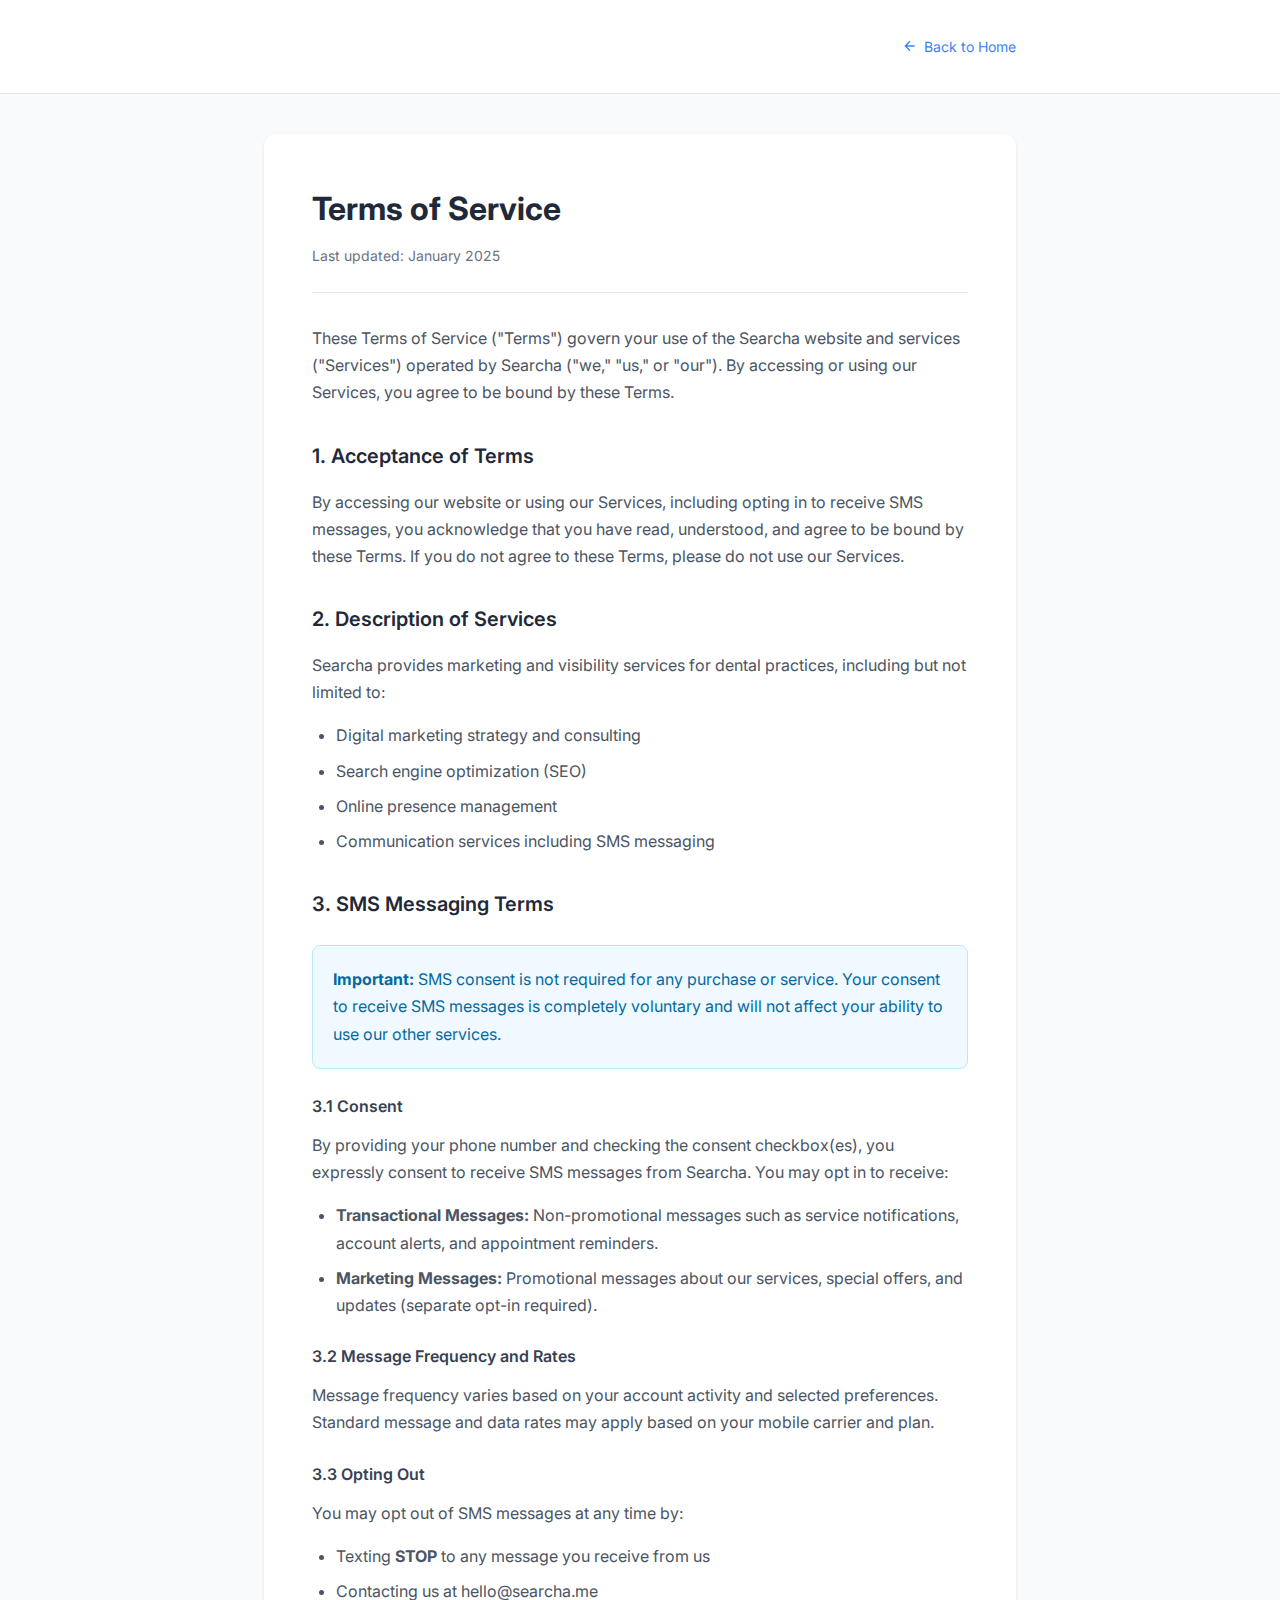
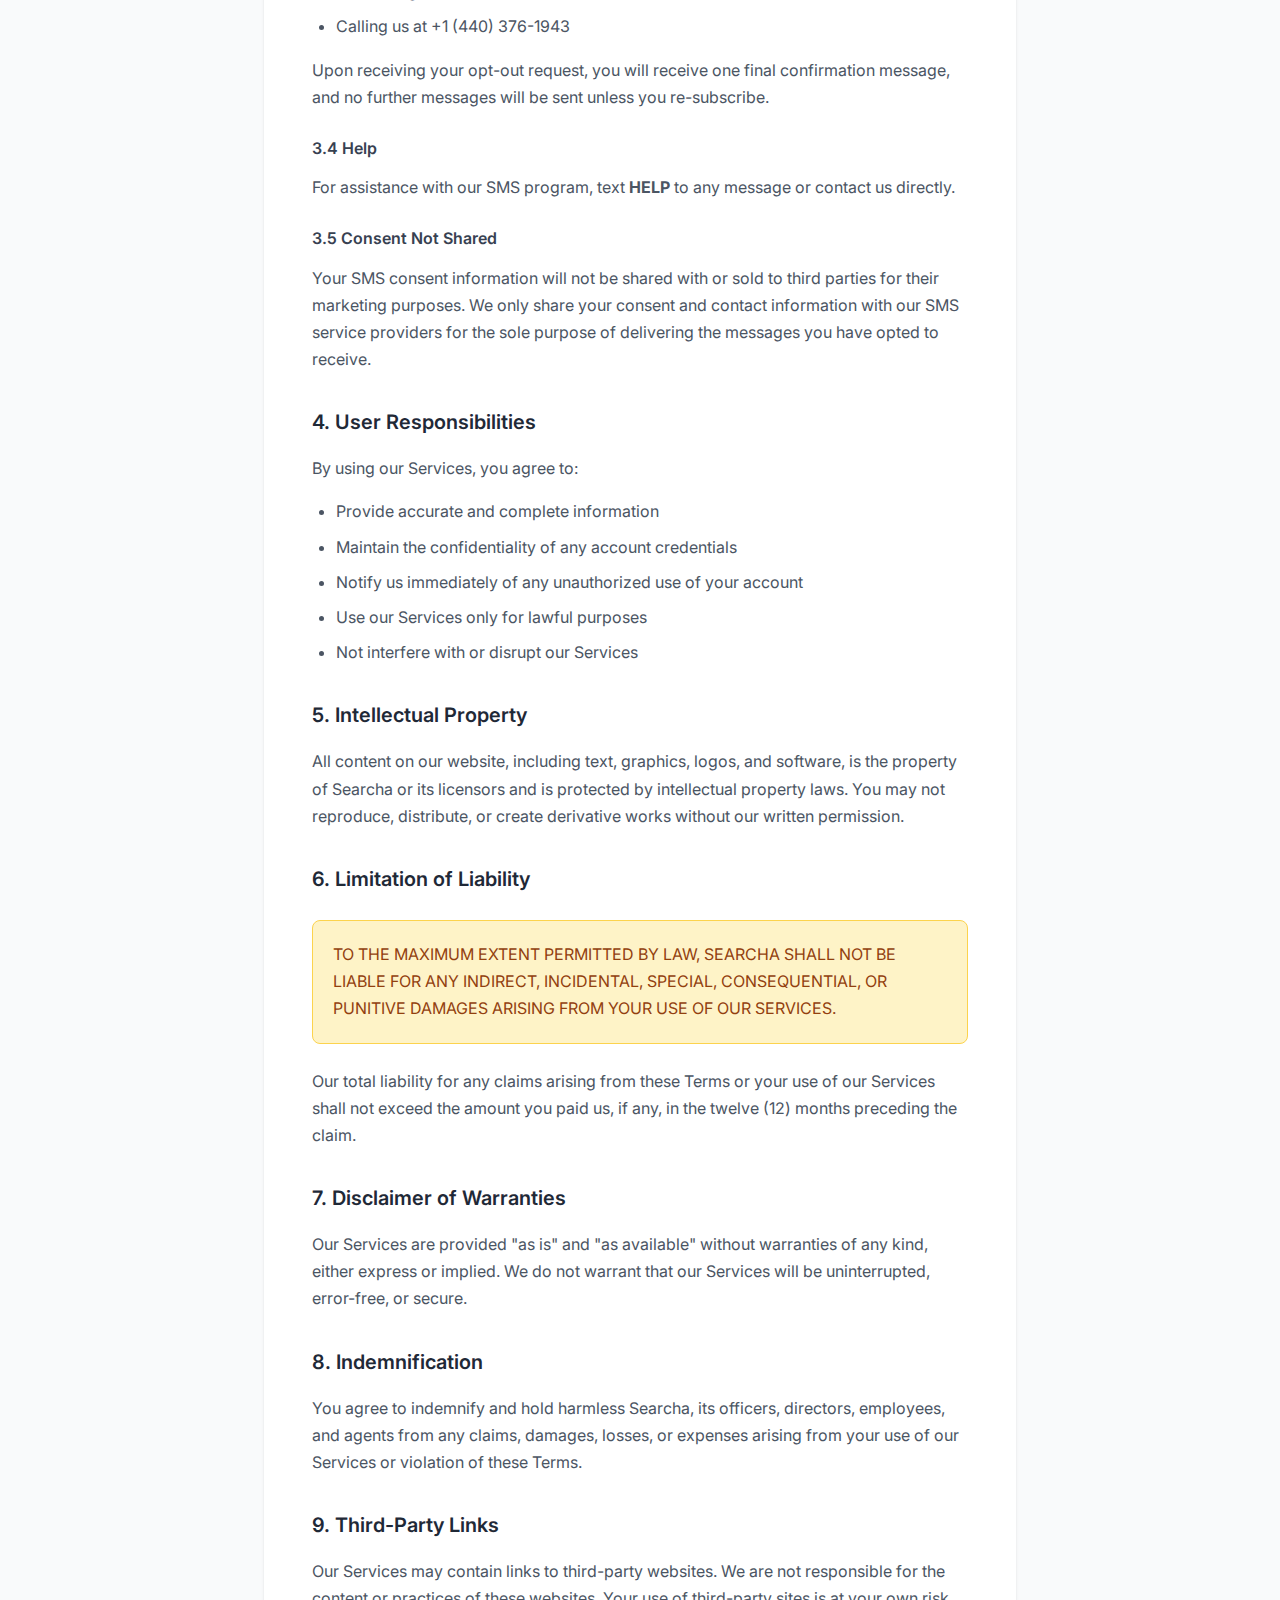
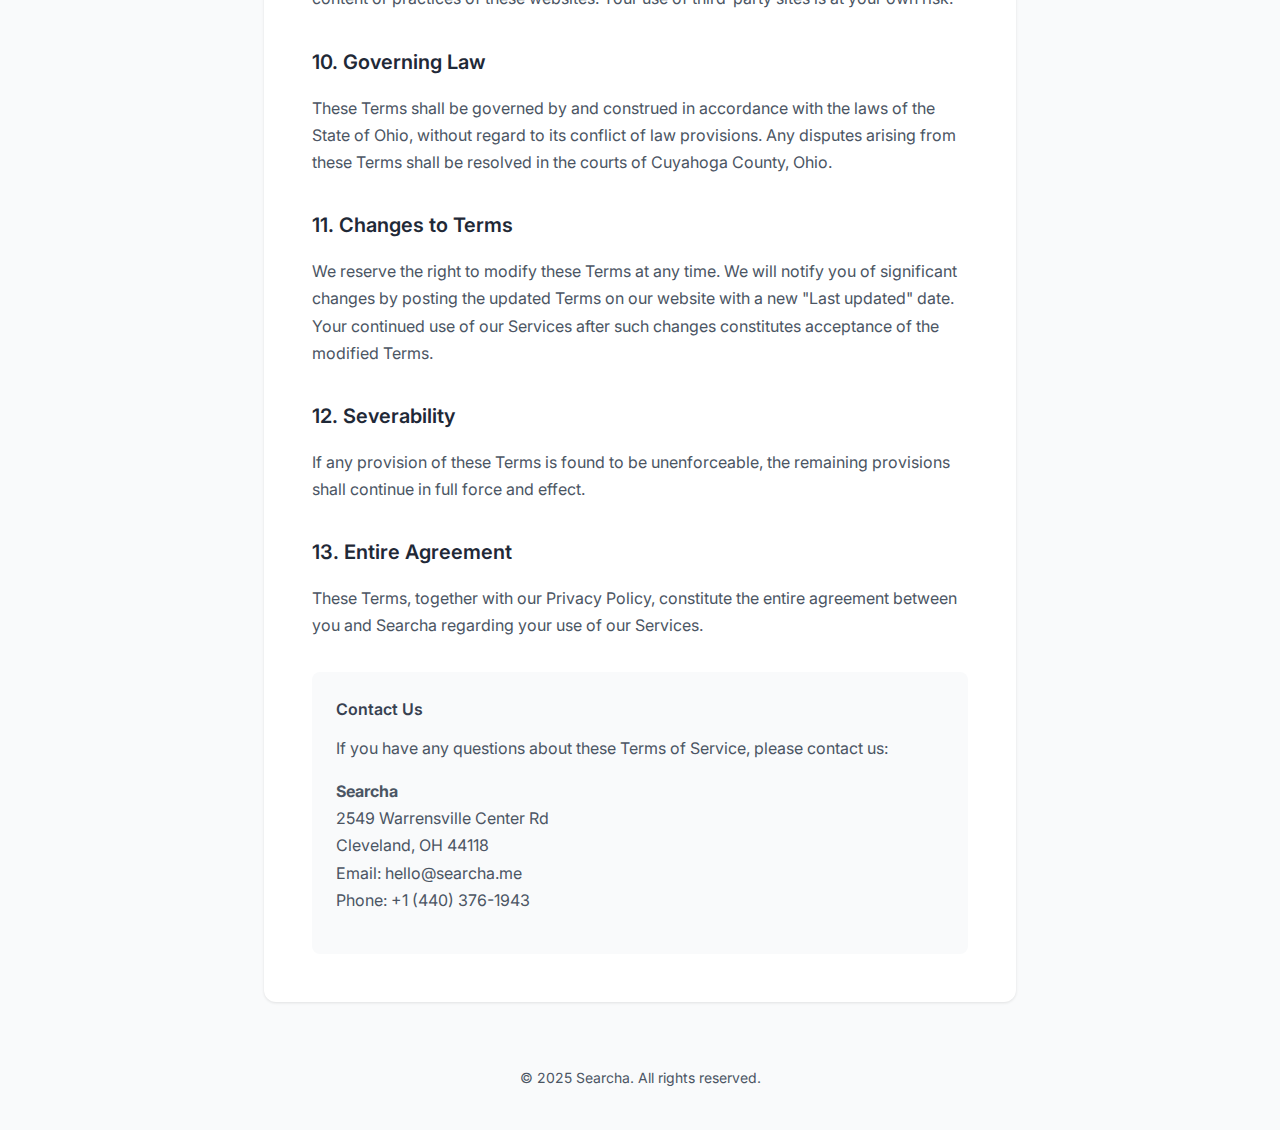
<file: terms.html>
<!DOCTYPE html>
<html lang="en">
<head>
  <meta charset="UTF-8">
  <meta name="viewport" content="width=device-width, initial-scale=1.0">
  <title>Terms of Service | Searcha</title>
  <link rel="icon" type="image/x-icon" href="./reference/favicon.ico">
  <link rel="preconnect" href="https://fonts.googleapis.com">
  <link rel="preconnect" href="https://fonts.gstatic.com" crossorigin>
  <link href="https://fonts.googleapis.com/css2?family=Inter:wght@400;500;600;700&display=swap" rel="stylesheet">
  <style>
    * {
      margin: 0;
      padding: 0;
      box-sizing: border-box;
    }

    body {
      font-family: 'Inter', -apple-system, BlinkMacSystemFont, 'Segoe UI', Roboto, sans-serif;
      line-height: 1.7;
      color: #1F2937;
      background-color: #F9FAFB;
    }

    .header {
      background: #fff;
      border-bottom: 1px solid #E5E7EB;
      padding: 20px 0;
      position: sticky;
      top: 0;
      z-index: 100;
    }

    .container {
      max-width: 800px;
      margin: 0 auto;
      padding: 0 24px;
    }

    .header-content {
      display: flex;
      align-items: center;
      justify-content: space-between;
    }

    .logo {
      font-size: 24px;
      font-weight: 700;
      color: #1F2937;
      text-decoration: none;
    }

    .logo img {
      height: 40px;
    }

    .back-link {
      font-size: 14px;
      color: #3B82F6;
      text-decoration: none;
      display: flex;
      align-items: center;
      gap: 6px;
    }

    .back-link:hover {
      text-decoration: underline;
    }

    .content {
      background: #fff;
      border-radius: 12px;
      box-shadow: 0 1px 3px rgba(0, 0, 0, 0.1);
      margin: 40px auto;
      padding: 48px;
    }

    .page-title {
      font-size: 32px;
      font-weight: 700;
      color: #1F2937;
      margin-bottom: 8px;
    }

    .last-updated {
      font-size: 14px;
      color: #6B7280;
      margin-bottom: 32px;
      padding-bottom: 24px;
      border-bottom: 1px solid #E5E7EB;
    }

    h2 {
      font-size: 20px;
      font-weight: 600;
      color: #1F2937;
      margin-top: 32px;
      margin-bottom: 16px;
    }

    h3 {
      font-size: 16px;
      font-weight: 600;
      color: #374151;
      margin-top: 24px;
      margin-bottom: 12px;
    }

    p {
      margin-bottom: 16px;
      color: #4B5563;
    }

    ul, ol {
      margin-bottom: 16px;
      padding-left: 24px;
      color: #4B5563;
    }

    li {
      margin-bottom: 8px;
    }

    .highlight-box {
      background: #F0F9FF;
      border: 1px solid #BAE6FD;
      border-radius: 8px;
      padding: 20px;
      margin: 24px 0;
    }

    .highlight-box p {
      margin-bottom: 0;
      color: #0369A1;
    }

    .warning-box {
      background: #FEF3C7;
      border: 1px solid #FCD34D;
      border-radius: 8px;
      padding: 20px;
      margin: 24px 0;
    }

    .warning-box p {
      margin-bottom: 0;
      color: #92400E;
    }

    .contact-info {
      background: #F9FAFB;
      border-radius: 8px;
      padding: 24px;
      margin-top: 32px;
    }

    .contact-info h3 {
      margin-top: 0;
    }

    .footer {
      text-align: center;
      padding: 24px;
      color: #6B7280;
      font-size: 14px;
    }

    @media (max-width: 640px) {
      .content {
        margin: 20px;
        padding: 24px;
      }

      .page-title {
        font-size: 24px;
      }

      h2 {
        font-size: 18px;
      }
    }
  </style>
</head>
<body>
  <header class="header">
    <div class="container">
      <div class="header-content">
        <a href="index.html" class="logo">
          <img src="./reference/searcha_logo.png" alt="Searcha">
        </a>
        <a href="index.html" class="back-link">
          <svg width="16" height="16" viewBox="0 0 24 24" fill="none" stroke="currentColor" stroke-width="2">
            <path d="M19 12H5M12 19l-7-7 7-7"/>
          </svg>
          Back to Home
        </a>
      </div>
    </div>
  </header>

  <main>
    <div class="container">
      <article class="content">
        <h1 class="page-title">Terms of Service</h1>
        <p class="last-updated">Last updated: January 2025</p>

        <p>These Terms of Service ("Terms") govern your use of the Searcha website and services ("Services") operated by Searcha ("we," "us," or "our"). By accessing or using our Services, you agree to be bound by these Terms.</p>

        <h2>1. Acceptance of Terms</h2>
        <p>By accessing our website or using our Services, including opting in to receive SMS messages, you acknowledge that you have read, understood, and agree to be bound by these Terms. If you do not agree to these Terms, please do not use our Services.</p>

        <h2>2. Description of Services</h2>
        <p>Searcha provides marketing and visibility services for dental practices, including but not limited to:</p>
        <ul>
          <li>Digital marketing strategy and consulting</li>
          <li>Search engine optimization (SEO)</li>
          <li>Online presence management</li>
          <li>Communication services including SMS messaging</li>
        </ul>

        <h2>3. SMS Messaging Terms</h2>

        <div class="highlight-box">
          <p><strong>Important:</strong> SMS consent is not required for any purchase or service. Your consent to receive SMS messages is completely voluntary and will not affect your ability to use our other services.</p>
        </div>

        <h3>3.1 Consent</h3>
        <p>By providing your phone number and checking the consent checkbox(es), you expressly consent to receive SMS messages from Searcha. You may opt in to receive:</p>
        <ul>
          <li><strong>Transactional Messages:</strong> Non-promotional messages such as service notifications, account alerts, and appointment reminders.</li>
          <li><strong>Marketing Messages:</strong> Promotional messages about our services, special offers, and updates (separate opt-in required).</li>
        </ul>

        <h3>3.2 Message Frequency and Rates</h3>
        <p>Message frequency varies based on your account activity and selected preferences. Standard message and data rates may apply based on your mobile carrier and plan.</p>

        <h3>3.3 Opting Out</h3>
        <p>You may opt out of SMS messages at any time by:</p>
        <ul>
          <li>Texting <strong>STOP</strong> to any message you receive from us</li>
          <li>Contacting us at hello@searcha.me</li>
          <li>Calling us at +1 (440) 376-1943</li>
        </ul>
        <p>Upon receiving your opt-out request, you will receive one final confirmation message, and no further messages will be sent unless you re-subscribe.</p>

        <h3>3.4 Help</h3>
        <p>For assistance with our SMS program, text <strong>HELP</strong> to any message or contact us directly.</p>

        <h3>3.5 Consent Not Shared</h3>
        <p>Your SMS consent information will not be shared with or sold to third parties for their marketing purposes. We only share your consent and contact information with our SMS service providers for the sole purpose of delivering the messages you have opted to receive.</p>

        <h2>4. User Responsibilities</h2>
        <p>By using our Services, you agree to:</p>
        <ul>
          <li>Provide accurate and complete information</li>
          <li>Maintain the confidentiality of any account credentials</li>
          <li>Notify us immediately of any unauthorized use of your account</li>
          <li>Use our Services only for lawful purposes</li>
          <li>Not interfere with or disrupt our Services</li>
        </ul>

        <h2>5. Intellectual Property</h2>
        <p>All content on our website, including text, graphics, logos, and software, is the property of Searcha or its licensors and is protected by intellectual property laws. You may not reproduce, distribute, or create derivative works without our written permission.</p>

        <h2>6. Limitation of Liability</h2>
        <div class="warning-box">
          <p>TO THE MAXIMUM EXTENT PERMITTED BY LAW, SEARCHA SHALL NOT BE LIABLE FOR ANY INDIRECT, INCIDENTAL, SPECIAL, CONSEQUENTIAL, OR PUNITIVE DAMAGES ARISING FROM YOUR USE OF OUR SERVICES.</p>
        </div>
        <p>Our total liability for any claims arising from these Terms or your use of our Services shall not exceed the amount you paid us, if any, in the twelve (12) months preceding the claim.</p>

        <h2>7. Disclaimer of Warranties</h2>
        <p>Our Services are provided "as is" and "as available" without warranties of any kind, either express or implied. We do not warrant that our Services will be uninterrupted, error-free, or secure.</p>

        <h2>8. Indemnification</h2>
        <p>You agree to indemnify and hold harmless Searcha, its officers, directors, employees, and agents from any claims, damages, losses, or expenses arising from your use of our Services or violation of these Terms.</p>

        <h2>9. Third-Party Links</h2>
        <p>Our Services may contain links to third-party websites. We are not responsible for the content or practices of these websites. Your use of third-party sites is at your own risk.</p>

        <h2>10. Governing Law</h2>
        <p>These Terms shall be governed by and construed in accordance with the laws of the State of Ohio, without regard to its conflict of law provisions. Any disputes arising from these Terms shall be resolved in the courts of Cuyahoga County, Ohio.</p>

        <h2>11. Changes to Terms</h2>
        <p>We reserve the right to modify these Terms at any time. We will notify you of significant changes by posting the updated Terms on our website with a new "Last updated" date. Your continued use of our Services after such changes constitutes acceptance of the modified Terms.</p>

        <h2>12. Severability</h2>
        <p>If any provision of these Terms is found to be unenforceable, the remaining provisions shall continue in full force and effect.</p>

        <h2>13. Entire Agreement</h2>
        <p>These Terms, together with our Privacy Policy, constitute the entire agreement between you and Searcha regarding your use of our Services.</p>

        <div class="contact-info">
          <h3>Contact Us</h3>
          <p>If you have any questions about these Terms of Service, please contact us:</p>
          <p>
            <strong>Searcha</strong><br>
            2549 Warrensville Center Rd<br>
            Cleveland, OH 44118<br>
            Email: hello@searcha.me<br>
            Phone: +1 (440) 376-1943
          </p>
        </div>
      </article>
    </div>
  </main>

  <footer class="footer">
    <p>&copy; 2025 Searcha. All rights reserved.</p>
  </footer>
</body>
</html>
</file>
<file: styles.css>
/* ==========================================================================
   Design System & Base Styles
   ========================================================================== */

:root {
  /* Colors */
  --color-navy: #1a2744;
  --color-navy-dark: #141e32;
  --color-navy-light: #243352;
  --color-teal: #4f6d7a;
  --color-teal-dark: #3f5964;

  /* Tint Blue - matches hero image blue tint */
  --tint-blue: #42476C;
  --tint-blue-hover: #373C62;
  --tint-blue-card: rgba(43, 46, 70, 0.85);
  --tint-blue-border: #4F5472;
  --tint-text: #FFFFFF;
  --color-white: #ffffff;
  --footer-gradient-start: #2a3650;
  --footer-gradient-mid: #1a2744;
  --footer-gradient-end: #0f1a2f;
  --grad-surface: linear-gradient(180deg, #f6f8fb 0%, #f6f8fb 100%);
  --grad-card: linear-gradient(180deg, #ffffff 0%, #eef2f7 100%);
  --grad-primary: linear-gradient(180deg, #47537b 0%, #2c3555 100%);
  --grad-primary-hover: linear-gradient(180deg, #3c466c 0%, #232c48 100%);
  --border-soft: rgba(15, 23, 42, 0.12);
  --text-on-dark: #f8fafc;
  --text-on-light: #1f2937;
  --color-gray-50: #f9fafb;
  --color-gray-100: #f3f4f6;
  --color-gray-200: #e5e7eb;
  --color-gray-300: #d1d5db;
  --color-gray-400: #9ca3af;
  --color-gray-500: #6b7280;
  --color-gray-600: #4b5563;
  --color-gray-700: #374151;
  --color-gray-800: #1f2937;
  --color-gray-900: #111827;

  /* Typography */
  --font-family: 'Inter', -apple-system, BlinkMacSystemFont, 'Segoe UI', Roboto, sans-serif;
  --font-size-xs: 0.75rem;
  --font-size-sm: 0.875rem;
  --font-size-base: 1rem;
  --font-size-lg: 1.125rem;
  --font-size-xl: 1.25rem;
  --font-size-2xl: 1.5rem;
  --font-size-3xl: 1.875rem;
  --font-size-4xl: 2.25rem;
  --font-size-5xl: 3rem;
  --font-size-6xl: 3.75rem;

  /* Spacing */
  --spacing-1: 0.25rem;
  --spacing-2: 0.5rem;
  --spacing-3: 0.75rem;
  --spacing-4: 1rem;
  --spacing-5: 1.25rem;
  --spacing-6: 1.5rem;
  --spacing-8: 2rem;
  --spacing-10: 2.5rem;
  --spacing-12: 3rem;
  --spacing-16: 4rem;
  --spacing-20: 5rem;
  --spacing-24: 6rem;

  /* Border Radius */
  --radius-sm: 0.25rem;
  --radius-md: 0.5rem;
  --radius-lg: 0.75rem;
  --radius-xl: 1rem;
  --radius-2xl: 1.5rem;

  /* Shadows */
  --shadow-sm: 0 1px 2px 0 rgb(0 0 0 / 0.05);
  --shadow-md: 0 4px 6px -1px rgb(0 0 0 / 0.1), 0 2px 4px -2px rgb(0 0 0 / 0.1);
  --shadow-lg: 0 10px 15px -3px rgb(0 0 0 / 0.1), 0 4px 6px -4px rgb(0 0 0 / 0.1);
  --shadow-xl: 0 20px 25px -5px rgb(0 0 0 / 0.1), 0 8px 10px -6px rgb(0 0 0 / 0.1);

  /* Transitions */
  --transition-fast: 150ms ease;
  --transition-base: 200ms ease;
  --transition-slow: 300ms ease;
}

/* Reset & Base */
*, *::before, *::after {
  box-sizing: border-box;
  margin: 0;
  padding: 0;
}

html {
  scroll-behavior: smooth;
}

body {
  font-family: var(--font-family);
  font-size: var(--font-size-base);
  line-height: 1.6;
  color: var(--color-gray-800);
  background-color: var(--color-white);
  -webkit-font-smoothing: antialiased;
  -moz-osx-font-smoothing: grayscale;
  overflow-x: hidden;
}

img {
  max-width: 100%;
  height: auto;
  display: block;
}

a {
  color: inherit;
  text-decoration: none;
}

ul, ol {
  list-style: none;
}

button {
  font-family: inherit;
  cursor: pointer;
  border: none;
  background: none;
}

input, textarea {
  font-family: inherit;
  border: none;
  outline: none;
}

/* ==========================================================================
   Utility Classes
   ========================================================================== */

.container {
  width: 100%;
  max-width: 1200px;
  margin: 0 auto;
  padding: 0 var(--spacing-6);
}

.container-wide {
  max-width: 1400px;
}

.section {
  padding: var(--spacing-20) 0;
}

.section-sm {
  padding: var(--spacing-12) 0;
}

.section-lg {
  padding: var(--spacing-24) 0;
}

.text-center {
  text-align: center;
}

.text-white {
  color: var(--color-white);
}

.text-teal {
  color: var(--color-teal);
}

.text-gray {
  color: var(--color-gray-500);
}

.bg-navy {
  background-color: #1f2a41;
  background-image: linear-gradient(180deg, #2b3651 0%, #182038 100%);
}

.bg-gray {
  background-color: #f6f8fb;
  background-image: var(--grad-surface);
}

/* ==========================================================================
   Typography
   ========================================================================== */

.eyebrow {
  font-size: var(--font-size-xs);
  font-weight: 600;
  letter-spacing: 0.1em;
  text-transform: uppercase;
  color: var(--color-gray-400);
  margin-bottom: var(--spacing-3);
}

.eyebrow-light {
  color: rgba(255, 255, 255, 0.7);
}

h1, .h1 {
  font-size: var(--font-size-5xl);
  font-weight: 700;
  line-height: 1.1;
  letter-spacing: -0.02em;
}

h2, .h2 {
  font-size: var(--font-size-4xl);
  font-weight: 700;
  line-height: 1.2;
  letter-spacing: -0.02em;
}

h3, .h3 {
  font-size: var(--font-size-2xl);
  font-weight: 600;
  line-height: 1.3;
}

h4, .h4 {
  font-size: var(--font-size-xl);
  font-weight: 600;
  line-height: 1.4;
}

h5, .h5 {
  font-size: var(--font-size-lg);
  font-weight: 600;
  line-height: 1.4;
}

.lead {
  font-size: var(--font-size-lg);
  color: var(--color-gray-600);
  line-height: 1.7;
}

.lead-light {
  color: rgba(255, 255, 255, 0.8);
}

/* ==========================================================================
   Buttons
   ========================================================================== */

.btn {
  display: inline-flex;
  align-items: center;
  justify-content: center;
  padding: 0.75rem 1.5rem;
  font-size: var(--font-size-sm);
  font-weight: 500;
  border-radius: 6px;
  transition: all var(--transition-base);
  white-space: nowrap;
  border: none;
  cursor: pointer;
}

.btn-lg {
  padding: 0.875rem 1.75rem;
  font-size: var(--font-size-sm);
}

.btn-primary {
  background-color: #2f3958;
  background-image: var(--grad-primary);
  color: var(--text-on-dark);
  border: 1px solid rgba(255, 255, 255, 0.12);
  border-radius: 12px;
  padding: 14px 28px;
  font-weight: 600;
  transition: all 0.2s ease;
}

.btn-primary:hover {
  background-color: #252e4a;
  background-image: var(--grad-primary-hover);
  transform: translateY(-1px);
}

.btn-secondary {
  background-color: var(--color-white);
  color: var(--color-gray-800);
}

.btn-secondary:hover {
  background-color: var(--color-gray-100);
}

.btn-outline {
  background-color: var(--color-white);
  border: none;
  color: var(--color-gray-800);
}

.btn-outline:hover {
  background-color: var(--color-gray-100);
}

.btn-outline-dark {
  background-color: transparent;
  border: 1px solid var(--border-soft);
  color: var(--color-navy);
}

.btn-outline-dark:hover {
  background-color: #2f3958;
  background-image: var(--grad-primary);
  color: var(--text-on-dark);
}

.btn-navy {
  background-color: #2f3958;
  background-image: var(--grad-primary);
  color: var(--text-on-dark);
  border: 1px solid rgba(255, 255, 255, 0.12);
}

.btn-navy:hover {
  background-color: #252e4a;
  background-image: var(--grad-primary-hover);
}

/* ==========================================================================
   Navigation
   ========================================================================== */

.nav {
  position: absolute;
  top: 0;
  left: 0;
  right: 0;
  z-index: 1000;
  padding: 4px 0;
  background-color: transparent;
}

.nav-container {
  display: flex;
  align-items: center;
  justify-content: space-between;
}

.nav-logo {
  display: flex;
  align-items: center;
  margin-left: 0;
}

.nav-logo img {
  height: 60px;
  width: auto;
}

.nav-links {
  display: flex;
  align-items: center;
  gap: var(--spacing-8);
}

.nav-link {
  font-size: var(--font-size-sm);
  font-weight: 500;
  color: rgba(255, 255, 255, 0.85);
  transition: color var(--transition-fast);
}

.nav-link:hover {
  color: var(--color-white);
}

.nav-cta {
  margin-left: var(--spacing-4);
  background-color: #1f2a41;
  background-image: linear-gradient(180deg, #2a3551 0%, #182038 100%);
  color: var(--text-on-dark);
  border: 1px solid rgba(255, 255, 255, 0.12);
  padding: 12px 24px;
  border-radius: 12px;
  font-size: var(--font-size-sm);
  font-weight: 600;
  transition: all 0.2s ease;
}

.nav-cta:hover {
  background-color: #182035;
  background-image: linear-gradient(180deg, #243048 0%, #141c2f 100%);
  transform: translateY(-1px);
}

.nav-mobile-toggle {
  display: none;
  flex-direction: column;
  gap: 5px;
  padding: var(--spacing-2);
}

.nav-mobile-toggle span {
  display: block;
  width: 24px;
  height: 2px;
  background-color: var(--color-white);
  transition: transform var(--transition-fast);
}

/* ==========================================================================
   Hero Section
   ========================================================================== */

.hero {
  position: relative;
  min-height: 62vh;
  display: flex;
  flex-direction: column;
  justify-content: flex-end;
  background-color: var(--color-navy);
  overflow: hidden;
  padding-bottom: var(--spacing-8);
}

.hero > .container {
  position: relative;
  z-index: 3;
  display: flex;
  flex-direction: column;
  flex: 1;
  justify-content: flex-end;
  padding-top: 200px;
}

.hero-bg {
  position: absolute;
  inset: 0;
  z-index: 1;
}

.hero-bg img {
  width: 100%;
  height: 100%;
  object-fit: cover;
}

.hero-overlay {
  position: absolute;
  inset: 0;
  background: linear-gradient(
    to right,
    rgba(26, 39, 68, 0.88) 0%,
    rgba(26, 39, 68, 0.7) 40%,
    rgba(26, 39, 68, 0.4) 100%
  );
  z-index: 2;
}

.hero-content {
  max-width: 640px;
  margin-bottom: var(--spacing-12);
}

.hero-eyebrow {
  font-size: var(--font-size-xs);
  font-weight: 500;
  letter-spacing: 0.05em;
  text-transform: uppercase;
  color: rgba(255, 255, 255, 0.6);
  margin-bottom: var(--spacing-4);
}

.hero-title {
  font-size: clamp(2.25rem, 4.5vw, 3.25rem);
  font-weight: 700;
  line-height: 1.15;
  letter-spacing: -0.02em;
  margin-bottom: var(--spacing-5);
}

.hero-description {
  font-size: var(--font-size-base);
  color: rgba(255, 255, 255, 0.75);
  margin-bottom: var(--spacing-6);
  max-width: 520px;
  line-height: 1.6;
}

.hero-buttons {
  display: flex;
  gap: var(--spacing-3);
  flex-wrap: wrap;
}

.hero-buttons .btn-primary {
  background-color: #1f2a41;
  background-image: linear-gradient(90deg, #2a3551 0%, #182038 100%);
  border: 1px solid rgba(255, 255, 255, 0.12);
  padding: 14px 28px;
  font-size: var(--font-size-sm);
  font-weight: 600;
  border-radius: 12px;
}

.hero-buttons .btn-primary:hover {
  background-color: #182035;
  background-image: linear-gradient(90deg, #243048 0%, #141c2f 100%);
}

.hero-buttons .btn-outline {
  background-color: var(--color-white);
  color: var(--color-gray-800);
  padding: 0.75rem 1.25rem;
  font-size: var(--font-size-sm);
  font-weight: 500;
}

.hero-buttons .btn-outline:hover {
  background-color: var(--color-gray-100);
}

/* Logo Bar */
.logo-bar {
  padding-top: var(--spacing-10);
  border-top: 1px solid rgba(255, 255, 255, 0.1);
}

.logo-bar-inner {
  display: flex;
  align-items: center;
  justify-content: flex-start;
  gap: var(--spacing-8);
  flex-wrap: wrap;
}

.logo-bar-item {
  opacity: 0.5;
  transition: opacity var(--transition-fast);
  color: var(--color-white);
}

.logo-bar-item:hover {
  opacity: 0.8;
}

.logo-bar-item img {
  height: 24px;
  width: auto;
  filter: brightness(0) invert(1);
}

.logo-bar-item svg {
  height: 20px;
  width: auto;
}

/* ==========================================================================
   Logo Marquee Section
   ========================================================================== */

.logo-marquee-section {
  position: relative;
  padding: 40px 0;
  overflow: hidden;
}

.logo-marquee-section .container {
  position: relative;
  z-index: 3;
}

.logo-marquee-bg {
  position: absolute;
  inset: 0;
  z-index: 1;
}

.logo-marquee-bg img {
  width: 100%;
  height: 100%;
  object-fit: cover;
}

.logo-marquee-overlay {
  position: absolute;
  inset: 0;
  background: rgba(43, 46, 70, 0.88);
  z-index: 2;
}

.logo-marquee-wrapper {
  overflow: hidden;
  mask-image: linear-gradient(
    to right,
    transparent 0%,
    black 5%,
    black 95%,
    transparent 100%
  );
  -webkit-mask-image: linear-gradient(
    to right,
    transparent 0%,
    black 5%,
    black 95%,
    transparent 100%
  );
}

.logo-marquee-track {
  display: flex;
  align-items: center;
  gap: 60px;
  animation: marquee 25s linear infinite;
  width: max-content;
}

.logo-marquee-item {
  flex-shrink: 0;
}

.logo-marquee-item img {
  height: 36px;
  width: auto;
  filter: brightness(0) invert(1);
  opacity: 0.9;
  transition: opacity 0.3s ease;
}

.logo-marquee-item img.no-invert {
  filter: none;
}

.logo-marquee-item img:hover {
  opacity: 1;
}

@keyframes marquee {
  0% {
    transform: translateX(0);
  }
  100% {
    transform: translateX(-33.333%);
  }
}

/* Pause animation on hover */
.logo-marquee-wrapper:hover .logo-marquee-track {
  animation-play-state: paused;
}

/* ==========================================================================
   Case Studies Section
   ========================================================================== */

.case-studies {
  padding: var(--spacing-20) 0;
  background-color: #f6f8fb;
  background-image: var(--grad-surface);
}

.case-studies-header {
  text-align: center;
  margin-bottom: var(--spacing-12);
}

.case-studies-grid {
  display: grid;
  grid-template-columns: repeat(2, 1fr);
  gap: var(--spacing-8);
}

.case-study-card {
  background-color: #f1f4f8;
  background-image: var(--grad-card);
  border-radius: var(--radius-xl);
  overflow: hidden;
  border: 1px solid var(--border-soft);
}

.case-study-video {
  position: relative;
  aspect-ratio: 16 / 10;
  background-color: var(--color-gray-200);
  overflow: hidden;
}

.case-study-video img {
  width: 100%;
  height: 100%;
  object-fit: cover;
  transition: transform var(--transition-slow);
}

.case-study-card:hover .case-study-video img {
  transform: scale(1.05);
}

.case-study-play {
  position: absolute;
  top: 50%;
  left: 50%;
  transform: translate(-50%, -50%);
  width: 64px;
  height: 64px;
  background-color: rgba(255, 255, 255, 0.95);
  border-radius: 50%;
  display: flex;
  align-items: center;
  justify-content: center;
  box-shadow: var(--shadow-lg);
  transition: transform var(--transition-fast);
}

.case-study-card:hover .case-study-play {
  transform: translate(-50%, -50%) scale(1.1);
}

.case-study-play svg {
  width: 24px;
  height: 24px;
  margin-left: 3px;
  fill: var(--color-navy);
}

.case-study-badge {
  position: absolute;
  top: var(--spacing-4);
  left: var(--spacing-4);
  padding: var(--spacing-2) var(--spacing-3);
  background-color: #1f2a41;
  background-image: linear-gradient(180deg, #2a3551 0%, #182038 100%);
  color: var(--text-on-dark);
  font-size: var(--font-size-xs);
  font-weight: 600;
  border-radius: var(--radius-md);
}

.case-study-content {
  padding: var(--spacing-6);
}

.case-study-title {
  font-size: var(--font-size-lg);
  font-weight: 600;
  margin-bottom: var(--spacing-2);
  color: var(--color-gray-900);
}

.case-study-description {
  font-size: var(--font-size-sm);
  color: var(--color-gray-500);
  margin-bottom: var(--spacing-4);
}

.case-study-author {
  display: flex;
  align-items: center;
  gap: var(--spacing-2);
  font-size: var(--font-size-sm);
  color: var(--color-gray-600);
}

.case-study-author strong {
  font-weight: 600;
  color: var(--color-gray-800);
}

/* ==========================================================================
   Problem Section (Image + Cards)
   ========================================================================== */

.problem-section {
  padding: var(--spacing-20) 0;
  background-color: #f6f8fb;
  background-image: var(--grad-surface);
}

.problem-grid {
  display: grid;
  grid-template-columns: 1fr 1fr;
  gap: var(--spacing-8);
  align-items: center;
}

.problem-image {
  position: relative;
  border-radius: var(--radius-xl);
  overflow: hidden;
  aspect-ratio: 4 / 5;
}

.problem-image img {
  width: 100%;
  height: 100%;
  object-fit: cover;
}

.problem-cards {
  display: grid;
  grid-template-columns: 1fr 1fr;
  gap: var(--spacing-4);
}

.problem-card {
  background-color: #f1f4f8;
  background-image: var(--grad-card);
  padding: var(--spacing-6);
  border-radius: var(--radius-lg);
  border: 1px solid var(--border-soft);
  box-shadow: 0 10px 30px rgba(15, 23, 42, 0.08),
              0 4px 12px rgba(15, 23, 42, 0.04);
}

.problem-card-accent {
  background-color: #1f2a41;
  background-image: linear-gradient(180deg, #2a3551 0%, #182038 100%);
  border: 1px solid rgba(255, 255, 255, 0.12);
  color: var(--text-on-dark);
}

.problem-card-accent .problem-card-title {
  color: var(--color-white);
}

.problem-card-accent .problem-card-text {
  color: rgba(255, 255, 255, 0.8);
}

.problem-card-title {
  font-size: var(--font-size-lg);
  font-weight: 600;
  margin-bottom: var(--spacing-3);
  color: var(--color-gray-900);
}

.problem-card-text {
  font-size: var(--font-size-sm);
  color: var(--color-gray-600);
  line-height: 1.6;
}

/* ==========================================================================
   Solution Grid Section
   ========================================================================== */

.solution-section {
  padding: var(--spacing-16) 0;
  background-color: #f6f8fb;
  background-image: var(--grad-surface);
}

.solution-logo-bar {
  display: flex;
  align-items: center;
  justify-content: center;
  gap: var(--spacing-12);
  padding: var(--spacing-8) 0;
  margin-bottom: var(--spacing-12);
  border-bottom: 1px solid var(--color-gray-200);
}

.solution-logo-bar .logo-bar-item {
  color: var(--color-gray-500);
  opacity: 0.7;
}

.solution-logo-bar .logo-bar-item:hover {
  opacity: 1;
}

.solution-grid {
  display: grid;
  grid-template-columns: repeat(2, 1fr);
  gap: var(--spacing-6);
}

.solution-card {
  padding: var(--spacing-8);
  border-radius: var(--radius-xl);
  position: relative;
  overflow: hidden;
}

.solution-card-transparent {
  background-color: transparent;
}

.solution-card-navy {
  background-color: #1f2a41;
  background-image: linear-gradient(180deg, #2a3551 0%, #182038 100%);
  border: 1px solid rgba(255, 255, 255, 0.12);
}

.solution-card-gray {
  background-color: #f1f4f8;
  background-image: var(--grad-card);
  border: 1px solid var(--border-soft);
  box-shadow: 0 10px 30px rgba(15, 23, 42, 0.08),
              0 4px 12px rgba(15, 23, 42, 0.04);
}

.solution-card-title {
  font-size: var(--font-size-xl);
  font-weight: 600;
  color: var(--color-white);
  margin-bottom: var(--spacing-4);
}

/* Transparent card - dark text */
.solution-card-transparent .solution-card-title {
  color: var(--color-gray-900);
}

.solution-card-transparent .solution-card-title span {
  color: var(--color-gray-900);
}

.solution-card-transparent .solution-card-text {
  color: var(--color-gray-600);
}

/* Navy card - teal accent */
.solution-card-navy .solution-card-title span {
  color: var(--color-teal);
}

/* Gray card - dark text */
.solution-card-gray .solution-card-title {
  color: var(--color-gray-900);
}

.solution-card-gray .solution-card-title span {
  color: var(--color-gray-900);
}

.solution-card-gray .solution-card-text {
  color: var(--color-gray-600);
}

.solution-card-text {
  font-size: var(--font-size-sm);
  color: rgba(255, 255, 255, 0.7);
  line-height: 1.7;
  margin-bottom: var(--spacing-6);
}

.solution-card-cta {
  margin-top: auto;
}

/* ==========================================================================
   Process Section
   ========================================================================== */

.process-section {
  padding: var(--spacing-20) 0;
  background-color: #f6f8fb;
  background-image: var(--grad-surface);
}

.process-header {
  max-width: 600px;
  margin-bottom: var(--spacing-12);
}

.process-header .h2 {
  margin-bottom: var(--spacing-4);
}

.process-grid {
  display: grid;
  grid-template-columns: repeat(12, minmax(0, 1fr));
  gap: 18px;
  align-items: stretch;
}

.process-grid .process-card {
  grid-column: span 3;
}

.process-grid .process-card:nth-child(n+5) {
  grid-column: span 4;
}

.process-card {
  min-height: clamp(220px, 18vw, 260px);
  height: 100%;
  display: flex;
  flex-direction: column;
  justify-content: flex-start;
  padding: 22px;
  border-radius: 14px;
  box-sizing: border-box;
}

/* Reserve space for badge/number at top of all cards */
.process-card-label,
.process-card-number {
  min-height: 28px;
  margin-bottom: 12px;
}

/* Dark explanation cards */
.process-card-dark {
  background-color: #1f2a41;
  background-image: linear-gradient(180deg, #2a3551 0%, #182038 100%);
  border: 1px solid rgba(255, 255, 255, 0.12);
  color: var(--text-on-dark);
}

.process-card-dark .process-card-title {
  color: var(--color-white);
}

.process-card-dark .process-card-text {
  color: rgba(255, 255, 255, 0.75);
}

/* White process step cards */
.process-card-white {
  background-color: #f1f4f8;
  background-image: var(--grad-card);
  border: 1px solid var(--border-soft);
  box-shadow: 0 8px 18px rgba(15, 23, 42, 0.08);
}

.process-card-white .process-card-title {
  color: var(--color-gray-900);
}

.process-card-white .process-card-text {
  color: var(--color-gray-600);
}

.process-card-white .process-card-number {
  color: var(--color-gray-900);
}

.process-card-label {
  display: inline-block;
  padding: 4px 12px;
  background-color: rgba(255, 255, 255, 0.15);
  border-radius: var(--radius-md);
  font-size: var(--font-size-xs);
  font-weight: 600;
  color: var(--color-white);
  line-height: 1.4;
  box-sizing: border-box;
  width: fit-content;
}

.process-card-number {
  font-size: var(--font-size-4xl);
  font-weight: 700;
  line-height: 1;
  display: flex;
  align-items: flex-end;
}

.process-card-title {
  font-size: var(--font-size-base);
  font-weight: 600;
  margin-bottom: 12px;
  line-height: 1.4;
}

.process-card-text {
  font-size: var(--font-size-sm);
  line-height: 1.6;
}

/* ==========================================================================
   Form Section
   ========================================================================== */

.form-section {
  padding: 0;
  background-color: #f6f8fb;
  background-image: var(--grad-surface);
}

.form-header {
  padding: var(--spacing-16) 0 var(--spacing-10);
  max-width: 600px;
}

.form-header .eyebrow {
  color: var(--color-gray-500);
}

.form-header .h2 {
  margin-bottom: var(--spacing-4);
}

.form-header .lead {
  margin-bottom: var(--spacing-6);
}

.form-content-wrapper {
  background-color: #f6f8fb;
  background-image: var(--grad-surface);
  padding: var(--spacing-12) 0;
}

.form-grid {
  display: grid;
  grid-template-columns: 1fr 1fr;
  gap: var(--spacing-8);
  align-items: start;
}

.form-image-side {
  position: relative;
}

.form-image-wrapper {
  position: relative;
  border-radius: var(--radius-xl);
  overflow: hidden;
  margin-bottom: var(--spacing-6);
}

.form-image-wrapper img {
  width: 100%;
  aspect-ratio: 16 / 10;
  object-fit: cover;
}

.form-features {
  display: flex;
  flex-direction: column;
  gap: var(--spacing-4);
}

.form-feature {
  display: flex;
  align-items: flex-start;
  gap: var(--spacing-3);
}

.form-feature-icon {
  flex-shrink: 0;
  width: 24px;
  height: 24px;
  background-color: var(--color-teal);
  border-radius: 50%;
  display: flex;
  align-items: center;
  justify-content: center;
}

.form-feature-icon svg {
  width: 14px;
  height: 14px;
  fill: var(--color-white);
}

.form-feature-text {
  font-size: var(--font-size-sm);
  color: var(--color-gray-700);
  line-height: 1.5;
}

.form-card {
  background-color: #1f2a41;
  background-image: linear-gradient(180deg, #2a3551 0%, #182038 100%);
  border: 1px solid rgba(255, 255, 255, 0.12);
  padding: var(--spacing-8);
  border-radius: var(--radius-xl);
}

.form-card-title {
  font-size: var(--font-size-xl);
  font-weight: 600;
  color: var(--color-white);
  margin-bottom: var(--spacing-2);
}

.form-card-title span {
  color: var(--color-white);
}

.form-card-subtitle {
  font-size: var(--font-size-sm);
  color: rgba(255, 255, 255, 0.7);
  margin-bottom: var(--spacing-6);
}

.form-group {
  margin-bottom: var(--spacing-4);
}

.form-input {
  width: 100%;
  padding: var(--spacing-4);
  background-color: rgba(255, 255, 255, 0.1);
  border: 1px solid rgba(255, 255, 255, 0.2);
  border-radius: var(--radius-lg);
  color: var(--color-white);
  font-size: var(--font-size-sm);
  transition: border-color var(--transition-fast);
}

.form-input::placeholder {
  color: rgba(255, 255, 255, 0.5);
}

.form-input:focus {
  border-color: var(--color-teal);
  background-color: rgba(255, 255, 255, 0.15);
}

.form-submit {
  width: 100%;
  padding: 14px 28px;
  background: var(--color-white);
  color: var(--color-gray-900);
  font-size: var(--font-size-sm);
  font-weight: 600;
  border-radius: 12px;
  margin-top: var(--spacing-4);
  transition: all 0.2s ease;
  border: none;
  cursor: pointer;
}

.form-submit:hover {
  background: var(--color-gray-100);
  transform: translateY(-1px);
}

/* ==========================================================================
   Testimonials
   ========================================================================== */

.testimonials-section {
  padding: var(--spacing-20) 0;
  background-color: #f6f8fb;
  background-image: var(--grad-surface);
}

.testimonials-grid {
  display: grid;
  grid-template-columns: repeat(3, 1fr);
  gap: var(--spacing-6);
}

.testimonial-card {
  background-color: #f1f4f8;
  background-image: var(--grad-card);
  padding: var(--spacing-6);
  border-radius: var(--radius-xl);
  border: 1px solid var(--border-soft);
  box-shadow: 0 10px 30px rgba(15, 23, 42, 0.08),
              0 4px 12px rgba(15, 23, 42, 0.04);
}

.testimonial-header {
  display: flex;
  align-items: center;
  gap: var(--spacing-3);
  margin-bottom: var(--spacing-4);
}

.testimonial-avatar {
  width: 48px;
  height: 48px;
  border-radius: 50%;
  object-fit: cover;
  background-color: var(--color-gray-200);
}

.testimonial-author-name {
  font-size: var(--font-size-sm);
  font-weight: 600;
  color: var(--color-gray-900);
}

.testimonial-author-role {
  font-size: var(--font-size-xs);
  color: var(--color-gray-500);
}

.testimonial-text {
  font-size: var(--font-size-sm);
  color: var(--color-gray-600);
  line-height: 1.7;
}

/* ==========================================================================
   Founders/Team Section
   ========================================================================== */

.founders-section {
  background-color: #f6f8fb;
  background-image: var(--grad-surface);
}

.founders-grid {
  display: grid;
  grid-template-columns: 1fr 1fr;
  align-items: stretch;
  max-width: 1200px;
  margin: 0 auto;
}

.founders-image {
  position: relative;
  background-color: #1f2a41;
  background-image: linear-gradient(180deg, #2a3551 0%, #182038 100%);
  overflow: hidden;
}

.founders-image img {
  width: 100%;
  height: 100%;
  object-fit: cover;
  object-position: center 18%;
}

.founders-content {
  padding: var(--spacing-12) var(--spacing-10);
  display: flex;
  flex-direction: column;
  justify-content: center;
  background-color: #f1f4f8;
  background-image: var(--grad-card);
}

.founders-content .eyebrow {
  color: var(--color-gray-500);
}

.founders-content .h2 {
  color: var(--color-navy);
  margin-bottom: var(--spacing-6);
}

.founders-content .h2 span {
  color: var(--color-teal);
}

.founders-content p {
  color: var(--color-gray-600);
  margin-bottom: var(--spacing-4);
  font-size: var(--font-size-sm);
  line-height: 1.7;
}

/* Team Grid */
.team-section {
  padding: var(--spacing-20) 0;
  background-color: #f6f8fb;
  background-image: var(--grad-surface);
}

.team-header {
  margin-bottom: var(--spacing-12);
}

.team-header .h2 {
  margin-bottom: var(--spacing-4);
}

.team-grid {
  display: grid;
  grid-template-columns: repeat(4, 1fr);
  gap: var(--spacing-6);
}

.team-card {
  position: relative;
  border-radius: var(--radius-xl);
  overflow: hidden;
  aspect-ratio: 3 / 4;
  background-color: var(--color-gray-200);
}

.team-card img {
  width: 100%;
  height: 100%;
  object-fit: cover;
  transition: transform var(--transition-slow);
}

.team-card:hover img {
  transform: scale(1.05);
}

.team-card-overlay {
  position: absolute;
  inset: 0;
  background: linear-gradient(
    to top,
    rgba(43, 46, 70, 0.9) 0%,
    rgba(43, 46, 70, 0) 50%
  );
  display: flex;
  flex-direction: column;
  justify-content: flex-end;
  padding: var(--spacing-6);
}

.team-card-name {
  font-size: var(--font-size-base);
  font-weight: 600;
  color: var(--color-white);
  margin-bottom: var(--spacing-1);
}

.team-card-role {
  font-size: var(--font-size-xs);
  color: rgba(255, 255, 255, 0.7);
}

/* ==========================================================================
   Map/Contact Section
   ========================================================================== */

.contact-section {
  padding: var(--spacing-16) 0;
  background-color: #f6f8fb;
  background-image: var(--grad-surface);
}

.contact-grid {
  display: grid;
  grid-template-columns: 1fr 1.5fr;
  gap: var(--spacing-8);
  align-items: stretch;
}

.contact-map {
  background-color: var(--color-gray-200);
  border-radius: var(--radius-xl);
  overflow: hidden;
  aspect-ratio: auto;
  position: relative;
  min-height: 100%;
}

.contact-map iframe {
  width: 100%;
  height: 100%;
  border: 0;
  display: block;
}

.contact-map-placeholder {
  width: 100%;
  height: 100%;
  display: flex;
  align-items: center;
  justify-content: center;
  background-color: #e7ecf2;
  background-image: linear-gradient(180deg, #edf1f6 0%, #dfe6ef 100%);
}

.contact-map-placeholder svg {
  width: 64px;
  height: 64px;
  fill: var(--color-gray-400);
}

.contact-info {
  background-color: #f1f4f8;
  background-image: var(--grad-card);
  padding: var(--spacing-10);
  border-radius: var(--radius-xl);
  border: 1px solid var(--border-soft);
  box-shadow: 0 10px 20px rgba(15, 23, 42, 0.08);
  height: 100%;
}

.contact-info .h2 {
  margin-bottom: var(--spacing-8);
}

.contact-item {
  display: flex;
  align-items: flex-start;
  gap: var(--spacing-4);
  margin-bottom: var(--spacing-6);
}

.contact-item:last-child {
  margin-bottom: 0;
}

.contact-item-icon {
  flex-shrink: 0;
  width: 40px;
  height: 40px;
  background-color: var(--color-teal);
  border-radius: var(--radius-md);
  display: flex;
  align-items: center;
  justify-content: center;
}

.contact-item-icon svg {
  width: 20px;
  height: 20px;
  fill: var(--color-white);
}

.contact-item-label {
  font-size: var(--font-size-sm);
  font-weight: 600;
  color: var(--color-gray-900);
  margin-bottom: var(--spacing-1);
}

.contact-item-value {
  font-size: var(--font-size-sm);
  color: var(--color-gray-600);
}

/* ==========================================================================
   Footer
   ========================================================================== */

.footer {
  position: relative;
  overflow: hidden;
  background-color: var(--footer-gradient-mid);
  background-image: linear-gradient(
    180deg,
    var(--footer-gradient-start) 0%,
    var(--footer-gradient-mid) 45%,
    var(--footer-gradient-end) 100%
  );
  padding: var(--spacing-16) 0 var(--spacing-8);
}

.footer::before {
  content: "";
  position: absolute;
  inset: 0;
  background:
    radial-gradient(900px 360px at 12% -10%, rgba(79, 109, 122, 0.35), transparent 60%),
    linear-gradient(180deg, rgba(255, 255, 255, 0.08) 0%, rgba(255, 255, 255, 0) 45%);
  opacity: 0.9;
  pointer-events: none;
}

.footer > .container {
  position: relative;
  z-index: 1;
}

.footer-grid {
  display: grid;
  grid-template-columns: 2fr 1fr 1fr 1fr;
  gap: var(--spacing-12);
  margin-bottom: var(--spacing-12);
  align-items: start;
}

.footer-brand {
  max-width: 280px;
}

.footer-logo {
  height: 13px;
  display: flex;
  align-items: center;
  margin-bottom: var(--spacing-4);
  margin-left: 0;
}

.footer-logo img {
  height: 50px;
  width: auto;
}

.footer-description {
  font-size: var(--font-size-sm);
  color: rgba(255, 255, 255, 0.6);
  line-height: 1.7;
}

.footer-column-title {
  font-size: var(--font-size-sm);
  font-weight: 600;
  color: var(--color-white);
  margin-bottom: var(--spacing-4);
  line-height: 1.2;
}

.footer-links {
  display: flex;
  flex-direction: column;
  gap: var(--spacing-3);
}

.footer-link {
  font-size: var(--font-size-sm);
  color: rgba(255, 255, 255, 0.6);
  transition: color var(--transition-fast);
}

.footer-link:hover {
  color: var(--color-white);
}

.footer-contact-item {
  display: flex;
  align-items: center;
  gap: var(--spacing-2);
  font-size: var(--font-size-sm);
  color: rgba(255, 255, 255, 0.6);
  margin-bottom: var(--spacing-2);
}

.footer-contact-item svg {
  width: 16px;
  height: 16px;
  fill: var(--color-white);
}

.footer-bottom {
  padding-top: var(--spacing-8);
  border-top: 1px solid rgba(255, 255, 255, 0.12);
  display: flex;
  align-items: center;
  justify-content: space-between;
}

.footer-copyright {
  font-size: var(--font-size-sm);
  color: rgba(255, 255, 255, 0.5);
}

.footer-legal {
  display: flex;
  gap: var(--spacing-6);
}

.footer-legal a {
  font-size: var(--font-size-sm);
  color: rgba(255, 255, 255, 0.5);
  transition: color var(--transition-fast);
}

.footer-legal a:hover {
  color: var(--color-white);
}

/* ==========================================================================
   Responsive Styles
   ========================================================================== */

@media (max-width: 1024px) {
  .nav-logo {
    margin-left: 0;
  }

  .nav-logo img {
    height: 96px;
  }
  .nav-links {
    display: none;
  }

  .nav-mobile-toggle {
    display: flex;
  }

  .nav-container {
    position: relative;
  }

  .nav.nav-open .nav-links {
    position: absolute;
    top: calc(100% + var(--spacing-2));
    left: var(--spacing-4);
    right: var(--spacing-4);
    display: flex;
    flex-direction: column;
    gap: var(--spacing-4);
    padding: var(--spacing-4);
    background-color: rgba(15, 23, 42, 0.92);
    border: 1px solid rgba(255, 255, 255, 0.08);
    border-radius: 14px;
    z-index: 1001;
    backdrop-filter: blur(8px);
  }

  .hero-title {
    font-size: 2.25rem;
  }


  .case-studies-grid {
    grid-template-columns: 1fr;
  }

  .problem-grid {
    grid-template-columns: 1fr;
    gap: var(--spacing-10);
  }

  .problem-cards {
    grid-template-columns: 1fr 1fr;
  }

  .solution-grid {
    grid-template-columns: 1fr;
  }

  .process-grid {
    grid-template-columns: repeat(2, minmax(0, 1fr));
  }

  .process-grid .process-card {
    grid-column: span 1;
  }

  .process-grid .process-card:nth-child(n+5) {
    grid-column: span 1;
  }

  .form-grid {
    grid-template-columns: 1fr;
    gap: var(--spacing-8);
  }

  .form-header {
    padding: var(--spacing-12) 0 var(--spacing-8);
  }

  .testimonials-grid {
    grid-template-columns: 1fr;
    gap: var(--spacing-4);
  }

  .team-grid {
    grid-template-columns: repeat(2, 1fr);
  }

  .contact-grid {
    grid-template-columns: 1fr;
  }

  .footer-grid {
    grid-template-columns: repeat(2, 1fr);
    gap: var(--spacing-8);
  }
}

@media (max-width: 768px) {
  .nav-logo img {
    height: 60px;
  }
  .container {
    padding: 0 var(--spacing-4);
  }

  .section {
    padding: var(--spacing-12) 0;
  }

  h1, .h1 {
    font-size: var(--font-size-3xl);
  }

  h2, .h2 {
    font-size: var(--font-size-2xl);
  }

  .hero {
    min-height: 60vh;
    padding-bottom: var(--spacing-6);
  }


  .hero-title {
    font-size: 1.875rem;
  }

  .hero-buttons {
    flex-direction: column;
    align-items: flex-start;
  }

  .hero-buttons .btn {
    width: 100%;
  }

  .logo-bar-inner {
    gap: var(--spacing-6);
  }

  .logo-bar-inner {
    justify-content: center;
  }

  .problem-cards {
    grid-template-columns: 1fr;
  }

  .process-grid {
    grid-template-columns: minmax(0, 1fr);
  }

  .process-grid .process-card {
    grid-column: span 1;
  }

  .process-grid .process-card:nth-child(n+5) {
    grid-column: span 1;
  }

  .form-header {
    padding: var(--spacing-10) 0 var(--spacing-6);
  }

  .form-content-wrapper {
    padding: var(--spacing-8) 0;
  }

  .form-card {
    padding: var(--spacing-6);
  }

  .founders-grid {
    grid-template-columns: 1fr;
  }

  .founders-image {
    min-height: 300px;
  }

  .founders-content {
    padding: var(--spacing-10) var(--spacing-6);
  }

  .team-grid {
    grid-template-columns: repeat(2, 1fr);
    gap: var(--spacing-4);
  }

  .footer-grid {
    grid-template-columns: 1fr;
    gap: var(--spacing-6);
  }

  .footer-bottom {
    flex-direction: column;
    gap: var(--spacing-4);
    text-align: center;
  }
}

@media (max-width: 480px) {
  .hero-title {
    font-size: 1.75rem;
  }

  .team-grid {
    grid-template-columns: 1fr;
  }

  .contact-info {
    padding: var(--spacing-6);
  }
}

/* ==========================================================================
   Toast Notifications
   ========================================================================== */

.toast {
  position: fixed;
  top: 24px;
  right: 24px;
  display: flex;
  align-items: center;
  gap: 12px;
  padding: 16px 24px;
  border-radius: 12px;
  box-shadow: 0 10px 40px rgba(0, 0, 0, 0.2);
  z-index: 9999;
  transform: translateX(calc(100% + 24px));
  opacity: 0;
  transition: all 0.3s ease;
}

.toast-show {
  transform: translateX(0);
  opacity: 1;
}

.toast-success {
  background-color: #10b981;
  color: white;
}

.toast-error {
  background-color: #ef4444;
  color: white;
}

.toast-icon {
  width: 24px;
  height: 24px;
  flex-shrink: 0;
}

.toast-success .toast-icon::before {
  content: "✓";
  font-size: 18px;
  font-weight: bold;
}

.toast-error .toast-icon::before {
  content: "✕";
  font-size: 18px;
  font-weight: bold;
}

.toast-message {
  font-size: var(--font-size-sm);
  font-weight: 500;
}

@media (max-width: 480px) {
  .toast {
    left: 16px;
    right: 16px;
    top: 16px;
  }
}
</file>
<file: styles-optin.css>
/* ===========================================
   SMS Opt-In Modal Styles
   Match GoHighLevel Opt-In Method Screenshot
   =========================================== */

/* CSS Custom Properties */
:root {
  --optin-green: #46B96B;
  --optin-green-hover: #3da85f;
  --optin-blue: #3B82F6;
  --optin-blue-light: #7AA7FF;
  --optin-blue-bg: #F4F8FF;
  --optin-orange: #F59E0B;
  --optin-orange-bg: #FEF3C7;
  --optin-gray-border: #E5E7EB;
  --optin-gray-light: #F9FAFB;
  --optin-gray-text: #6B7280;
  --optin-dark-text: #1F2937;
  --optin-backdrop: rgba(0, 0, 0, 0.45);
  --optin-radius: 12px;
  --optin-radius-sm: 8px;
  --optin-shadow: 0 20px 25px -5px rgba(0, 0, 0, 0.1), 0 10px 10px -5px rgba(0, 0, 0, 0.04);
}

/* CTA Button - Sign up for messages */
.optin-cta-btn {
  display: inline-flex;
  align-items: center;
  justify-content: center;
  gap: 8px;
  padding: 14px 28px;
  background-color: var(--optin-green);
  color: #fff;
  font-family: -apple-system, BlinkMacSystemFont, 'Segoe UI', Roboto, sans-serif;
  font-size: 16px;
  font-weight: 600;
  border: none;
  border-radius: var(--optin-radius-sm);
  cursor: pointer;
  box-shadow: 0 2px 4px rgba(70, 185, 107, 0.3);
  transition: background-color 0.2s ease, transform 0.1s ease, box-shadow 0.2s ease;
}

.optin-cta-btn:hover {
  background-color: var(--optin-green-hover);
  box-shadow: 0 4px 8px rgba(70, 185, 107, 0.4);
}

.optin-cta-btn:active {
  transform: translateY(1px);
}

.optin-cta-btn:focus-visible {
  outline: 3px solid var(--optin-green);
  outline-offset: 2px;
}

/* Modal Backdrop */
.optin-modal-backdrop {
  position: fixed;
  inset: 0;
  background-color: var(--optin-backdrop);
  display: flex;
  align-items: center;
  justify-content: center;
  padding: 20px;
  z-index: 9999;
  opacity: 0;
  visibility: hidden;
  transition: opacity 0.25s ease, visibility 0.25s ease;
}

.optin-modal-backdrop.is-open {
  opacity: 1;
  visibility: visible;
}

/* Modal Container */
.optin-modal {
  position: relative;
  background: #fff;
  border-radius: var(--optin-radius);
  box-shadow: var(--optin-shadow);
  width: 100%;
  max-width: 480px;
  max-height: 85vh;
  overflow: hidden;
  display: flex;
  flex-direction: column;
  transform: scale(0.95) translateY(10px);
  transition: transform 0.25s ease;
}

.optin-modal-backdrop.is-open .optin-modal {
  transform: scale(1) translateY(0);
}

/* Modal Header */
.optin-modal-header {
  padding: 20px 24px 16px;
  border-bottom: 1px solid var(--optin-gray-border);
  flex-shrink: 0;
}

.optin-modal-title {
  margin: 0 0 4px;
  font-family: -apple-system, BlinkMacSystemFont, 'Segoe UI', Roboto, sans-serif;
  font-size: 20px;
  font-weight: 600;
  color: var(--optin-dark-text);
}

.optin-modal-subtitle {
  margin: 0;
  font-family: -apple-system, BlinkMacSystemFont, 'Segoe UI', Roboto, sans-serif;
  font-size: 14px;
  color: var(--optin-gray-text);
}

/* Close Button */
.optin-modal-close {
  position: absolute;
  top: 16px;
  right: 16px;
  width: 32px;
  height: 32px;
  padding: 0;
  background: transparent;
  border: none;
  border-radius: 6px;
  cursor: pointer;
  display: flex;
  align-items: center;
  justify-content: center;
  color: var(--optin-gray-text);
  transition: background-color 0.15s ease, color 0.15s ease;
}

.optin-modal-close:hover {
  background-color: var(--optin-gray-light);
  color: var(--optin-dark-text);
}

.optin-modal-close:focus-visible {
  outline: 2px solid var(--optin-blue);
  outline-offset: 2px;
}

.optin-modal-close svg {
  width: 20px;
  height: 20px;
}

/* Modal Body */
.optin-modal-body {
  padding: 24px;
  overflow-y: auto;
  flex: 1;
}

/* Two Column Layout (now single column after removing callouts) */
.optin-columns {
  display: block;
}

/* Form Panel */
.optin-form-panel {
  background: #fff;
}

/* Form Styles */
.optin-form {
  display: flex;
  flex-direction: column;
  gap: 16px;
}

.optin-form-group {
  display: flex;
  flex-direction: column;
  gap: 6px;
}

.optin-label {
  font-family: -apple-system, BlinkMacSystemFont, 'Segoe UI', Roboto, sans-serif;
  font-size: 14px;
  font-weight: 500;
  color: var(--optin-dark-text);
}

.optin-label .required {
  color: #EF4444;
  margin-left: 2px;
}

.optin-input {
  width: 100%;
  padding: 10px 12px;
  font-family: -apple-system, BlinkMacSystemFont, 'Segoe UI', Roboto, sans-serif;
  font-size: 14px;
  color: var(--optin-dark-text);
  background: #fff;
  border: 1px solid var(--optin-gray-border);
  border-radius: 6px;
  transition: border-color 0.15s ease, box-shadow 0.15s ease;
  box-sizing: border-box;
}

.optin-input::placeholder {
  color: #9CA3AF;
}

.optin-input:focus {
  outline: none;
  border-color: var(--optin-blue);
  box-shadow: 0 0 0 3px rgba(59, 130, 246, 0.15);
}

.optin-input.error {
  border-color: #EF4444;
  box-shadow: 0 0 0 3px rgba(239, 68, 68, 0.15);
}

.optin-error-msg {
  font-size: 12px;
  color: #EF4444;
  margin-top: 2px;
  display: none;
}

.optin-error-msg.show {
  display: block;
}

/* Checkbox Group */
.optin-checkbox-group {
  display: flex;
  gap: 10px;
  align-items: flex-start;
  margin-top: 4px;
}

.optin-checkbox {
  width: 18px;
  height: 18px;
  margin: 0;
  flex-shrink: 0;
  cursor: pointer;
  accent-color: var(--optin-blue);
  margin-top: 2px;
}

.optin-checkbox-label {
  font-family: -apple-system, BlinkMacSystemFont, 'Segoe UI', Roboto, sans-serif;
  font-size: 12px;
  line-height: 1.5;
  color: var(--optin-gray-text);
  cursor: pointer;
}

.optin-checkbox-label .brand-name {
  color: var(--optin-blue);
  font-weight: 500;
}

/* Submit Button */
.optin-submit-btn {
  width: 100%;
  padding: 12px 20px;
  margin-top: 8px;
  background-color: var(--optin-green);
  color: #fff;
  font-family: -apple-system, BlinkMacSystemFont, 'Segoe UI', Roboto, sans-serif;
  font-size: 15px;
  font-weight: 600;
  border: none;
  border-radius: 6px;
  cursor: pointer;
  transition: background-color 0.2s ease;
}

.optin-submit-btn:hover {
  background-color: var(--optin-green-hover);
}

.optin-submit-btn:focus-visible {
  outline: 3px solid var(--optin-green);
  outline-offset: 2px;
}

.optin-submit-btn:disabled {
  opacity: 0.6;
  cursor: not-allowed;
}

/* Footer Links */
.optin-footer-links {
  display: flex;
  justify-content: center;
  gap: 16px;
  margin-top: 16px;
  padding-top: 12px;
  border-top: 1px solid var(--optin-gray-border);
}

.optin-footer-link {
  font-family: -apple-system, BlinkMacSystemFont, 'Segoe UI', Roboto, sans-serif;
  font-size: 13px;
  color: var(--optin-blue);
  text-decoration: none;
  transition: color 0.15s ease;
}

.optin-footer-link:hover {
  color: #2563EB;
  text-decoration: underline;
}

/* Right Column - Callout Cards */
.optin-callouts {
  display: flex;
  flex-direction: column;
  gap: 12px;
}

.optin-callout {
  display: flex;
  gap: 12px;
  padding: 14px;
  background: var(--optin-blue-bg);
  border: 1px solid var(--optin-blue-light);
  border-radius: 10px;
}

.optin-callout-number {
  flex-shrink: 0;
  width: 24px;
  height: 24px;
  display: flex;
  align-items: center;
  justify-content: center;
  background: #fff;
  border: 2px solid var(--optin-blue-light);
  border-radius: 6px;
  font-family: -apple-system, BlinkMacSystemFont, 'Segoe UI', Roboto, sans-serif;
  font-size: 12px;
  font-weight: 600;
  color: var(--optin-blue);
}

.optin-callout-content {
  flex: 1;
}

.optin-callout-text {
  margin: 0;
  font-family: -apple-system, BlinkMacSystemFont, 'Segoe UI', Roboto, sans-serif;
  font-size: 12px;
  line-height: 1.6;
  color: var(--optin-dark-text);
}

.optin-callout-text ul {
  margin: 8px 0 0 0;
  padding-left: 16px;
}

.optin-callout-text li {
  margin-bottom: 2px;
}

/* Warning Line */
.optin-warning {
  display: flex;
  align-items: center;
  gap: 6px;
  margin-top: 10px;
  padding: 8px 10px;
  background: var(--optin-orange-bg);
  border-radius: 6px;
}

.optin-warning-icon {
  flex-shrink: 0;
  width: 16px;
  height: 16px;
  color: var(--optin-orange);
}

.optin-warning-text {
  font-family: -apple-system, BlinkMacSystemFont, 'Segoe UI', Roboto, sans-serif;
  font-size: 11px;
  font-weight: 500;
  color: #B45309;
  line-height: 1.4;
}

/* Success State */
.optin-success {
  display: none;
  flex-direction: column;
  align-items: center;
  justify-content: center;
  padding: 40px 20px;
  text-align: center;
}

.optin-success.show {
  display: flex;
}

.optin-success-icon {
  width: 64px;
  height: 64px;
  margin-bottom: 16px;
  color: var(--optin-green);
}

.optin-success-title {
  margin: 0 0 8px;
  font-family: -apple-system, BlinkMacSystemFont, 'Segoe UI', Roboto, sans-serif;
  font-size: 20px;
  font-weight: 600;
  color: var(--optin-dark-text);
}

.optin-success-text {
  margin: 0;
  font-family: -apple-system, BlinkMacSystemFont, 'Segoe UI', Roboto, sans-serif;
  font-size: 14px;
  color: var(--optin-gray-text);
}

.optin-form-panel.success .optin-form {
  display: none;
}

.optin-form-panel.success .optin-success {
  display: flex;
}

/* Responsive Styles */
@media (max-width: 520px) {
  .optin-modal {
    max-width: 100%;
    max-height: 90vh;
  }

  .optin-modal-body {
    padding: 16px;
  }
}

@media (max-width: 480px) {
  .optin-modal-backdrop {
    padding: 10px;
  }

  .optin-modal-header {
    padding: 16px 20px 12px;
  }

  .optin-modal-title {
    font-size: 18px;
    padding-right: 30px;
  }

  .optin-cta-btn {
    padding: 12px 20px;
    font-size: 15px;
  }
}

/* Hidden utility */
.visually-hidden {
  position: absolute;
  width: 1px;
  height: 1px;
  padding: 0;
  margin: -1px;
  overflow: hidden;
  clip: rect(0, 0, 0, 0);
  white-space: nowrap;
  border: 0;
}

/* ===========================================
   Floating Action Button (FAB)
   =========================================== */

.optin-fab {
  position: fixed;
  bottom: 24px;
  right: 24px;
  z-index: 9990;
  display: flex;
  align-items: center;
  gap: 0;
  background-color: var(--optin-green);
  color: #fff;
  border: none;
  border-radius: 50px;
  padding: 0;
  cursor: pointer;
  box-shadow: 0 4px 12px rgba(70, 185, 107, 0.4), 0 2px 4px rgba(0, 0, 0, 0.1);
  transition: transform 0.2s ease, box-shadow 0.2s ease, background-color 0.2s ease, gap 0.3s ease, padding 0.3s ease;
  overflow: hidden;
}

.optin-fab:hover {
  background-color: var(--optin-green-hover);
  box-shadow: 0 6px 20px rgba(70, 185, 107, 0.5), 0 4px 8px rgba(0, 0, 0, 0.15);
  transform: translateY(-2px);
  gap: 10px;
  padding-right: 20px;
}

.optin-fab:active {
  transform: translateY(0);
}

.optin-fab:focus-visible {
  outline: 3px solid var(--optin-green);
  outline-offset: 3px;
}

.optin-fab-icon {
  display: flex;
  align-items: center;
  justify-content: center;
  width: 56px;
  height: 56px;
  flex-shrink: 0;
}

.optin-fab-icon svg {
  width: 26px;
  height: 26px;
  fill: currentColor;
}

.optin-fab-text {
  font-family: -apple-system, BlinkMacSystemFont, 'Segoe UI', Roboto, sans-serif;
  font-size: 14px;
  font-weight: 600;
  white-space: nowrap;
  max-width: 0;
  opacity: 0;
  transition: max-width 0.3s ease, opacity 0.2s ease;
}

.optin-fab:hover .optin-fab-text {
  max-width: 200px;
  opacity: 1;
}

/* Pulse animation to draw attention */
.optin-fab::before {
  content: '';
  position: absolute;
  inset: 0;
  border-radius: 50px;
  background: var(--optin-green);
  animation: optin-fab-pulse 2s ease-in-out infinite;
  z-index: -1;
}

@keyframes optin-fab-pulse {
  0%, 100% {
    transform: scale(1);
    opacity: 0;
  }
  50% {
    transform: scale(1.15);
    opacity: 0.3;
  }
}

/* Hide FAB when modal is open */
.optin-modal-backdrop.is-open ~ .optin-fab,
body:has(.optin-modal-backdrop.is-open) .optin-fab {
  opacity: 0;
  pointer-events: none;
  transform: scale(0.8);
}

/* Mobile adjustments */
@media (max-width: 480px) {
  .optin-fab {
    bottom: 16px;
    right: 16px;
  }

  .optin-fab-icon {
    width: 52px;
    height: 52px;
  }

  .optin-fab-icon svg {
    width: 24px;
    height: 24px;
  }

  /* Always show text on mobile since hover doesn't work well */
  .optin-fab {
    gap: 8px;
    padding-right: 16px;
  }

  .optin-fab-text {
    max-width: 200px;
    opacity: 1;
    font-size: 13px;
  }
}
</file>
